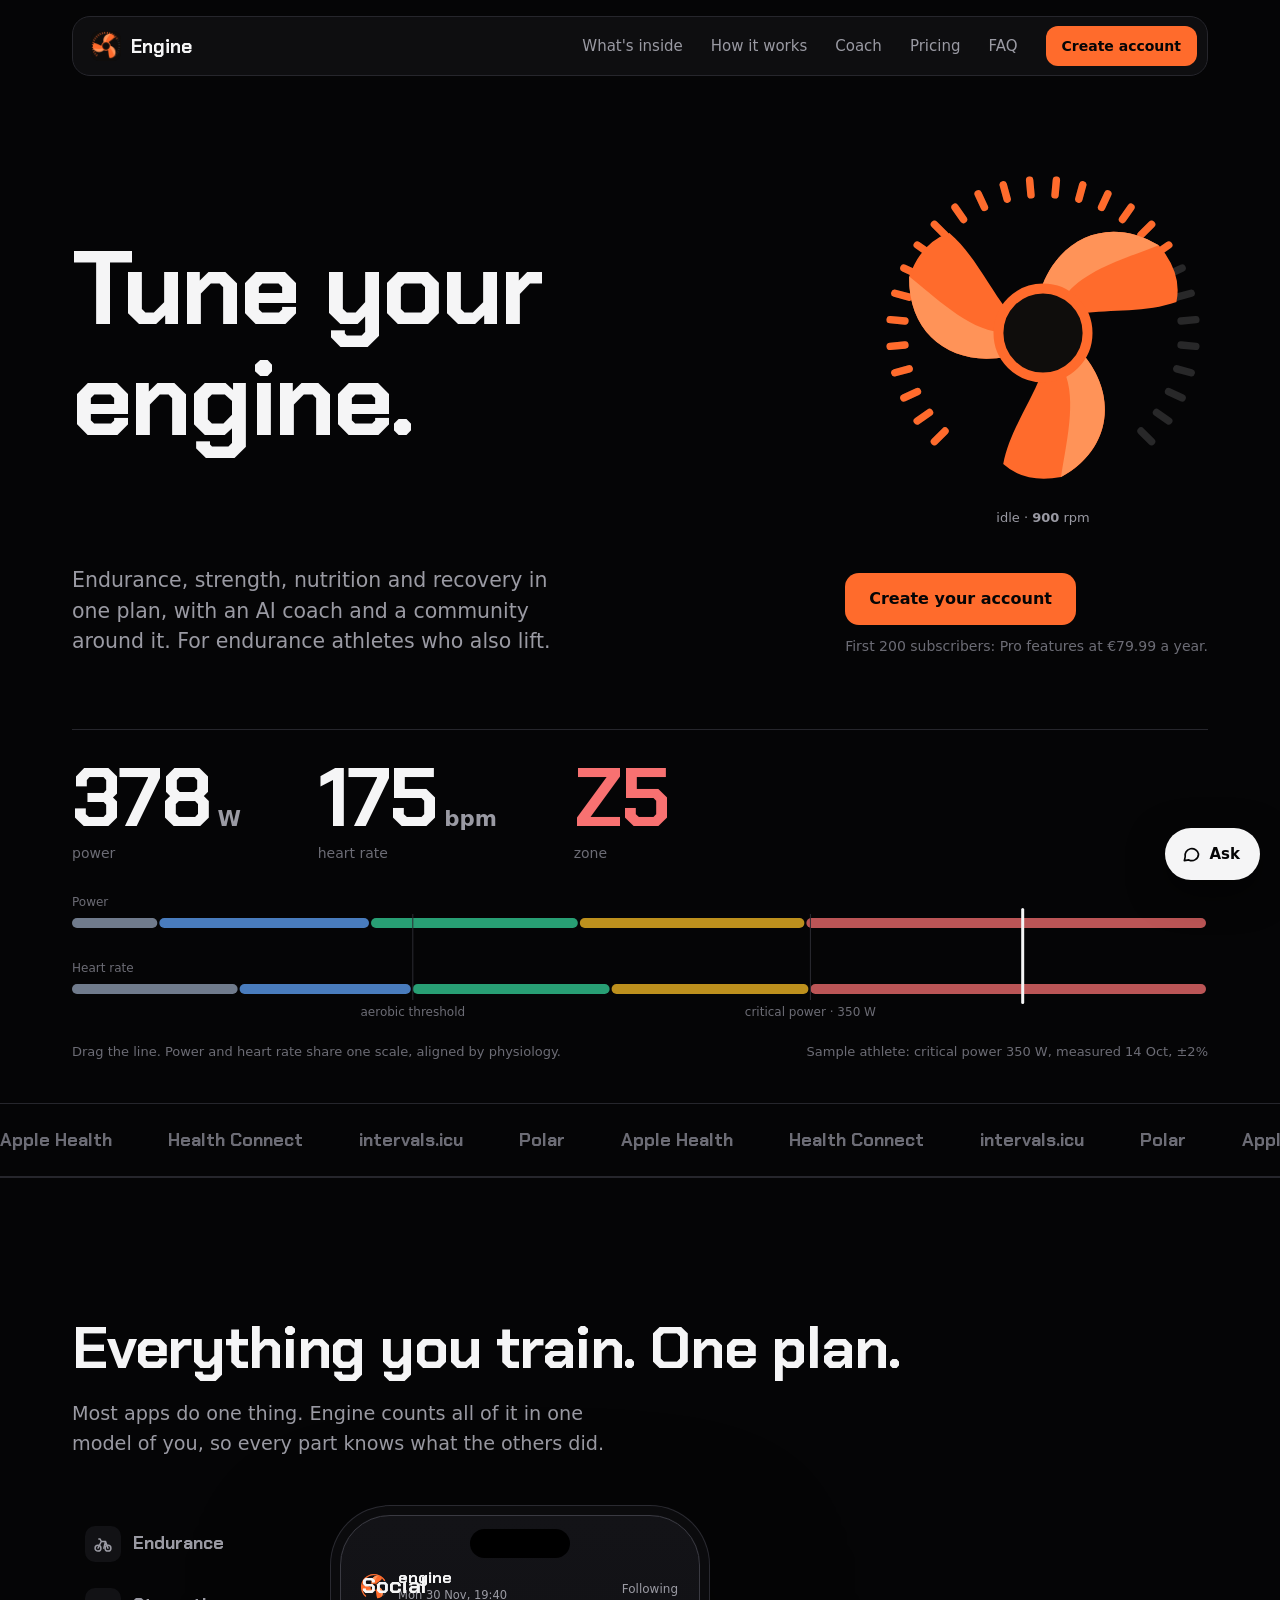
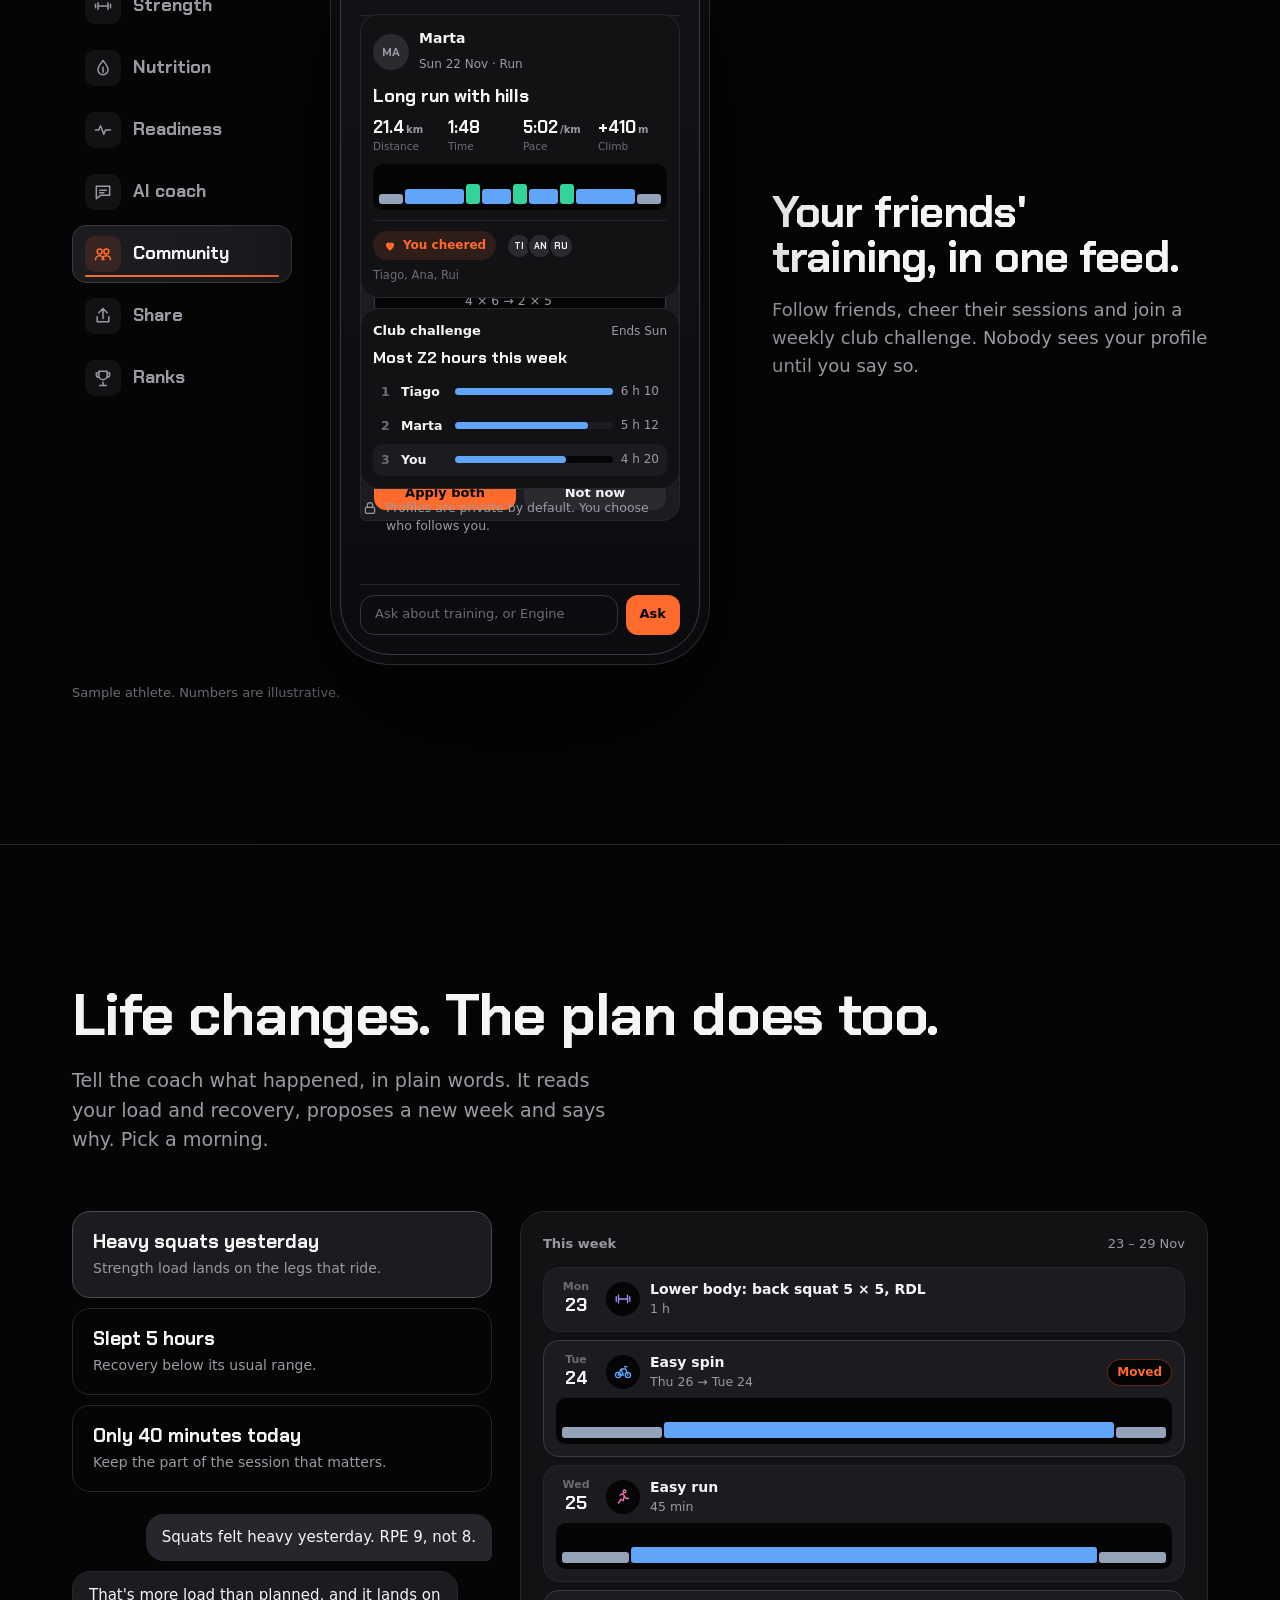
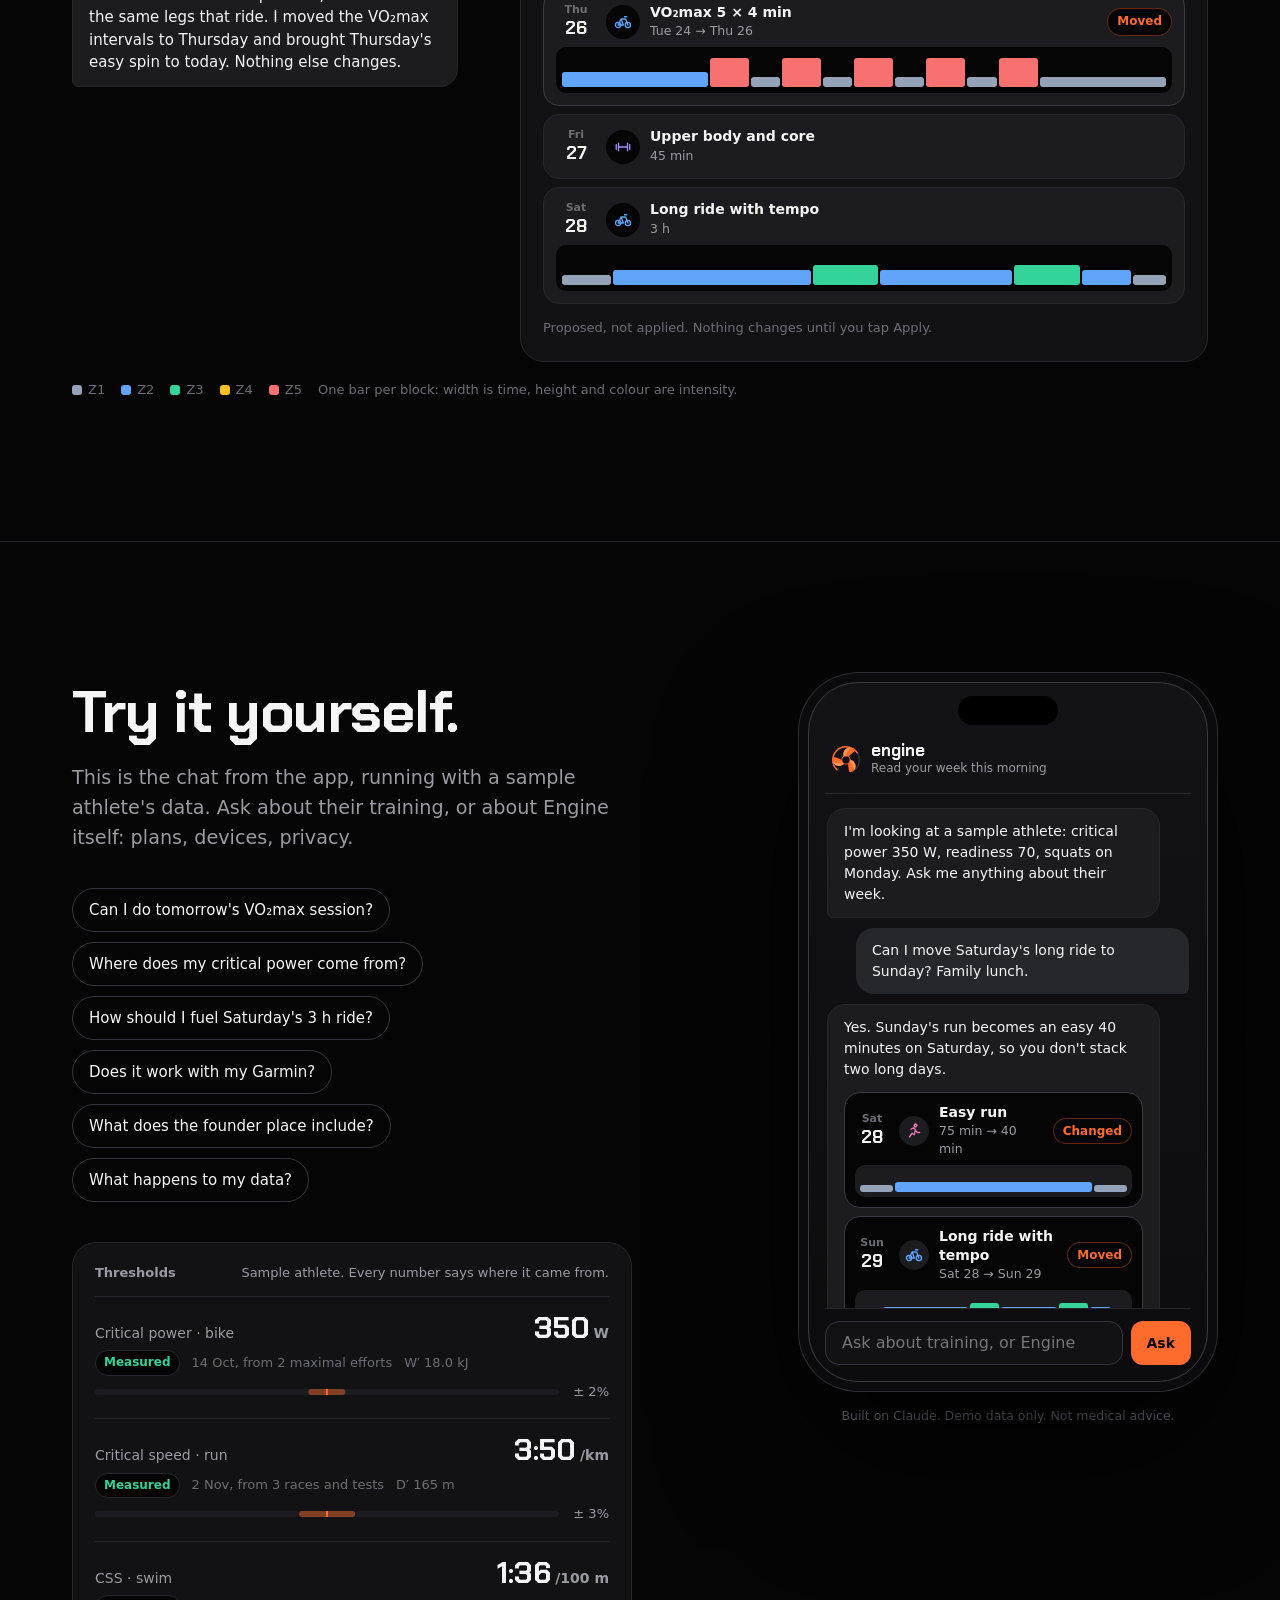
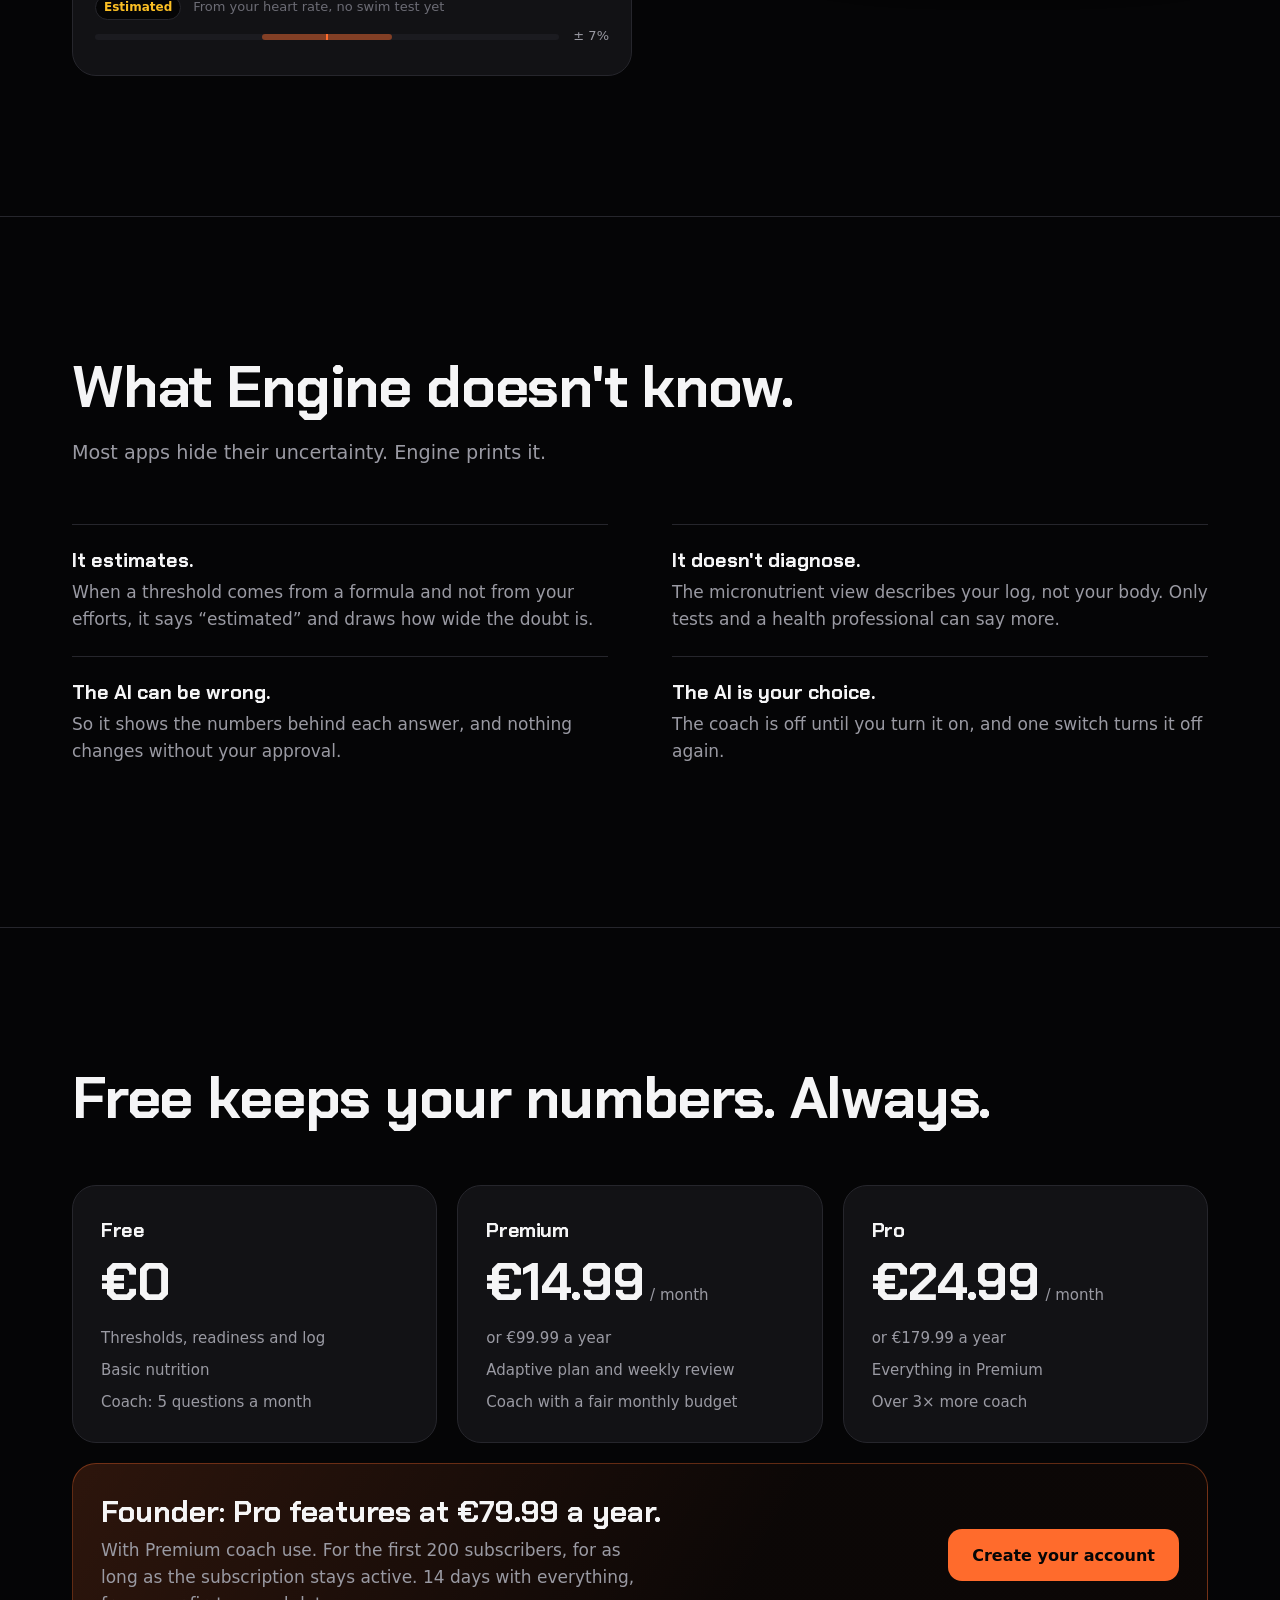
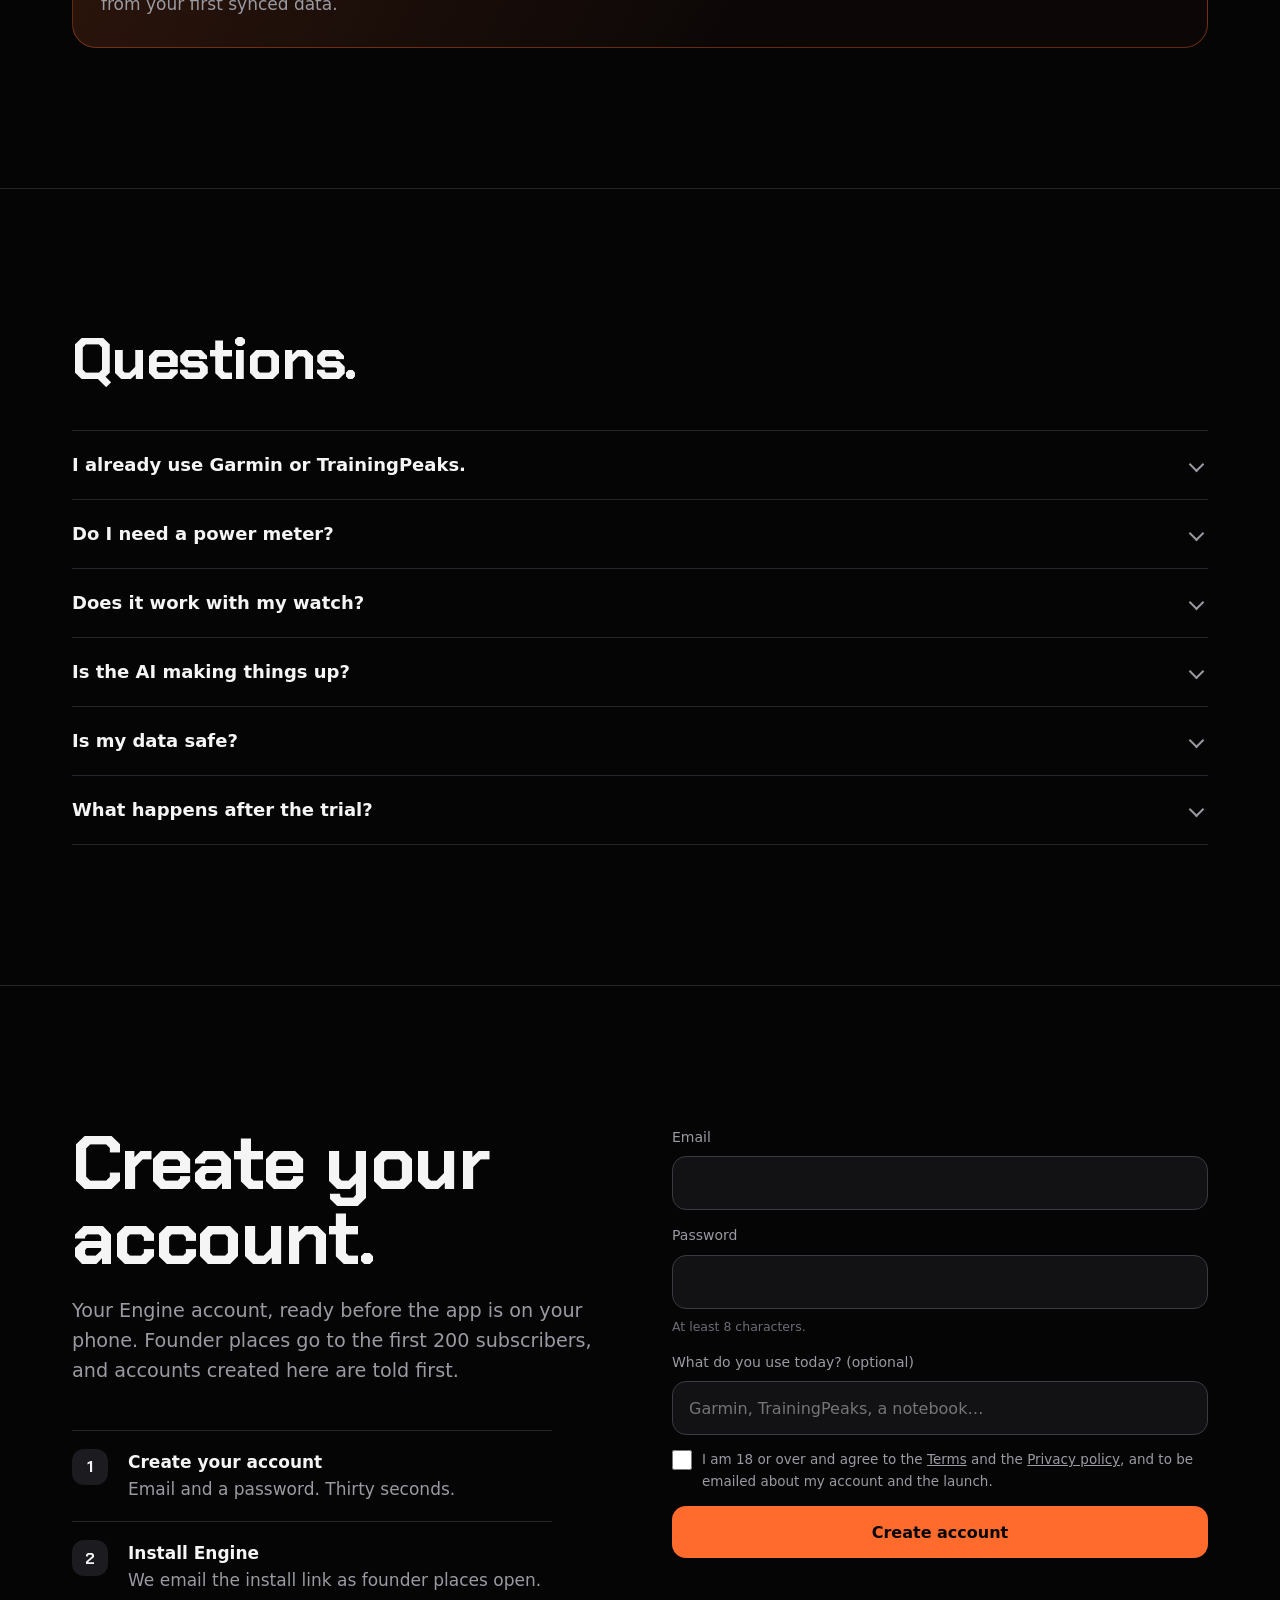
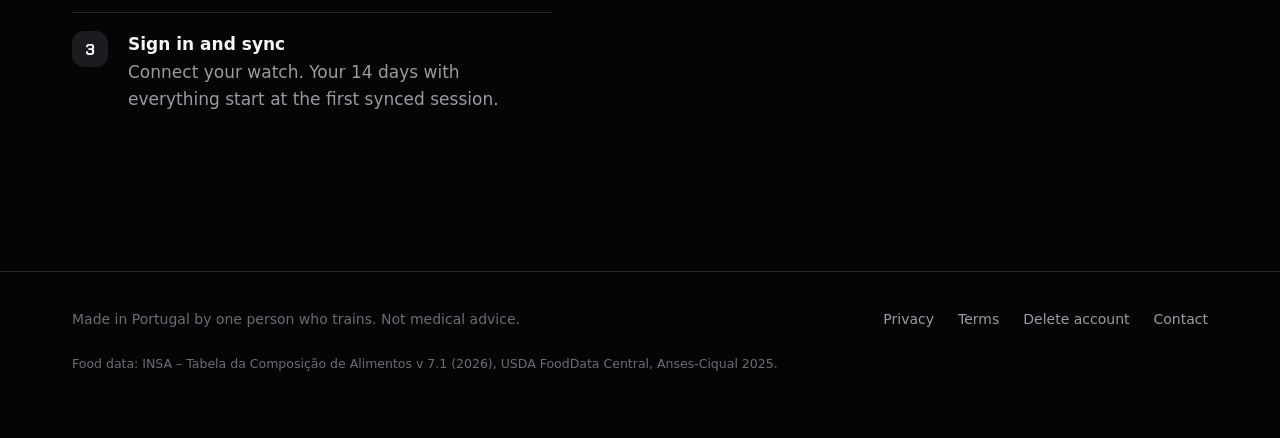
<file: index.html>
<!doctype html>
<html lang="en">
<head>
<meta charset="utf-8" />
<meta name="viewport" content="width=device-width, initial-scale=1" />
<title>Engine — tune your engine: endurance, strength and nutrition in one plan</title>
<meta name="description" content="Tune your engine. Endurance, strength, nutrition and recovery in one plan, with an AI coach that explains every change. For endurance athletes who also lift. EU-hosted." />
<link rel="canonical" href="https://miguelsilva06.github.io/engine-site/" />
<meta property="og:title" content="Engine — tune your engine." />
<meta property="og:description" content="Endurance, strength, nutrition and recovery in one plan. For endurance athletes who also lift." />
<meta property="og:type" content="website" />
<meta name="theme-color" content="#050506" />
<link rel="icon" href="logo.png" />
<link rel="preload" href="fonts/ChakraPetch-Bold.ttf" as="font" type="font/ttf" crossorigin />
<link rel="stylesheet" href="app.css" />
</head>
<body>

<header class="nav"><div class="nav-in">
  <a class="brand" href="./"><img src="logo.png" alt="" width="30" height="30" />Engine</a>
  <nav class="links" aria-label="Sections"><a href="#all">What's inside</a><a href="#adapt">How it works</a><a href="#coach">Coach</a><a href="#pricing">Pricing</a><a href="#faq">FAQ</a></nav>
  <a class="btn small" href="#founder">Create account</a>
</div></header>

<main>
<section class="hero"><div class="wrap">
  <div class="hero-top">
    <h1><span class="ln"><span>Tune your</span></span><span class="ln"><span>engine.</span></span></h1>
    <!-- A turbina de assets/brand/engine-mark-dark.svg. Só o grupo das pás roda, com uma única origem (CSS). -->
    <div class="turbine" id="turbine">
      <svg class="tb-svg" viewBox="0 0 200 200" aria-hidden="true" focusable="false">
        <defs><mask id="tb-ticks" maskUnits="userSpaceOnUse" x="0" y="0" width="200" height="200"><path d="M40.6 159.4 L34.2 165.8 M31.2 148.2 L23.8 153.3 M23.9 135.5 L15.7 139.3 M18.9 121.7 L10.2 124.1 M16.3 107.3 L7.4 108.1 M16.3 92.7 L7.4 91.9 M18.9 78.3 L10.2 75.9 M23.9 64.5 L15.7 60.7 M31.2 51.8 L23.8 46.7 M40.6 40.6 L34.2 34.2 M51.8 31.2 L46.7 23.8 M64.5 23.9 L60.7 15.7 M78.3 18.9 L75.9 10.2 M92.7 16.3 L91.9 7.4 M107.3 16.3 L108.1 7.4 M121.7 18.9 L124.1 10.2 M135.5 23.9 L139.3 15.7 M148.2 31.2 L153.3 23.8 M159.4 40.6 L165.8 34.2 M168.8 51.8 L176.2 46.7 M176.1 64.5 L184.3 60.7 M181.1 78.3 L189.8 75.9 M183.7 92.7 L192.6 91.9 M183.7 107.3 L192.6 108.1 M181.1 121.7 L189.8 124.1 M176.1 135.5 L184.3 139.3 M168.8 148.2 L176.2 153.3 M159.4 159.4 L165.8 165.8" stroke="#fff" stroke-width="4.5" stroke-linecap="round" /></mask></defs>
        <path d="M40.6 159.4 L34.2 165.8 M31.2 148.2 L23.8 153.3 M23.9 135.5 L15.7 139.3 M18.9 121.7 L10.2 124.1 M16.3 107.3 L7.4 108.1 M16.3 92.7 L7.4 91.9 M18.9 78.3 L10.2 75.9 M23.9 64.5 L15.7 60.7 M31.2 51.8 L23.8 46.7 M40.6 40.6 L34.2 34.2 M51.8 31.2 L46.7 23.8 M64.5 23.9 L60.7 15.7 M78.3 18.9 L75.9 10.2 M92.7 16.3 L91.9 7.4 M107.3 16.3 L108.1 7.4 M121.7 18.9 L124.1 10.2 M135.5 23.9 L139.3 15.7 M148.2 31.2 L153.3 23.8 M159.4 40.6 L165.8 34.2 M168.8 51.8 L176.2 46.7 M176.1 64.5 L184.3 60.7 M181.1 78.3 L189.8 75.9 M183.7 92.7 L192.6 91.9 M183.7 107.3 L192.6 108.1 M181.1 121.7 L189.8 124.1 M176.1 135.5 L184.3 139.3 M168.8 148.2 L176.2 153.3 M159.4 159.4 L165.8 165.8" stroke="#ffffff" stroke-opacity="0.14" stroke-width="4.5" stroke-linecap="round" />
        <g mask="url(#tb-ticks)"><circle class="tb-arc" id="tb-arc" cx="100" cy="100" r="88.5" fill="none" stroke="#ff6b2c" stroke-width="16" pathLength="360" stroke-dasharray="195 400" transform="rotate(133 100 100)" /></g>
        <g class="tb-rotor" id="tb-rotor"><use href="#rotor-shape" /></g>
        <circle cx="100" cy="100" r="27" fill="#0f0d0c" stroke="#ff6b2c" stroke-width="6" />
      </svg>
      <p class="tb-read" aria-hidden="true"><span id="tb-state">idle</span> · <b id="tb-rpm">900</b> rpm</p>
    </div>
  </div>
  <div class="hero-row fade">
    <p class="sub">Endurance, strength, nutrition and recovery in one plan, with an AI coach and a community around it. For endurance athletes who also lift.</p>
    <div class="cta"><a class="btn" href="#founder">Create your account</a><small>First 200 subscribers: Pro features at €79.99 a year.</small></div>
  </div>

  <div class="instr">
    <div class="readout" aria-hidden="true">
      <div><b id="r-w">350<small>W</small></b><span>power</span></div>
      <div><b id="r-b">168<small>bpm</small></b><span>heart rate</span></div>
      <div class="zone"><b id="r-z">Z4</b><span>zone</span></div>
    </div>
    <div class="ladder" id="ladder" role="slider" tabindex="0" aria-label="Power and heart rate on one line. Drag to read any point." aria-valuemin="155" aria-valuemax="403"></div>
    <div class="instr-note"><span>Drag the line. Power and heart rate share one scale, aligned by physiology.</span><span>Sample athlete: critical power 350 W, measured 14 Oct, ±2%</span></div>
  </div>
</div></section>

<div class="strip" aria-label="Works with"><div class="marquee">
  <span>Apple Health</span><span>Health Connect</span><span>intervals.icu</span><span>Polar</span><span aria-hidden="true">Apple Health</span><span aria-hidden="true">Health Connect</span><span aria-hidden="true">intervals.icu</span><span aria-hidden="true">Polar</span>
  <span aria-hidden="true">Apple Health</span><span aria-hidden="true">Health Connect</span><span aria-hidden="true">intervals.icu</span><span aria-hidden="true">Polar</span><span aria-hidden="true">Apple Health</span><span aria-hidden="true">Health Connect</span><span aria-hidden="true">intervals.icu</span><span aria-hidden="true">Polar</span>
</div></div>

<section class="block show-block" id="all"><div class="wrap">
  <h2>Everything you train. One plan.</h2>
  <p class="lede">Most apps do one thing. Engine counts all of it in one model of you, so every part knows what the others did.</p>
  <div class="show" id="show">
    <div class="show-tabs" role="tablist" aria-label="What Engine does" aria-orientation="vertical">
      <button type="button" class="st" role="tab" id="st-endurance" aria-controls="sp-endurance" aria-selected="true"><span class="st-i"><svg viewBox="0 0 24 24" aria-hidden="true"><circle cx="6" cy="17" r="3.5"/><circle cx="18" cy="17" r="3.5"/><path d="M6 17l4-8h5l3 8M10 9l-1.5-3H7M15 9l-2 8"/></svg></span><b>Endurance</b><span class="st-bar" aria-hidden="true"><i></i></span></button>
      <button type="button" class="st" role="tab" id="st-strength" aria-controls="sp-strength" aria-selected="false" tabindex="-1"><span class="st-i"><svg viewBox="0 0 24 24" aria-hidden="true"><path d="M3 10v4M6 8v8M18 8v8M21 10v4M6 12h12"/></svg></span><b>Strength</b><span class="st-bar" aria-hidden="true"><i></i></span></button>
      <button type="button" class="st" role="tab" id="st-nutrition" aria-controls="sp-nutrition" aria-selected="false" tabindex="-1"><span class="st-i"><svg viewBox="0 0 24 24" aria-hidden="true"><path d="M12 3c3 4 6 7 6 11a6 6 0 0 1-12 0c0-4 3-7 6-11z"/><path d="M12 11v6"/></svg></span><b>Nutrition</b><span class="st-bar" aria-hidden="true"><i></i></span></button>
      <button type="button" class="st" role="tab" id="st-readiness" aria-controls="sp-readiness" aria-selected="false" tabindex="-1"><span class="st-i"><svg viewBox="0 0 24 24" aria-hidden="true"><path d="M3 12h4l2-5 4 10 2-5h6"/></svg></span><b>Readiness</b><span class="st-bar" aria-hidden="true"><i></i></span></button>
      <button type="button" class="st" role="tab" id="st-coach" aria-controls="sp-coach" aria-selected="false" tabindex="-1"><span class="st-i"><svg viewBox="0 0 24 24" aria-hidden="true"><path d="M4 5h16v11H9l-5 4z"/><path d="M8 10h8M8 13h5"/></svg></span><b>AI coach</b><span class="st-bar" aria-hidden="true"><i></i></span></button>
      <button type="button" class="st" role="tab" id="st-community" aria-controls="sp-community" aria-selected="false" tabindex="-1"><span class="st-i"><svg viewBox="0 0 24 24" aria-hidden="true"><circle cx="8" cy="9" r="3"/><circle cx="16" cy="9" r="3"/><path d="M3 19c0-3 2.5-5 5-5s5 2 5 5M11 19c0-3 2.5-5 5-5s5 2 5 5"/></svg></span><b>Community</b><span class="st-bar" aria-hidden="true"><i></i></span></button>
      <button type="button" class="st" role="tab" id="st-share" aria-controls="sp-share" aria-selected="false" tabindex="-1"><span class="st-i"><svg viewBox="0 0 24 24" aria-hidden="true"><path d="M12 3v12M7 8l5-5 5 5"/><path d="M5 13v6h14v-6"/></svg></span><b>Share</b><span class="st-bar" aria-hidden="true"><i></i></span></button>
      <button type="button" class="st" role="tab" id="st-ranks" aria-controls="sp-ranks" aria-selected="false" tabindex="-1"><span class="st-i"><svg viewBox="0 0 24 24" aria-hidden="true"><path d="M8 21h8M12 17v4M7 4h10v5a5 5 0 0 1-10 0z"/><path d="M7 6H4v2a3 3 0 0 0 3 3M17 6h3v2a3 3 0 0 1-3 3"/></svg></span><b>Ranks</b><span class="st-bar" aria-hidden="true"><i></i></span></button>
    </div>

    <div class="show-stage">
      <!-- Uma moldura só, fixa; os ecrãs passam por dentro dela como quem desliza entre ecrãs da app. -->
      <div class="ph-frame" aria-hidden="true"><span class="ph-island"></span></div>

      <div class="sp on" id="sp-endurance" role="tabpanel" aria-labelledby="st-endurance" tabindex="0">
        <div class="ph-screen"><div class="ph-in">
          <div class="ph-bar"><b>Training</b><span>Tue 24 Nov</span></div>
          <div class="ph-card en-card">
            <div class="sx-head"><span class="pl-sport bike" aria-hidden="true"><svg><use href="#i-bike" /></svg></span><div><b>Bike · VO₂max 5 × 4 min</b><span>65 min · TSS 94</span></div><span class="pl-badge">Planned</span></div>
            <div class="pl-strip en-strip" aria-hidden="true"><i style="--f:10;--z:#94A3B8;--h:.3"></i><i style="--f:5;--z:#60A5FA;--h:.45"></i><i style="--f:4;--z:#F87171;--h:1"></i><i style="--f:3;--z:#94A3B8;--h:.3"></i><i style="--f:4;--z:#F87171;--h:1"></i><i style="--f:3;--z:#94A3B8;--h:.3"></i><i style="--f:4;--z:#F87171;--h:1"></i><i style="--f:3;--z:#94A3B8;--h:.3"></i><i style="--f:4;--z:#F87171;--h:1"></i><i style="--f:3;--z:#94A3B8;--h:.3"></i><i style="--f:4;--z:#F87171;--h:1"></i><i style="--f:8;--z:#60A5FA;--h:.45"></i><i style="--f:10;--z:#94A3B8;--h:.3"></i></div>
            <div class="en-axis" aria-hidden="true"><span>0</span><span>15</span><span>30</span><span>45</span><span>65 min</span></div>
            <ol class="en-blocks">
              <li><i style="--z:#60A5FA"></i><b>Warm-up</b><span>15 min</span><em>195–260 W</em></li>
              <li><i style="--z:#F87171"></i><b>5 × 4 min</b><span>Z5</span><em>410 W</em></li>
              <li><i style="--z:#94A3B8"></i><b>Recovery</b><span>3 min</span><em>185 W</em></li>
              <li><i style="--z:#94A3B8"></i><b>Cool-down</b><span>18 min</span><em>195 W</em></li>
            </ol>
          </div>
          <p class="ph-label">Thresholds</p>
          <div class="en-ths">
            <div class="en-th"><span>Critical power</span><b>350<small>W</small></b><em><i>Measured</i>14 Oct · ±2%</em></div>
            <div class="en-th"><span>W′</span><b>18.0<small>kJ</small></b><em>Same efforts</em></div>
            <div class="en-th"><span>Critical speed</span><b>3:50<small>/km</small></b><em><i>Measured</i>2 Nov · ±3%</em></div>
          </div>
          <p class="en-sent"><svg viewBox="0 0 24 24" aria-hidden="true"><path d="M5 12.5l4.5 4.5L19 7.5" /></svg>Sent to your watch via intervals.icu</p>
        </div></div>
        <div class="sp-copy">
          <h3>Zones from your own efforts.</h3>
          <p>Critical power, critical speed and CSS are fitted from your best efforts, with the date and the error shown. Every workout goes to your watch.</p>
        </div>
      </div>

      <div class="sp" id="sp-strength" role="tabpanel" aria-labelledby="st-strength" tabindex="0">
        <div class="ph-screen"><div class="ph-in">
          <div class="ph-bar"><b>Training</b><span>Mon 23 Nov</span></div>
          <div class="ph-card sx-sess">
            <div class="sx-head"><span class="pl-sport lift" aria-hidden="true"><svg><use href="#i-lift" /></svg></span><div><b>Lower body, heavy</b><span>55 min</span></div><span class="pl-badge">Done</span></div>
            <div class="ex">
              <div class="ex-top"><b>Back squat</b><span>5 × 5 · RPE 8</span></div>
              <ol class="sets5" aria-label="Five sets of 100 kilograms for 5 reps"><li><b>100</b><span>kg × 5</span></li><li><b>100</b><span>kg × 5</span></li><li><b>100</b><span>kg × 5</span></li><li><b>100</b><span>kg × 5</span></li><li><b>100</b><span>kg × 5</span></li></ol>
            </div>
            <div class="ex">
              <div class="ex-top"><b>Romanian deadlift</b><span>3 × 8 · RPE 7</span></div>
              <ol class="sets5" aria-label="Three sets of 80 kilograms for 8 reps"><li><b>80</b><span>kg × 8</span></li><li><b>80</b><span>kg × 8</span></li><li><b>80</b><span>kg × 8</span></li></ol>
            </div>
            <div class="sx-load"><span>Session load</span><b>62</b></div>
          </div>
          <div class="ph-card sx-week">
            <div class="sx-wtop"><b>Training load this week</b><span>544 total</span></div>
            <div class="wchart" role="img" aria-label="Training load by day. Monday gym 62. Tuesday bike 94. Wednesday run 55. Thursday gym 45 and bike 42. Friday rest. Saturday bike 172. Sunday run 74.">
              <div class="wc"><div class="wbar"><i class="g" style="--v:62"></i><em>Squats</em></div><span>M</span></div>
              <div class="wc"><div class="wbar"><i class="b" style="--v:94"></i></div><span>T</span></div>
              <div class="wc"><div class="wbar"><i class="r" style="--v:55"></i></div><span>W</span></div>
              <div class="wc"><div class="wbar"><i class="b" style="--v:42"></i><i class="g" style="--v:45"></i></div><span>T</span></div>
              <div class="wc"><div class="wbar"></div><span>F</span></div>
              <div class="wc"><div class="wbar"><i class="b" style="--v:172"></i></div><span>S</span></div>
              <div class="wc"><div class="wbar"><i class="r" style="--v:74"></i></div><span>S</span></div>
            </div>
            <ul class="wkey"><li><i class="b"></i>Bike<b>308</b></li><li><i class="r"></i>Run<b>129</b></li><li><i class="g"></i>Gym<b>107</b></li></ul>
            <p class="wcap">Strength counts: full weight on fatigue, a fifth on fitness.</p>
          </div>
        </div></div>
        <div class="sp-copy">
          <h3>Your gym counts as training.</h3>
          <p>Log sets, reps and RPE. The session lands in the same weekly load as your rides and runs, so tomorrow's plan already knows about your legs.</p>
        </div>
      </div>

      <div class="sp" id="sp-nutrition" role="tabpanel" aria-labelledby="st-nutrition" tabindex="0">
        <div class="ph-screen"><div class="ph-in">
          <div class="ph-bar"><b>Fuel</b><span>Sat 28 Nov · training day</span></div>
          <div class="ph-card nu-day">
            <div class="nu-kcal"><b>4,050</b><span>kcal today<br />rest day 2,650, white ticks</span></div>
            <div class="nu-m" style="--w:100%;--r:50%;--c:#fbbf24"><div class="nu-l"><span>Carbs</span><b>660<small>g</small></b></div><u><i></i><s></s></u><em>8.9 g/kg · rest day 330 g</em></div>
            <div class="nu-m" style="--w:21%;--r:21%;--c:#f472b6"><div class="nu-l"><span>Protein</span><b>140<small>g</small></b></div><u><i></i><s></s></u><em>1.9 g/kg · same every day</em></div>
            <div class="nu-m" style="--w:14%;--r:13%;--c:#60a5fa"><div class="nu-l"><span>Fat</span><b>95<small>g</small></b></div><u><i></i><s></s></u><em>rest day 85 g</em></div>
          </div>
          <div class="wo">
            <div class="pl-day"><span>Sat</span><b>28</b></div>
            <span class="pl-sport bike" aria-hidden="true"><svg><use href="#i-bike" /></svg></span>
            <div class="pl-info"><b>Long ride with tempo</b><span>3 h · TSS 172</span></div>
            <span class="pl-badge">Planned</span>
            <div class="pl-strip"><i style="--f:15;--z:#94A3B8;--h:.3"></i><i style="--f:60;--z:#60A5FA;--h:.45"></i><i style="--f:20;--z:#34D399;--h:.6"></i><i style="--f:40;--z:#60A5FA;--h:.45"></i><i style="--f:20;--z:#34D399;--h:.6"></i><i style="--f:15;--z:#60A5FA;--h:.45"></i><i style="--f:10;--z:#94A3B8;--h:.3"></i></div>
          </div>
          <ol class="nu-when">
            <li><span>Before</span><b>110<small>g</small></b><em>3 h out</em></li>
            <li class="mid"><span>During</span><b>70<small>g/h</small></b><em>750 ml/h</em></li>
            <li><span>After</span><b>90<small>g</small></b><em>+ 30 g protein</em></li>
          </ol>
          <div class="ph-card nu-slots"><p class="ph-label">On the bike: 23 g every 20 min</p><ol aria-label="Nine feeds of 23 grams, from 20 minutes to 3 hours"><li><b>23</b><span>0:20</span></li><li><b>23</b><span>0:40</span></li><li><b>23</b><span>1:00</span></li><li><b>23</b><span>1:20</span></li><li><b>23</b><span>1:40</span></li><li><b>23</b><span>2:00</span></li><li><b>23</b><span>2:20</span></li><li><b>23</b><span>2:40</span></li><li><b>23</b><span>3:00</span></li></ol></div>
        </div></div>
        <div class="sp-copy">
          <h3>Fuel that follows the plan.</h3>
          <p>Targets rise on training days and come down on rest days. Every session gets its carbohydrate before, during and after, in grams.</p>
        </div>
      </div>

      <div class="sp" id="sp-readiness" role="tabpanel" aria-labelledby="st-readiness" tabindex="0">
        <div class="ph-screen"><div class="ph-in">
          <div class="ph-bar"><b>Today</b><span>Tue 24 Nov · 7:05</span></div>
          <div class="ph-card rd-score">
            <div class="rd-ring" role="img" aria-label="Readiness 72 out of 100">
              <svg viewBox="0 0 120 120" aria-hidden="true"><circle class="t" cx="60" cy="60" r="52" /><circle class="a" cx="60" cy="60" r="52" pathLength="100" /></svg>
              <b>72</b>
            </div>
            <div><p class="rd-verdict">Train as planned</p><p class="rd-why">Everything sits inside your usual range. Today's VO₂max session stays.</p></div>
          </div>
          <div class="ph-card rd-hrv">
            <div class="sx-wtop"><b>HRV, 7-day average</b><span><b class="rd-v">68 ms</b> · usual 62–74</span></div>
            <svg class="rd-chart" viewBox="0 0 300 110" preserveAspectRatio="none" role="img" aria-label="HRV over 14 days, inside the usual band for the last week">
              <rect class="band" x="0" y="34" width="300" height="38" />
              <polyline class="ln" points="0,60 23,64 46,58 69,70 92,66 115,74 138,62 161,56 184,52 207,58 230,50 253,54 276,48 300,50" />
            </svg>
            <div class="rd-ax" aria-hidden="true"><span>11 Nov</span><span>band: smallest change that matters</span><span>Today</span></div>
          </div>
          <ul class="ph-card rd-rows">
            <li><span>Resting heart rate</span><b>48 bpm</b><em class="up">↑ 1 vs usual 47</em></li>
            <li><span>Sleep</span><b>7 h 40</b><em class="good">↑ 30 min vs usual</em></li>
            <li><span>Load yesterday</span><b>62</b><em>Squats, as planned</em></li>
          </ul>
        </div></div>
        <div class="sp-copy">
          <h3>Readiness that shows its working.</h3>
          <p>HRV, resting heart rate and sleep are read every morning against your own baseline, not an average. You see why the number is what it is.</p>
        </div>
      </div>

      <div class="sp" id="sp-coach" role="tabpanel" aria-labelledby="st-coach" tabindex="0">
        <div class="ph-screen"><div class="ph-in co-in">
          <div class="co-top">
            <svg viewBox="0 0 200 200" width="28" height="28" aria-hidden="true"><use href="#mark-compact" /><use href="#rotor-shape" /><circle cx="100" cy="100" r="27" fill="#0c0c0f" stroke="#ff6b2c" stroke-width="6" /></svg>
            <div><b>engine</b><span>Mon 30 Nov, 19:40</span></div>
          </div>
          <div class="co-log">
            <p class="bubble me co-1">Half marathon in 3 weeks. Do I keep lifting?</p>
            <div class="bubble coach co-2">
              <p>Yes, with less volume. Your fitness is 76 CTL and still rising. Strength keeps your legs robust; the volume is what costs you. Last heavy legs on Thu 10 Dec, ten days out, at half the sets. The Sunday long run stays.</p>
              <div class="co-card" aria-label="Proposed changes">
                <div class="wo chg">
                  <div class="pl-day"><span>Thu</span><b>10</b></div>
                  <span class="pl-sport lift" aria-hidden="true"><svg><use href="#i-lift" /></svg></span>
                  <div class="pl-info"><b>Legs · back squat</b><span>4 × 6 → 2 × 5</span></div>
                  <span class="pl-badge">Changed</span>
                </div>
                <div class="wo chg">
                  <div class="pl-day"><span>Tue</span><b>8</b></div>
                  <span class="pl-sport run" aria-hidden="true"><svg><use href="#i-run" /></svg></span>
                  <div class="pl-info"><b>Run · 10 × 400 m</b><span>Wed 9 → Tue 8, off the leg day</span></div>
                  <span class="pl-badge">Moved</span>
                  <div class="pl-strip"><i style="--f:15;--z:#60A5FA;--h:.45"></i><i style="--f:2;--z:#F87171;--h:.88"></i><i style="--f:1.5;--z:#94A3B8;--h:.3"></i><i style="--f:2;--z:#F87171;--h:.88"></i><i style="--f:1.5;--z:#94A3B8;--h:.3"></i><i style="--f:2;--z:#F87171;--h:.88"></i><i style="--f:1.5;--z:#94A3B8;--h:.3"></i><i style="--f:2;--z:#F87171;--h:.88"></i><i style="--f:1.5;--z:#94A3B8;--h:.3"></i><i style="--f:2;--z:#F87171;--h:.88"></i><i style="--f:1.5;--z:#94A3B8;--h:.3"></i><i style="--f:2;--z:#F87171;--h:.88"></i><i style="--f:1.5;--z:#94A3B8;--h:.3"></i><i style="--f:2;--z:#F87171;--h:.88"></i><i style="--f:1.5;--z:#94A3B8;--h:.3"></i><i style="--f:2;--z:#F87171;--h:.88"></i><i style="--f:1.5;--z:#94A3B8;--h:.3"></i><i style="--f:2;--z:#F87171;--h:.88"></i><i style="--f:1.5;--z:#94A3B8;--h:.3"></i><i style="--f:2;--z:#F87171;--h:.88"></i><i style="--f:10;--z:#94A3B8;--h:.3"></i></div>
                </div>
                <div class="co-act" aria-hidden="true"><span class="go">Apply both</span><span>Not now</span></div>
              </div>
            </div>
          </div>
          <div class="co-ask" aria-hidden="true"><span>Ask about training, or Engine</span><i>Ask</i></div>
        </div></div>
        <div class="sp-copy">
          <h3>It explains every change. You approve.</h3>
          <p>Ask about a race, a trip or a hard week. The coach reads your load, proposes the changes with the reason, and waits for your yes.</p>
        </div>
      </div>

      <div class="sp" id="sp-community" role="tabpanel" aria-labelledby="st-community" tabindex="0">
        <div class="ph-screen"><div class="ph-in">
          <div class="ph-bar"><b>Social</b><span>Following</span></div>
          <div class="ph-card cm-post">
            <div class="cm-who"><span class="cm-av" aria-hidden="true">MA</span><div><b>Marta</b><span>Sun 22 Nov · Run</span></div></div>
            <p class="cm-title">Long run with hills</p>
            <div class="cm-nums"><div><b>21.4<small>km</small></b><span>Distance</span></div><div><b>1:48</b><span>Time</span></div><div><b>5:02<small>/km</small></b><span>Pace</span></div><div><b>+410<small>m</small></b><span>Climb</span></div></div>
            <div class="pl-strip cm-strip" aria-hidden="true"><i style="--f:10;--z:#94A3B8;--h:.3"></i><i style="--f:25;--z:#60A5FA;--h:.45"></i><i style="--f:6;--z:#34D399;--h:.6"></i><i style="--f:12;--z:#60A5FA;--h:.45"></i><i style="--f:6;--z:#34D399;--h:.6"></i><i style="--f:12;--z:#60A5FA;--h:.45"></i><i style="--f:6;--z:#34D399;--h:.6"></i><i style="--f:25;--z:#60A5FA;--h:.45"></i><i style="--f:10;--z:#94A3B8;--h:.3"></i></div>
            <div class="cm-react"><span class="cm-kudo"><svg viewBox="0 0 24 24" aria-hidden="true"><path d="M12 20s-7-4.4-7-10a4 4 0 0 1 7-2.6A4 4 0 0 1 19 10c0 5.6-7 10-7 10z" /></svg>You cheered</span><span class="cm-stack" aria-hidden="true"><i>TI</i><i>AN</i><i>RU</i></span><em>Tiago, Ana, Rui</em></div>
          </div>
          <div class="ph-card cm-ch">
            <div class="sx-wtop"><b>Club challenge</b><span>Ends Sun</span></div>
            <p class="cm-chn">Most Z2 hours this week</p>
            <ol class="cm-lb">
              <li><span>1</span><b>Tiago</b><u style="--w:100%"><i></i></u><em>6 h 10</em></li>
              <li><span>2</span><b>Marta</b><u style="--w:84%"><i></i></u><em>5 h 12</em></li>
              <li class="me"><span>3</span><b>You</b><u style="--w:70%"><i></i></u><em>4 h 20</em></li>
            </ol>
          </div>
          <p class="cm-priv"><svg viewBox="0 0 24 24" aria-hidden="true"><rect x="5" y="11" width="14" height="9" rx="2" /><path d="M8 11V8a4 4 0 0 1 8 0v3" /></svg>Profiles are private by default. You choose who follows you.</p>
        </div></div>
        <div class="sp-copy">
          <h3>Your friends' training, in one feed.</h3>
          <p>Follow friends, cheer their sessions and join a weekly club challenge. Nobody sees your profile until you say so.</p>
        </div>
      </div>

      <div class="sp" id="sp-share" role="tabpanel" aria-labelledby="st-share" tabindex="0">
        <div class="ph-screen"><div class="ph-in sh-in">
          <div class="ph-bar"><b>Share</b><span>Tue 24 Nov</span></div>
          <div class="story-card" role="img" aria-label="Story card: Bike, VO2max 5 by 4 minutes, Tuesday 24 November. Average power 288 watts, TSS 94, 1 hour 5 minutes.">
            <svg class="story-bg" viewBox="0 0 200 200" aria-hidden="true"><use href="#mark-compact" /></svg>
            <div class="story-top">
              <svg viewBox="0 0 200 200" width="26" height="26" aria-hidden="true"><use href="#mark-compact" /><use href="#rotor-shape" /><circle cx="100" cy="100" r="27" fill="#0c0c0f" stroke="#ff6b2c" stroke-width="6" /></svg>
              <b>engine</b>
            </div>
            <div class="story-title"><span>Tue 24 Nov 2026</span><b>Bike · VO₂max 5 × 4 min</b></div>
            <div class="story-hero"><b>288<small>W</small></b><span>Average power</span></div>
            <div class="story-row"><div><b>94</b><span>TSS</span></div><div><b>1:05</b><span>Duration</span></div><div><b>410<small>W</small></b><span>Intervals</span></div></div>
            <div class="pl-strip story-strip" aria-hidden="true"><i style="--f:10;--z:#94A3B8;--h:.3"></i><i style="--f:5;--z:#60A5FA;--h:.45"></i><i style="--f:4;--z:#F87171;--h:1"></i><i style="--f:3;--z:#94A3B8;--h:.3"></i><i style="--f:4;--z:#F87171;--h:1"></i><i style="--f:3;--z:#94A3B8;--h:.3"></i><i style="--f:4;--z:#F87171;--h:1"></i><i style="--f:3;--z:#94A3B8;--h:.3"></i><i style="--f:4;--z:#F87171;--h:1"></i><i style="--f:3;--z:#94A3B8;--h:.3"></i><i style="--f:4;--z:#F87171;--h:1"></i><i style="--f:8;--z:#60A5FA;--h:.45"></i><i style="--f:10;--z:#94A3B8;--h:.3"></i></div>
          </div>
          <div class="share-to" aria-hidden="true"><span>Instagram</span><span>WhatsApp</span><span>Save</span></div>
          <p class="share-note">Sized 9:16 for stories. Your fitness curve gets a card too.</p>
        </div></div>
        <div class="sp-copy">
          <h3>Every session, ready for your story.</h3>
          <p>Finish a session and Engine makes a clean card with the numbers that matter. One tap to Instagram, WhatsApp or your camera roll.</p>
        </div>
      </div>

      <div class="sp" id="sp-ranks" role="tabpanel" aria-labelledby="st-ranks" tabindex="0">
        <div class="ph-screen"><div class="ph-in">
          <div class="ph-bar"><b>Ranks</b><span>Engine tiers</span></div>
          <div class="ph-card rk-me">
            <div class="rk-badge">
              <span class="rk-shield" aria-hidden="true"><svg viewBox="0 0 24 24"><path d="M12 3l7 3v5.5c0 4.6-3 8-7 9.5-4-1.5-7-4.9-7-9.5V6z" /></svg></span>
              <div><b>Strong</b><span>2,269 points</span></div>
            </div>
            <div class="rk-prog">
              <div class="rk-pl"><span>Strong</span><span>331 to High-Output</span></div>
              <u><i></i></u>
              <ol class="rk-ladder" aria-label="Tiers: Idle, Warming, Tuned, Strong, High-Output, Race-Ready, Full Engine"><li></li><li></li><li></li><li class="on"></li><li></li><li></li><li></li></ol>
            </div>
            <ul class="rk-src">
              <li><span>Fitness</span><em>power curve, run marks</em><b>1,900</b></li>
              <li><span>Consistency</span><em>52 training days in a row</em><b>260</b></li>
              <li><span>Volume, 7 days</span><em>437 TSS of endurance</em><b>109</b></li>
              <li class="off"><span>Strength</span><em>logged, never ranked</em><b>0</b></li>
            </ul>
          </div>
          <div class="ph-card rk-board">
            <div class="sx-wtop"><b>Athletes like you</b><span>Cycling · 70–80 kg</span></div>
            <ol class="rk-list">
              <li><span>2</span><b>Sofia</b><em>High-Output</em><i>4.99 W/kg</i></li>
              <li><span>3</span><b>Nuno</b><em>High-Output</em><i>4.84 W/kg</i></li>
              <li class="me"><span>4</span><b>You</b><em>Strong</em><i>4.73 W/kg</i></li>
              <li><span>5</span><b>Joana</b><em>Strong</em><i>4.65 W/kg</i></li>
            </ol>
          </div>
        </div></div>
        <div class="sp-copy">
          <h3>Earned, not bought.</h3>
          <p>Your tier comes from fitness and consistency. Strength is logged but never counts, and nothing can be bought. Compare with athletes like you.</p>
        </div>
      </div>
    </div>
  </div>
  <p class="show-note">Sample athlete. Numbers are illustrative.</p>
</div></section>

<!-- Formas partilhadas: a turbina (lib/components/brand/) e os ícones de desporto das linhas de treino. -->
<svg width="0" height="0" style="position:absolute" aria-hidden="true" focusable="false">
  <defs>
    <path id="blade" d="M84.7 79.0 C76.4 47.0 94.3 18.2 130.1 17.3 Q151.4 23.7 157.7 40.3 C146.0 55.5 127.1 65.3 113.0 77.5 Z" />
    <path id="edge" d="M84.7 79.0 C76.4 47.0 94.3 18.2 130.1 17.3 C119.3 32.7 100.0 54.0 99.1 74.0 Z" />
    <g id="rotor-shape">
      <g><use href="#blade" fill="#ff6b2c" /><use href="#edge" fill="#ff9358" /></g>
      <g transform="rotate(120 100 100)"><use href="#blade" fill="#ff6b2c" /><use href="#edge" fill="#ff9358" /></g>
      <g transform="rotate(240 100 100)"><use href="#blade" fill="#ff6b2c" /><use href="#edge" fill="#ff9358" /></g>
    </g>
    <g id="mark-compact">
      <circle cx="100" cy="100" r="88.5" fill="none" stroke="#ffffff" stroke-opacity="0.14" stroke-width="9" pathLength="360" stroke-dasharray="270 400" transform="rotate(133 100 100)" stroke-linecap="round" />
      <circle cx="100" cy="100" r="88.5" fill="none" stroke="#ff6b2c" stroke-width="9" pathLength="360" stroke-dasharray="194.4 400" transform="rotate(133 100 100)" stroke-linecap="round" />
    </g>
    <symbol id="i-bike" viewBox="0 0 24 24"><circle cx="5.5" cy="16" r="3.5" /><circle cx="18.5" cy="16" r="3.5" /><path d="M5.5 16l4-8h6l3 8M9.5 8l3 8h-7M14 5h3" /></symbol>
    <symbol id="i-run" viewBox="0 0 24 24"><circle cx="14" cy="4.5" r="1.8" /><path d="M6 20l3.5-5 3 2 1-6 3 3h3M8 9.5l4-2 2 3.5" /></symbol>
    <symbol id="i-lift" viewBox="0 0 24 24"><path d="M3 9v6M6 7v10M18 7v10M21 9v6M6 12h12" /></symbol>
  </defs>
</svg>

<section class="block" id="adapt"><div class="wrap">
  <h2>Life changes. The plan does too.</h2>
  <p class="lede">Tell the coach what happened, in plain words. It reads your load and recovery, proposes a new week and says why. Pick a morning.</p>
  <div class="adapt">
    <div class="adapt-left">
      <div class="scenarios" role="tablist" aria-label="Example mornings">
        <button type="button" role="tab" id="tab-legs" aria-controls="week-panel" aria-selected="true" data-s="legs"><b>Heavy squats yesterday</b><span>Strength load lands on the legs that ride.</span></button>
        <button type="button" role="tab" id="tab-sleep" aria-controls="week-panel" aria-selected="false" tabindex="-1" data-s="sleep"><b>Slept 5 hours</b><span>Recovery below its usual range.</span></button>
        <button type="button" role="tab" id="tab-time" aria-controls="week-panel" aria-selected="false" tabindex="-1" data-s="time"><b>Only 40 minutes today</b><span>Keep the part of the session that matters.</span></button>
      </div>
      <div class="convo" aria-live="polite">
        <p class="bubble me" id="sc-msg">Squats felt heavy yesterday. RPE 9, not 8.</p>
        <p class="bubble coach" id="sc-reply">That's more load than planned, and it lands on the same legs that ride. I moved the VO₂max intervals to Thursday and brought Thursday's easy spin to today. Nothing else changes.</p>
      </div>
    </div>
    <div class="week-panel" id="week-panel" role="tabpanel" aria-labelledby="tab-legs">
      <div class="week-head"><b>This week</b><span>23 – 29 Nov</span></div>
      <ol class="aweek" id="aweek"></ol>
      <p class="week-foot">Proposed, not applied. Nothing changes until you tap Apply.</p>
    </div>
  </div>
  <div class="zone-key" aria-label="Zone colours"><span><i style="--c:#94A3B8"></i>Z1</span><span><i style="--c:#60A5FA"></i>Z2</span><span><i style="--c:#34D399"></i>Z3</span><span><i style="--c:#FBBF24"></i>Z4</span><span><i style="--c:#F87171"></i>Z5</span><em>One bar per block: width is time, height and colour are intensity.</em></div>
</div></section>

<section class="block" id="coach"><div class="wrap app-grid">
  <div class="app-side">
    <h2>Try it yourself.</h2>
    <p class="lede">This is the chat from the app, running with a sample athlete's data. Ask about their training, or about Engine itself: plans, devices, privacy.</p>
    <div class="chips" id="chips">
      <button type="button">Can I do tomorrow's VO₂max session?</button>
      <button type="button">Where does my critical power come from?</button>
      <button type="button">How should I fuel Saturday's 3 h ride?</button>
      <button type="button">Does it work with my Garmin?</button>
      <button type="button">What does the founder place include?</button>
      <button type="button">What happens to my data?</button>
    </div>

    <div class="thresholds">
      <div class="th-head"><b>Thresholds</b><span>Sample athlete. Every number says where it came from.</span></div>
      <div class="th">
        <div class="th-main"><span class="th-label">Critical power · bike</span><span class="th-val">350<small>W</small></span></div>
        <div class="th-meta"><span class="tag ok">Measured</span><span>14 Oct, from 2 maximal efforts</span><span>W′ 18.0 kJ</span></div>
        <div class="band" aria-label="Error band plus or minus 2 percent"><i style="--w:8%"></i></div><span class="pm">± 2%</span>
      </div>
      <div class="th">
        <div class="th-main"><span class="th-label">Critical speed · run</span><span class="th-val">3:50<small>/km</small></span></div>
        <div class="th-meta"><span class="tag ok">Measured</span><span>2 Nov, from 3 races and tests</span><span>D′ 165 m</span></div>
        <div class="band" aria-label="Error band plus or minus 3 percent"><i style="--w:12%"></i></div><span class="pm">± 3%</span>
      </div>
      <div class="th">
        <div class="th-main"><span class="th-label">CSS · swim</span><span class="th-val">1:36<small>/100 m</small></span></div>
        <div class="th-meta"><span class="tag est">Estimated</span><span>From your heart rate, no swim test yet</span></div>
        <div class="band" aria-label="Error band plus or minus 7 percent"><i style="--w:28%"></i></div><span class="pm">± 7%</span>
      </div>
    </div>
  </div>

  <div class="cphone">
    <div class="cphone-in">
      <div class="cphone-island" aria-hidden="true"></div>
      <div class="chat-top">
        <svg class="mini" id="chat-mark" viewBox="0 0 200 200" width="30" height="30" aria-hidden="true"><use href="#mark-compact" /><g class="rotor"><use href="#rotor-shape" /></g><circle cx="100" cy="100" r="27" fill="#0c0c0f" stroke="#ff6b2c" stroke-width="6" /></svg>
        <div><b>engine</b><span id="chat-status">Read your week this morning</span></div>
      </div>
      <div class="log" id="chat-log" aria-live="polite">
        <div class="m coach">I'm looking at a sample athlete: critical power 350 W, readiness 70, squats on Monday. Ask me anything about their week.</div>
        <div class="m me">Can I move Saturday's long ride to Sunday? Family lunch.</div>
        <div class="m coach">Yes. Sunday's run becomes an easy 40 minutes on Saturday, so you don't stack two long days.
          <div class="plan-card" aria-label="Proposed changes">
            <div class="pc-row">
              <div class="pl-day"><span>Sat</span><b>28</b></div>
              <span class="pl-sport run" aria-hidden="true"><svg><use href="#i-run" /></svg></span>
              <div class="pl-info"><b>Easy run</b><span>75 min → 40 min</span></div>
              <span class="pl-badge">Changed</span>
              <div class="pl-strip"><i style="--f:5;--z:#94A3B8;--h:.3"></i><i style="--f:30;--z:#60A5FA;--h:.45"></i><i style="--f:5;--z:#94A3B8;--h:.3"></i></div>
            </div>
            <div class="pc-row">
              <div class="pl-day"><span>Sun</span><b>29</b></div>
              <span class="pl-sport bike" aria-hidden="true"><svg><use href="#i-bike" /></svg></span>
              <div class="pl-info"><b>Long ride with tempo</b><span>Sat 28 → Sun 29</span></div>
              <span class="pl-badge">Moved</span>
              <div class="pl-strip"><i style="--f:15;--z:#94A3B8;--h:.3"></i><i style="--f:60;--z:#60A5FA;--h:.45"></i><i style="--f:20;--z:#34D399;--h:.6"></i><i style="--f:40;--z:#60A5FA;--h:.45"></i><i style="--f:20;--z:#34D399;--h:.6"></i><i style="--f:15;--z:#60A5FA;--h:.45"></i><i style="--f:10;--z:#94A3B8;--h:.3"></i></div>
            </div>
            <div class="pc-actions" aria-hidden="true"><span class="fake-btn primary">Apply</span><span class="fake-btn">Keep</span></div>
          </div>
        </div>
      </div>
      <form class="ask-row" id="chat-form">
        <input type="text" name="q" maxlength="400" placeholder="Ask about training, or Engine" aria-label="Your question" autocomplete="off" />
        <button class="btn small" type="submit">Ask</button>
      </form>
    </div>
    <p class="chat-note">Built on Claude. Demo data only. Not medical advice.</p>
  </div>
</div></section>

<section class="block"><div class="wrap">
  <h2>What Engine doesn't know.</h2>
  <p class="lede">Most apps hide their uncertainty. Engine prints it.</p>
  <ul class="limits">
    <li><b>It estimates.</b>When a threshold comes from a formula and not from your efforts, it says “estimated” and draws how wide the doubt is.</li>
    <li><b>It doesn't diagnose.</b>The micronutrient view describes your log, not your body. Only tests and a health professional can say more.</li>
    <li><b>The AI can be wrong.</b>So it shows the numbers behind each answer, and nothing changes without your approval.</li>
    <li><b>The AI is your choice.</b>The coach is off until you turn it on, and one switch turns it off again.</li>
  </ul>
</div></section>

<section class="block" id="pricing"><div class="wrap">
  <h2>Free keeps your numbers. Always.</h2>
  <div class="plans">
    <div class="plan"><h3>Free</h3><div class="p">€0</div><ul><li>Thresholds, readiness and log</li><li>Basic nutrition</li><li>Coach: 5 questions a month</li></ul></div>
    <div class="plan"><h3>Premium</h3><div class="p">€14.99<small>/ month</small></div><ul><li>or €99.99 a year</li><li>Adaptive plan and weekly review</li><li>Coach with a fair monthly budget</li></ul></div>
    <div class="plan"><h3>Pro</h3><div class="p">€24.99<small>/ month</small></div><ul><li>or €179.99 a year</li><li>Everything in Premium</li><li>Over 3× more coach</li></ul></div>
  </div>
  <div class="founder"><div><b>Founder: Pro features at €79.99 a year.</b><p>With Premium coach use. For the first 200 subscribers, for as long as the subscription stays active. 14 days with everything, from your first synced data.</p></div><a class="btn" href="#founder">Create your account</a></div>
</div></section>

<section class="block" id="faq"><div class="wrap">
  <h2>Questions.</h2>
  <div class="faq">
    <details><summary>I already use Garmin or TrainingPeaks.</summary><p>Keep them. Engine reads your data and adds what they leave out: the gym, the food, and the source of each number.</p></details>
    <details><summary>Do I need a power meter?</summary><p>No. Running uses critical speed, swimming uses CSS, and heart rate covers the rest.</p></details>
    <details><summary>Does it work with my watch?</summary><p>Apple Health, Health Connect, Polar and intervals.icu (Garmin, COROS and Zwift through it) today. Wahoo and Suunto are in review.</p></details>
    <details><summary>Is the AI making things up?</summary><p>It can be wrong, so it shows the numbers behind each answer and changes nothing without your approval. It is built on Claude, and it only receives your data if you turn it on.</p></details>
    <details><summary>Is my data safe?</summary><p>Hosted in the EU (Ireland). Profiles are private by default. You can export or delete everything in the app, and the AI has an off switch.</p></details>
    <details><summary>What happens after the trial?</summary><p>You move to Free. Your data stays visible and yours.</p></details>
  </div>
</div></section>

<section class="block" id="founder"><div class="wrap join">
  <div>
    <h2>Create your account.</h2>
    <p class="lede">Your Engine account, ready before the app is on your phone. Founder places go to the first 200 subscribers, and accounts created here are told first.</p>
    <ol class="how">
      <li><b>Create your account</b>Email and a password. Thirty seconds.</li>
      <li><b>Install Engine</b>We email the install link as founder places open.</li>
      <li><b>Sign in and sync</b>Connect your watch. Your 14 days with everything start at the first synced session.</li>
    </ol>
  </div>
  <form class="form" id="join-form" novalidate>
    <label>Email<input type="email" name="email" autocomplete="email" required /></label>
    <label>Password<input type="password" name="password" autocomplete="new-password" minlength="8" required /><span class="hint">At least 8 characters.</span></label>
    <label>What do you use today? (optional)<input type="text" name="uses" maxlength="200" placeholder="Garmin, TrainingPeaks, a notebook…" /></label>
    <label class="check"><input type="checkbox" name="consent" /><span>I am 18 or over and agree to the <a href="terms.html">Terms</a> and the <a href="privacy.html">Privacy policy</a>, and to be emailed about my account and the launch.</span></label>
    <button class="btn" type="submit">Create account</button>
    <p class="status" id="join-status" role="status"></p>
  </form>
</div></section>

</main>

<a class="fab" href="#coach" aria-label="Ask the coach"><svg viewBox="0 0 24 24" aria-hidden="true"><path d="M21 12a8 8 0 0 1-11.6 7.1L4 20l1-4.6A8 8 0 1 1 21 12z" /></svg>Ask</a>

<footer><div class="wrap">
  <span class="grow">Made in Portugal by one person who trains. Not medical advice.</span>
  <a href="privacy.html">Privacy</a><a href="terms.html">Terms</a><a href="delete-account.html">Delete account</a><a href="mailto:getengine.app@gmail.com">Contact</a>
  <p class="credits">Food data: INSA – Tabela da Composição de Alimentos v 7.1 (2026), USDA FoodData Central, Anses-Ciqual 2025.</p>
</div></footer>

<script>window.ENGINE_CFG = {"url":"https://mkfxwsvscxqfayuckhcf.supabase.co","key":"eyJhbGciOiJIUzI1NiIsInR5cCI6IkpXVCJ9.eyJpc3MiOiJzdXBhYmFzZSIsInJlZiI6Im1rZnh3c3ZzY3hxZmF5dWNraGNmIiwicm9sZSI6ImFub24iLCJpYXQiOjE3NzYxNzMyMjksImV4cCI6MjA5MTc0OTIyOX0.uEuR2JCPjdx9p32mbUE7RaeSygPgj0aao0q-HZKsbiw"};</script>
<script src="app.js" defer></script>
</body>
</html>
</file>
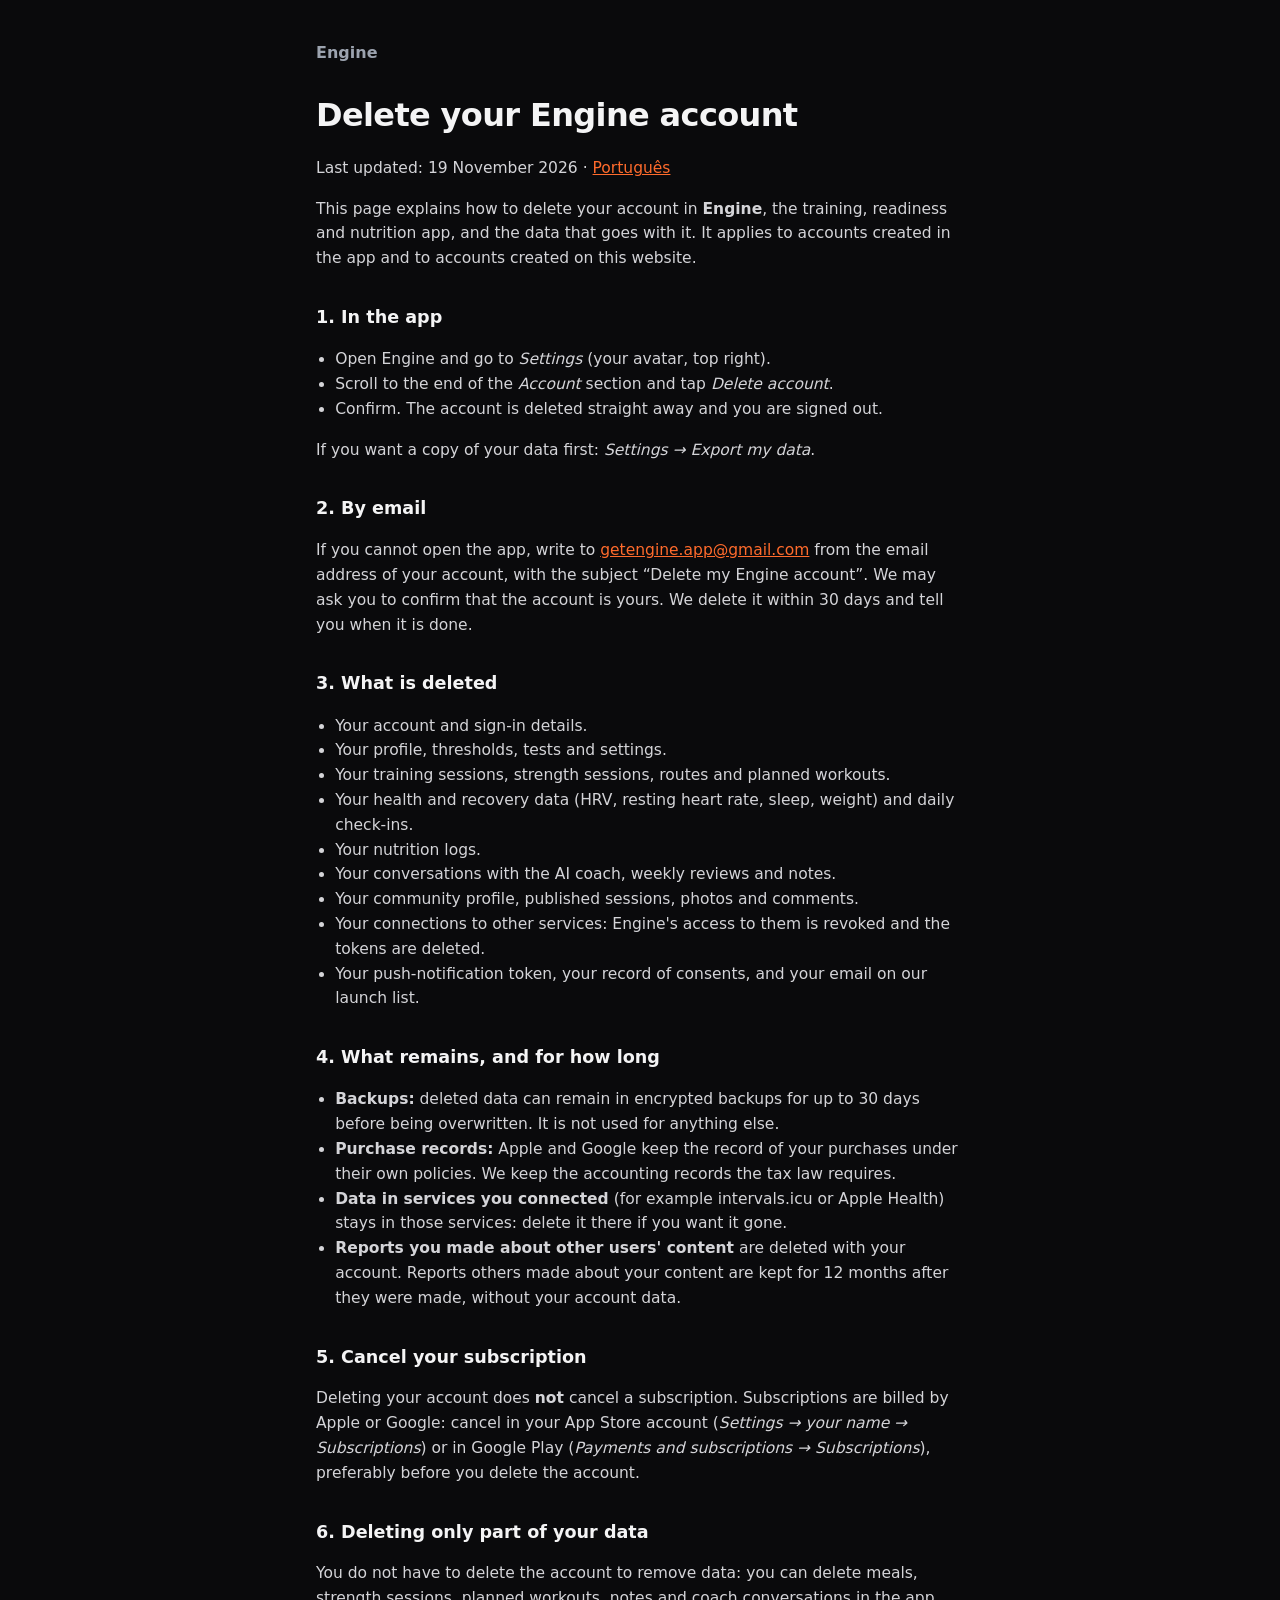
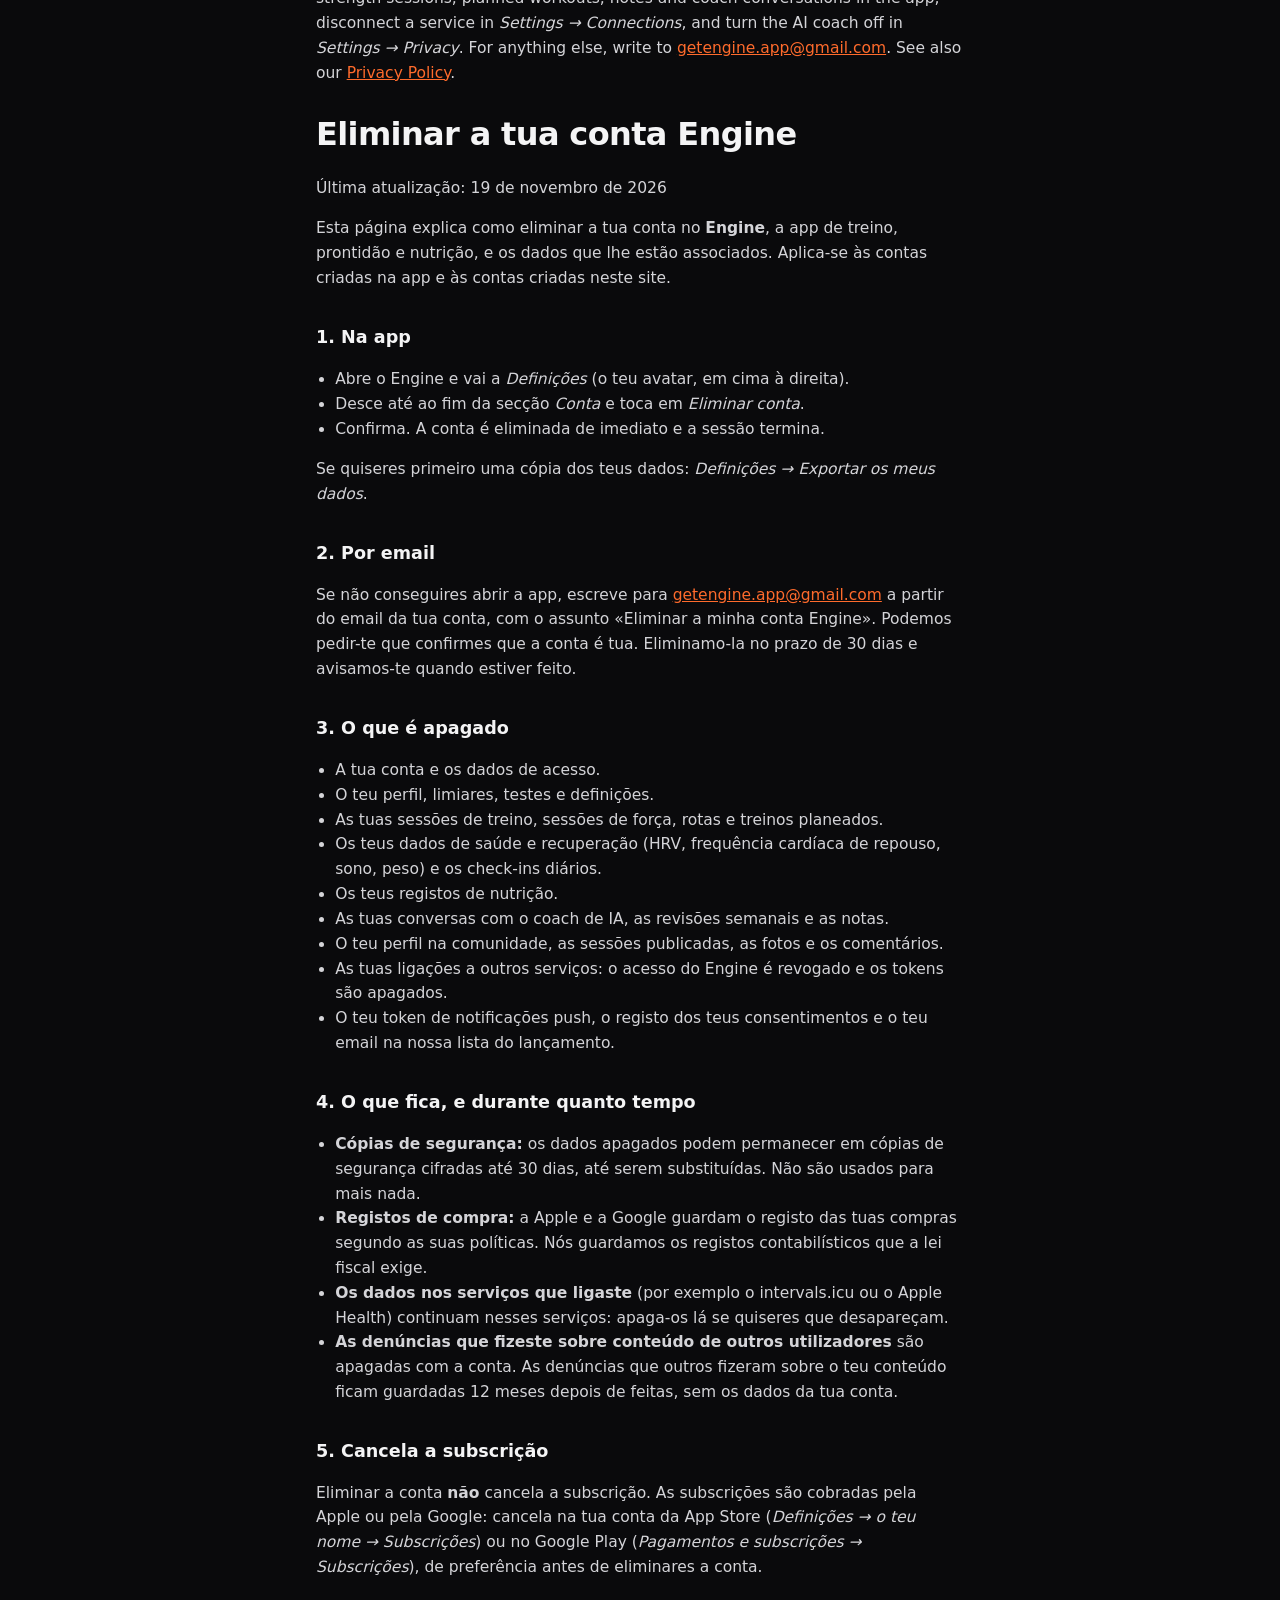
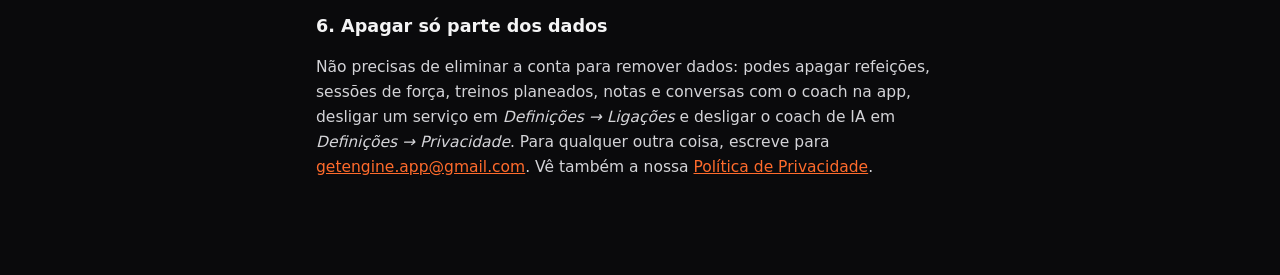
<file: delete-account.html>
<!doctype html>
<html lang="en">
<head>
  <!--
    Account-deletion page required by Google Play (Data safety → account deletion URL).
    Draft written 2026-11-19; periods filled 2026-11-21 (founder-approved). They must
    match site/privacy.html section 8 and supabase/functions/_shared/retentionPolicy.ts.
  -->
  <meta charset="utf-8" />
  <meta name="viewport" content="width=device-width, initial-scale=1" />
  <title>Delete your Engine account</title>
  <meta name="description" content="How to delete your Engine account and data, in the app or by email, and what is deleted." />
  <link rel="icon" href="logo.png" />
  <link rel="stylesheet" href="style.css" />
</head>
<body>
  <main class="doc">
    <a class="back" href="./">Engine</a>
    <h1>Delete your Engine account</h1>
    <p class="meta">Last updated: 19 November 2026 · <a href="#pt">Português</a></p>

    <p>This page explains how to delete your account in <strong>Engine</strong>, the training, readiness and nutrition app, and the data that goes with it. It applies to accounts created in the app and to accounts created on this website.</p>

    <h2>1. In the app</h2>
    <ul>
      <li>Open Engine and go to <em>Settings</em> (your avatar, top right).</li>
      <li>Scroll to the end of the <em>Account</em> section and tap <em>Delete account</em>.</li>
      <li>Confirm. The account is deleted straight away and you are signed out.</li>
    </ul>
    <p>If you want a copy of your data first: <em>Settings → Export my data</em>.</p>

    <h2>2. By email</h2>
    <p>If you cannot open the app, write to <a href="mailto:getengine.app@gmail.com?subject=Delete%20my%20Engine%20account">getengine.app@gmail.com</a> from the email address of your account, with the subject “Delete my Engine account”. We may ask you to confirm that the account is yours. We delete it within 30 days and tell you when it is done.</p>

    <h2>3. What is deleted</h2>
    <ul>
      <li>Your account and sign-in details.</li>
      <li>Your profile, thresholds, tests and settings.</li>
      <li>Your training sessions, strength sessions, routes and planned workouts.</li>
      <li>Your health and recovery data (HRV, resting heart rate, sleep, weight) and daily check-ins.</li>
      <li>Your nutrition logs.</li>
      <li>Your conversations with the AI coach, weekly reviews and notes.</li>
      <li>Your community profile, published sessions, photos and comments.</li>
      <li>Your connections to other services: Engine's access to them is revoked and the tokens are deleted.</li>
      <li>Your push-notification token, your record of consents, and your email on our launch list.</li>
    </ul>

    <h2>4. What remains, and for how long</h2>
    <ul>
      <li><strong>Backups:</strong> deleted data can remain in encrypted backups for up to 30 days before being overwritten. It is not used for anything else.</li>
      <li><strong>Purchase records:</strong> Apple and Google keep the record of your purchases under their own policies. We keep the accounting records the tax law requires.</li>
      <li><strong>Data in services you connected</strong> (for example intervals.icu or Apple Health) stays in those services: delete it there if you want it gone.</li>
      <li><strong>Reports you made about other users' content</strong> are deleted with your account. Reports others made about your content are kept for 12 months after they were made, without your account data.</li>
    </ul>

    <h2>5. Cancel your subscription</h2>
    <p>Deleting your account does <strong>not</strong> cancel a subscription. Subscriptions are billed by Apple or Google: cancel in your App Store account (<em>Settings → your name → Subscriptions</em>) or in Google Play (<em>Payments and subscriptions → Subscriptions</em>), preferably before you delete the account.</p>

    <h2>6. Deleting only part of your data</h2>
    <p>You do not have to delete the account to remove data: you can delete meals, strength sessions, planned workouts, notes and coach conversations in the app, disconnect a service in <em>Settings → Connections</em>, and turn the AI coach off in <em>Settings → Privacy</em>. For anything else, write to <a href="mailto:getengine.app@gmail.com">getengine.app@gmail.com</a>. See also our <a href="privacy.html">Privacy Policy</a>.</p>

    <h1 id="pt" lang="pt-PT">Eliminar a tua conta Engine</h1>
    <div lang="pt-PT">
    <p class="meta">Última atualização: 19 de novembro de 2026</p>

    <p>Esta página explica como eliminar a tua conta no <strong>Engine</strong>, a app de treino, prontidão e nutrição, e os dados que lhe estão associados. Aplica-se às contas criadas na app e às contas criadas neste site.</p>

    <h2>1. Na app</h2>
    <ul>
      <li>Abre o Engine e vai a <em>Definições</em> (o teu avatar, em cima à direita).</li>
      <li>Desce até ao fim da secção <em>Conta</em> e toca em <em>Eliminar conta</em>.</li>
      <li>Confirma. A conta é eliminada de imediato e a sessão termina.</li>
    </ul>
    <p>Se quiseres primeiro uma cópia dos teus dados: <em>Definições → Exportar os meus dados</em>.</p>

    <h2>2. Por email</h2>
    <p>Se não conseguires abrir a app, escreve para <a href="mailto:getengine.app@gmail.com?subject=Eliminar%20a%20minha%20conta%20Engine">getengine.app@gmail.com</a> a partir do email da tua conta, com o assunto «Eliminar a minha conta Engine». Podemos pedir-te que confirmes que a conta é tua. Eliminamo-la no prazo de 30 dias e avisamos-te quando estiver feito.</p>

    <h2>3. O que é apagado</h2>
    <ul>
      <li>A tua conta e os dados de acesso.</li>
      <li>O teu perfil, limiares, testes e definições.</li>
      <li>As tuas sessões de treino, sessões de força, rotas e treinos planeados.</li>
      <li>Os teus dados de saúde e recuperação (HRV, frequência cardíaca de repouso, sono, peso) e os check-ins diários.</li>
      <li>Os teus registos de nutrição.</li>
      <li>As tuas conversas com o coach de IA, as revisões semanais e as notas.</li>
      <li>O teu perfil na comunidade, as sessões publicadas, as fotos e os comentários.</li>
      <li>As tuas ligações a outros serviços: o acesso do Engine é revogado e os tokens são apagados.</li>
      <li>O teu token de notificações push, o registo dos teus consentimentos e o teu email na nossa lista do lançamento.</li>
    </ul>

    <h2>4. O que fica, e durante quanto tempo</h2>
    <ul>
      <li><strong>Cópias de segurança:</strong> os dados apagados podem permanecer em cópias de segurança cifradas até 30 dias, até serem substituídas. Não são usados para mais nada.</li>
      <li><strong>Registos de compra:</strong> a Apple e a Google guardam o registo das tuas compras segundo as suas políticas. Nós guardamos os registos contabilísticos que a lei fiscal exige.</li>
      <li><strong>Os dados nos serviços que ligaste</strong> (por exemplo o intervals.icu ou o Apple Health) continuam nesses serviços: apaga-os lá se quiseres que desapareçam.</li>
      <li><strong>As denúncias que fizeste sobre conteúdo de outros utilizadores</strong> são apagadas com a conta. As denúncias que outros fizeram sobre o teu conteúdo ficam guardadas 12 meses depois de feitas, sem os dados da tua conta.</li>
    </ul>

    <h2>5. Cancela a subscrição</h2>
    <p>Eliminar a conta <strong>não</strong> cancela a subscrição. As subscrições são cobradas pela Apple ou pela Google: cancela na tua conta da App Store (<em>Definições → o teu nome → Subscrições</em>) ou no Google Play (<em>Pagamentos e subscrições → Subscrições</em>), de preferência antes de eliminares a conta.</p>

    <h2>6. Apagar só parte dos dados</h2>
    <p>Não precisas de eliminar a conta para remover dados: podes apagar refeições, sessões de força, treinos planeados, notas e conversas com o coach na app, desligar um serviço em <em>Definições → Ligações</em> e desligar o coach de IA em <em>Definições → Privacidade</em>. Para qualquer outra coisa, escreve para <a href="mailto:getengine.app@gmail.com">getengine.app@gmail.com</a>. Vê também a nossa <a href="privacy.html#pt">Política de Privacidade</a>.</p>
    </div>
  </main>
</body>
</html>
</file>
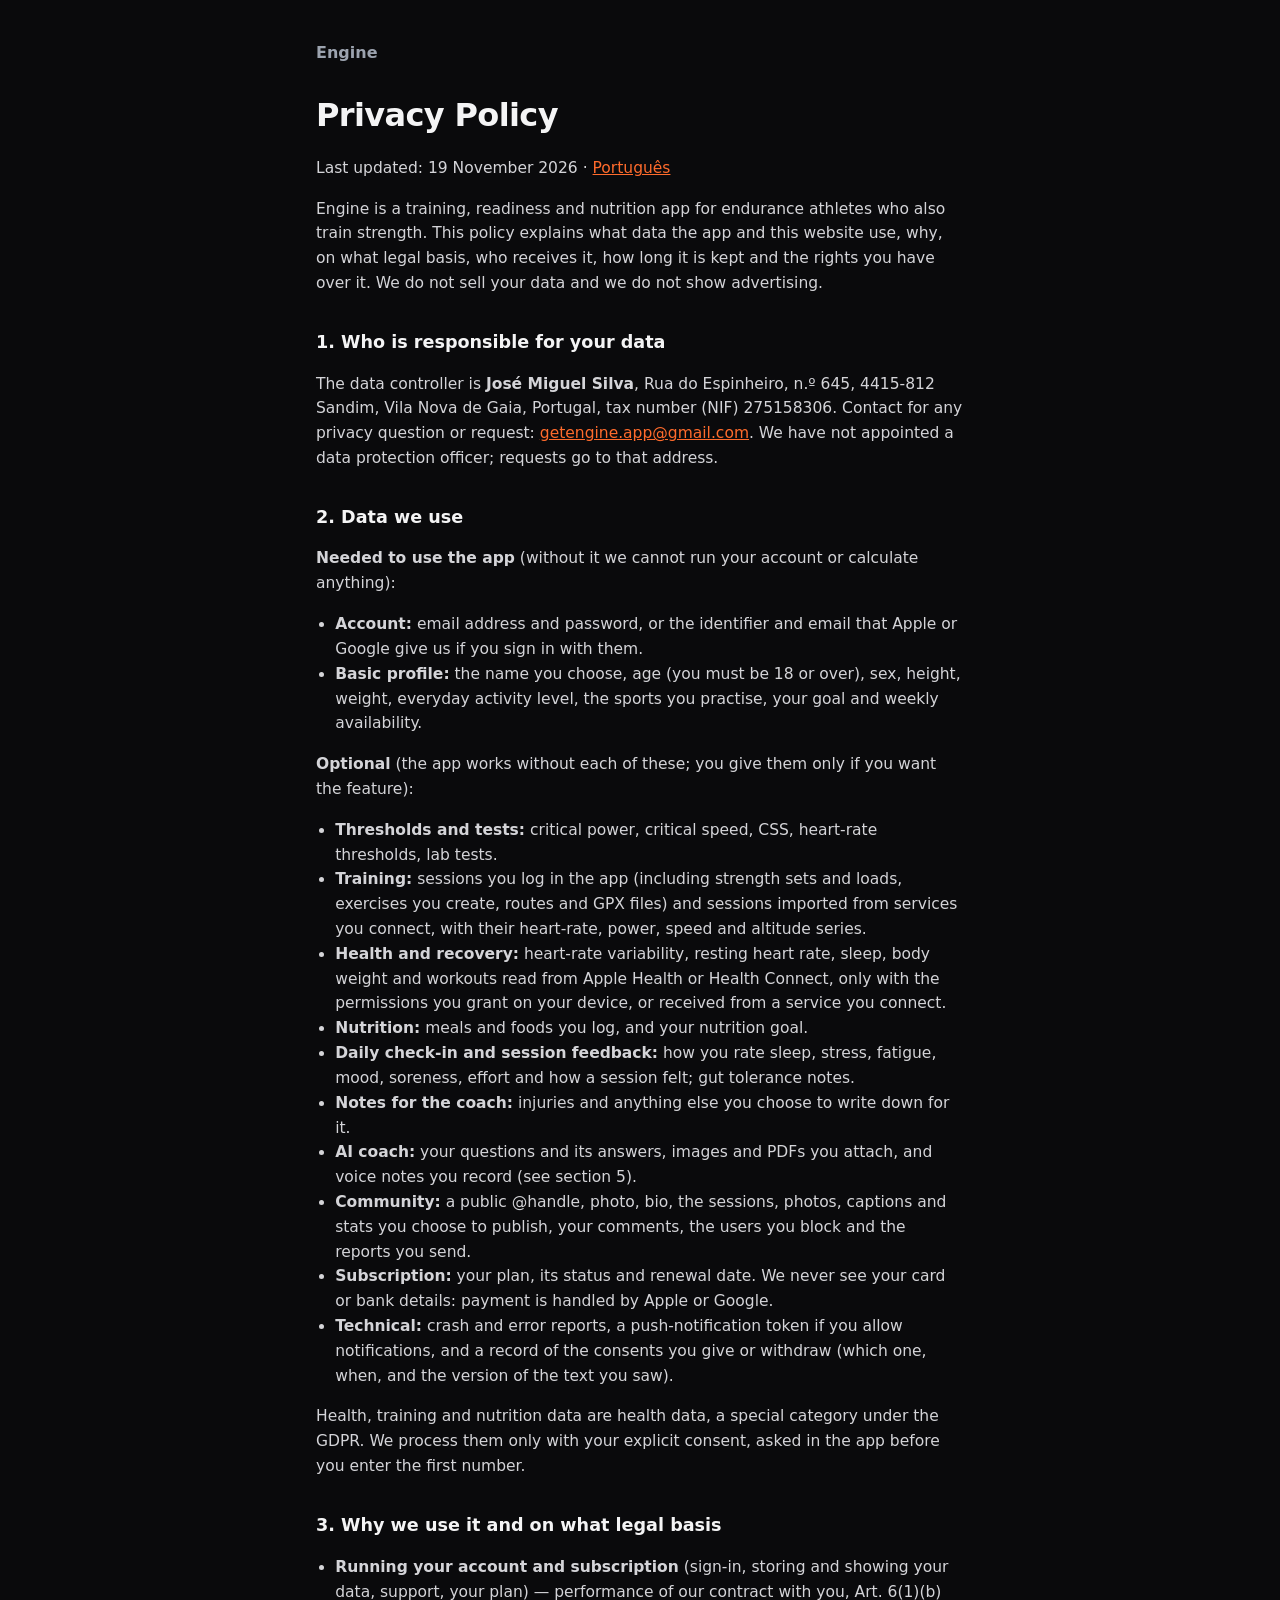
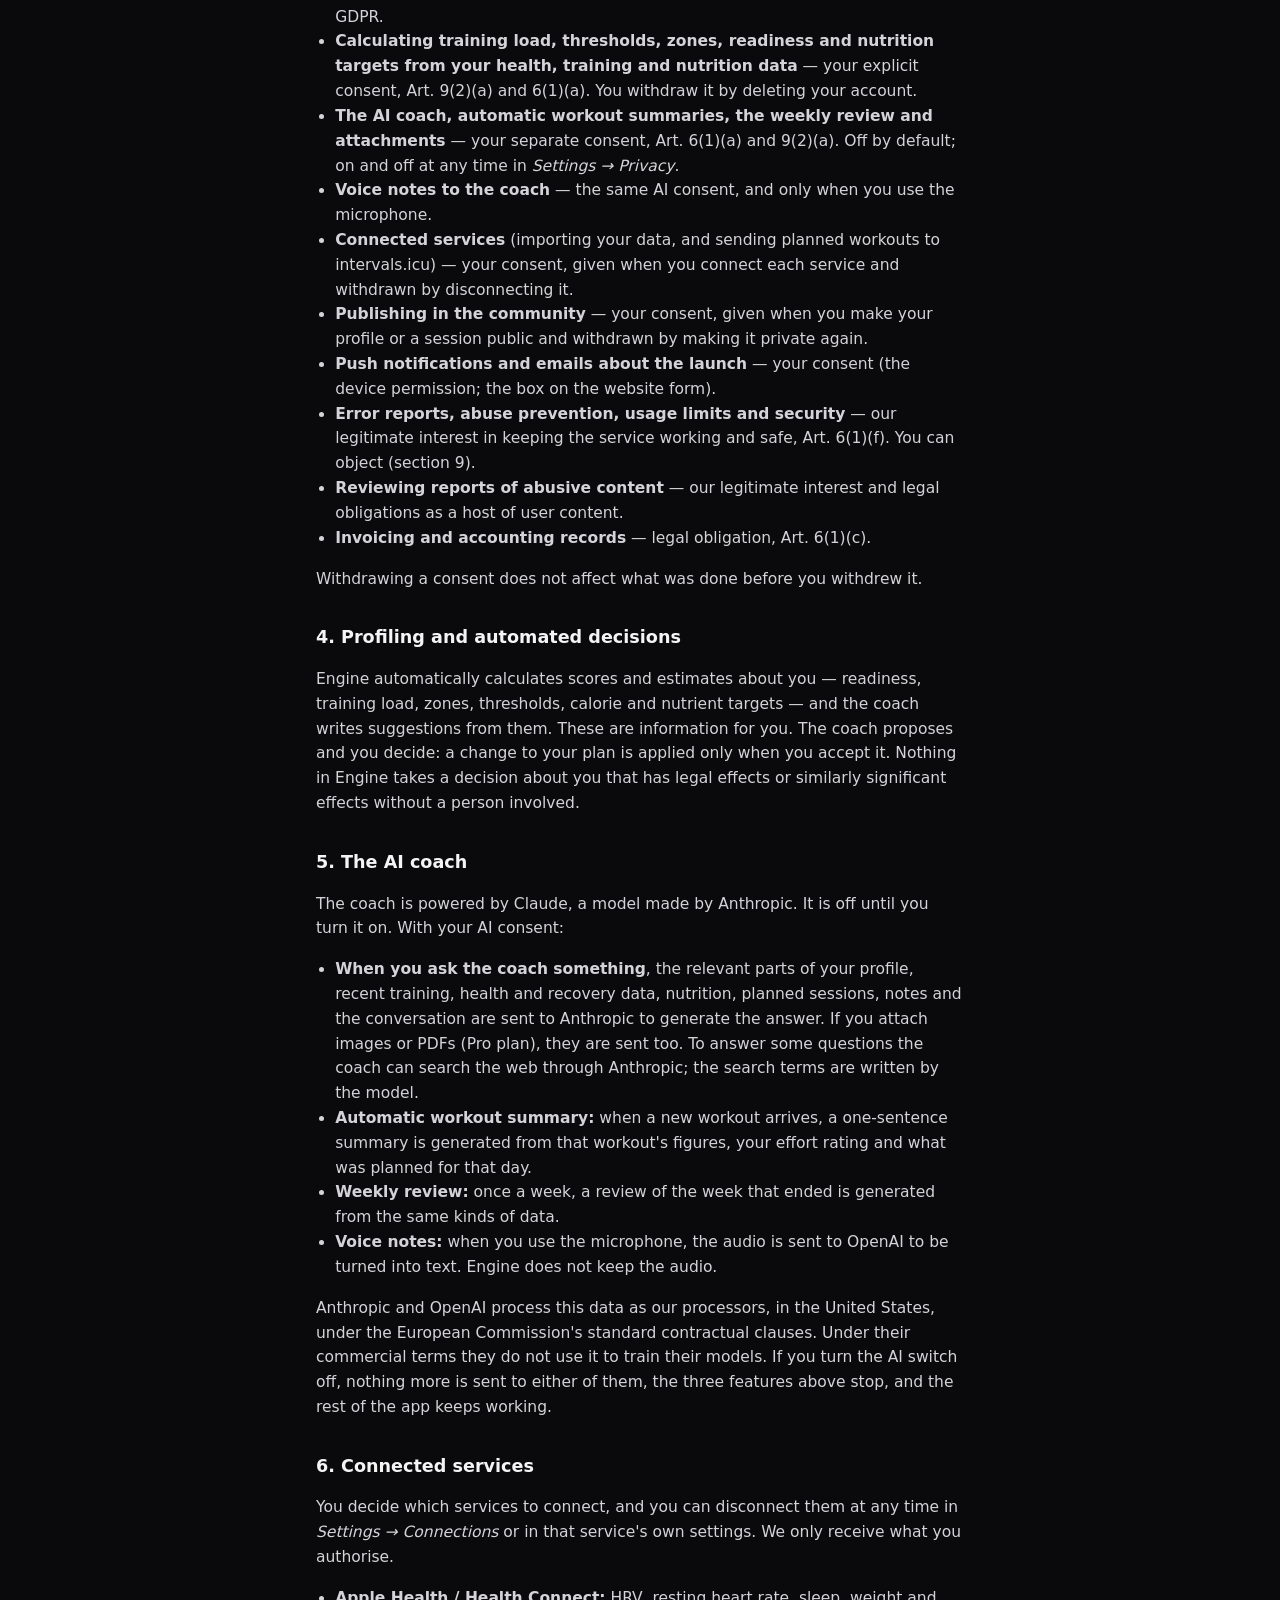
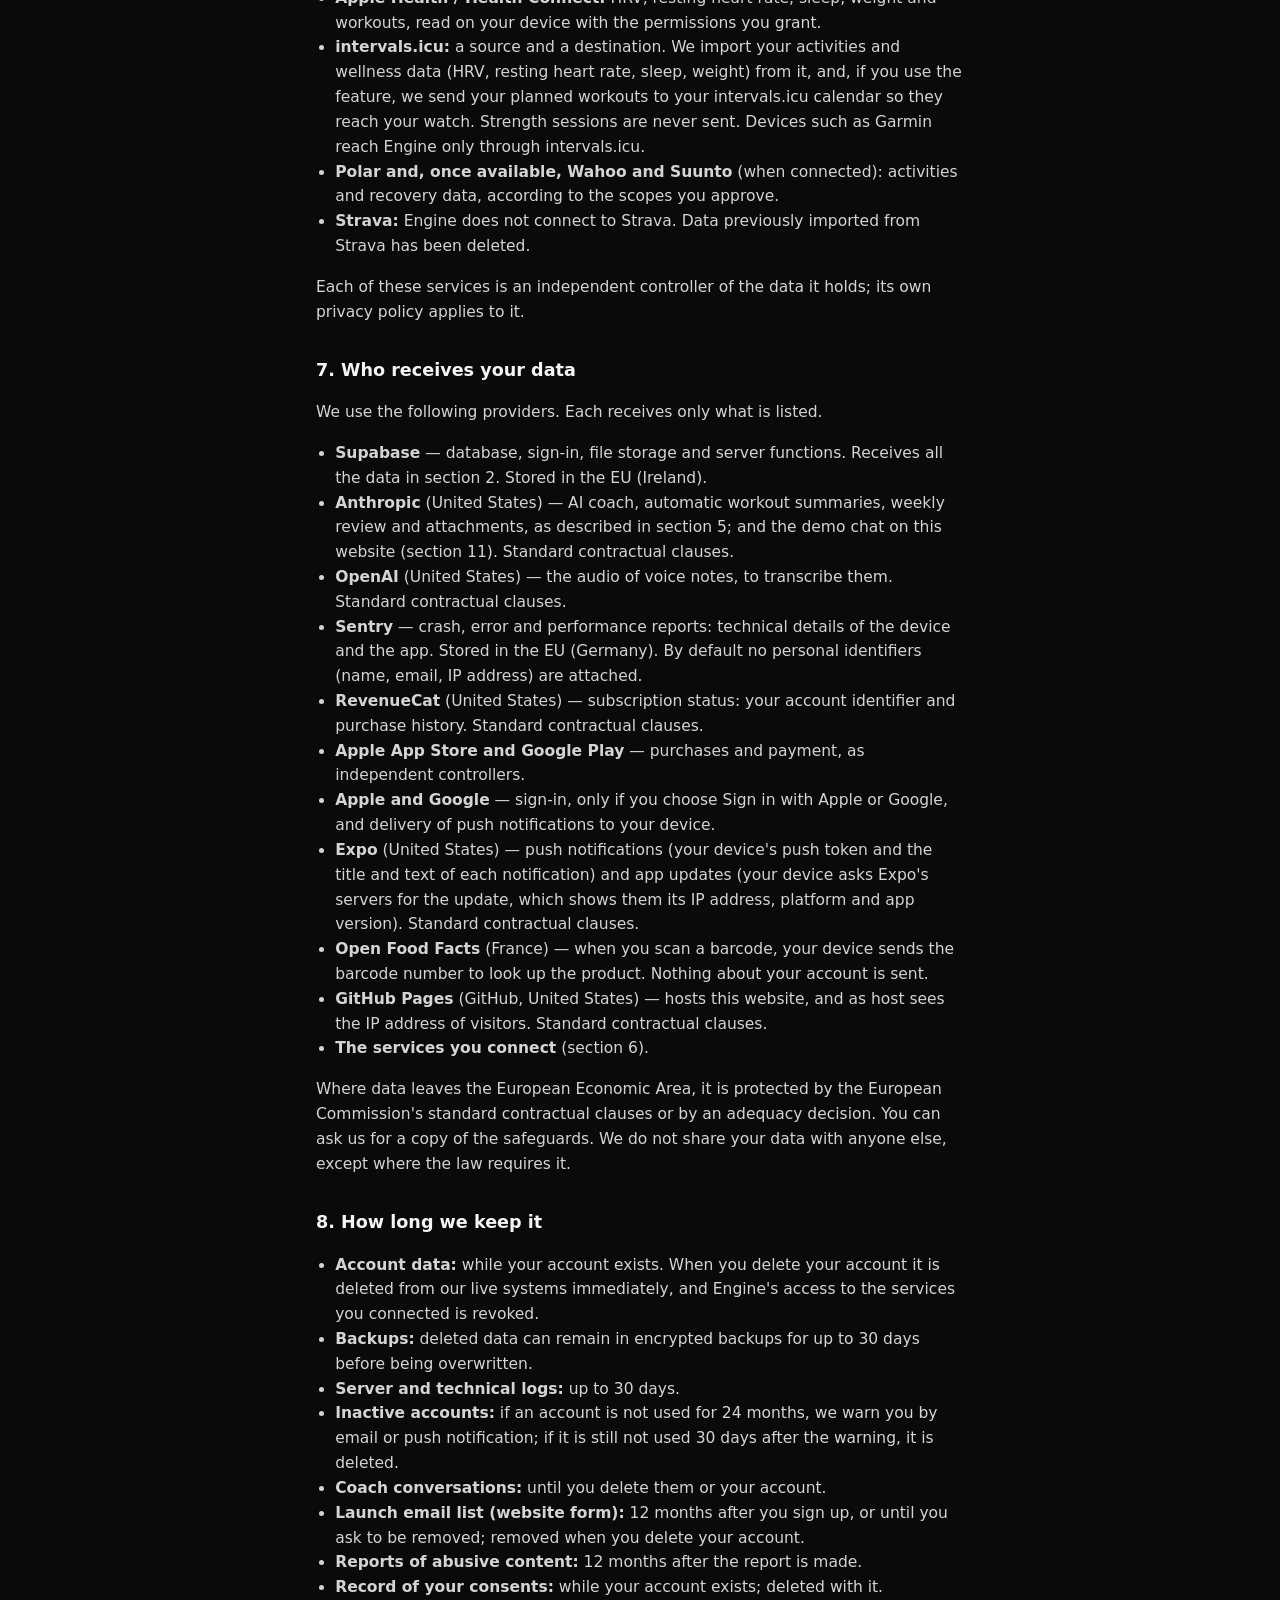
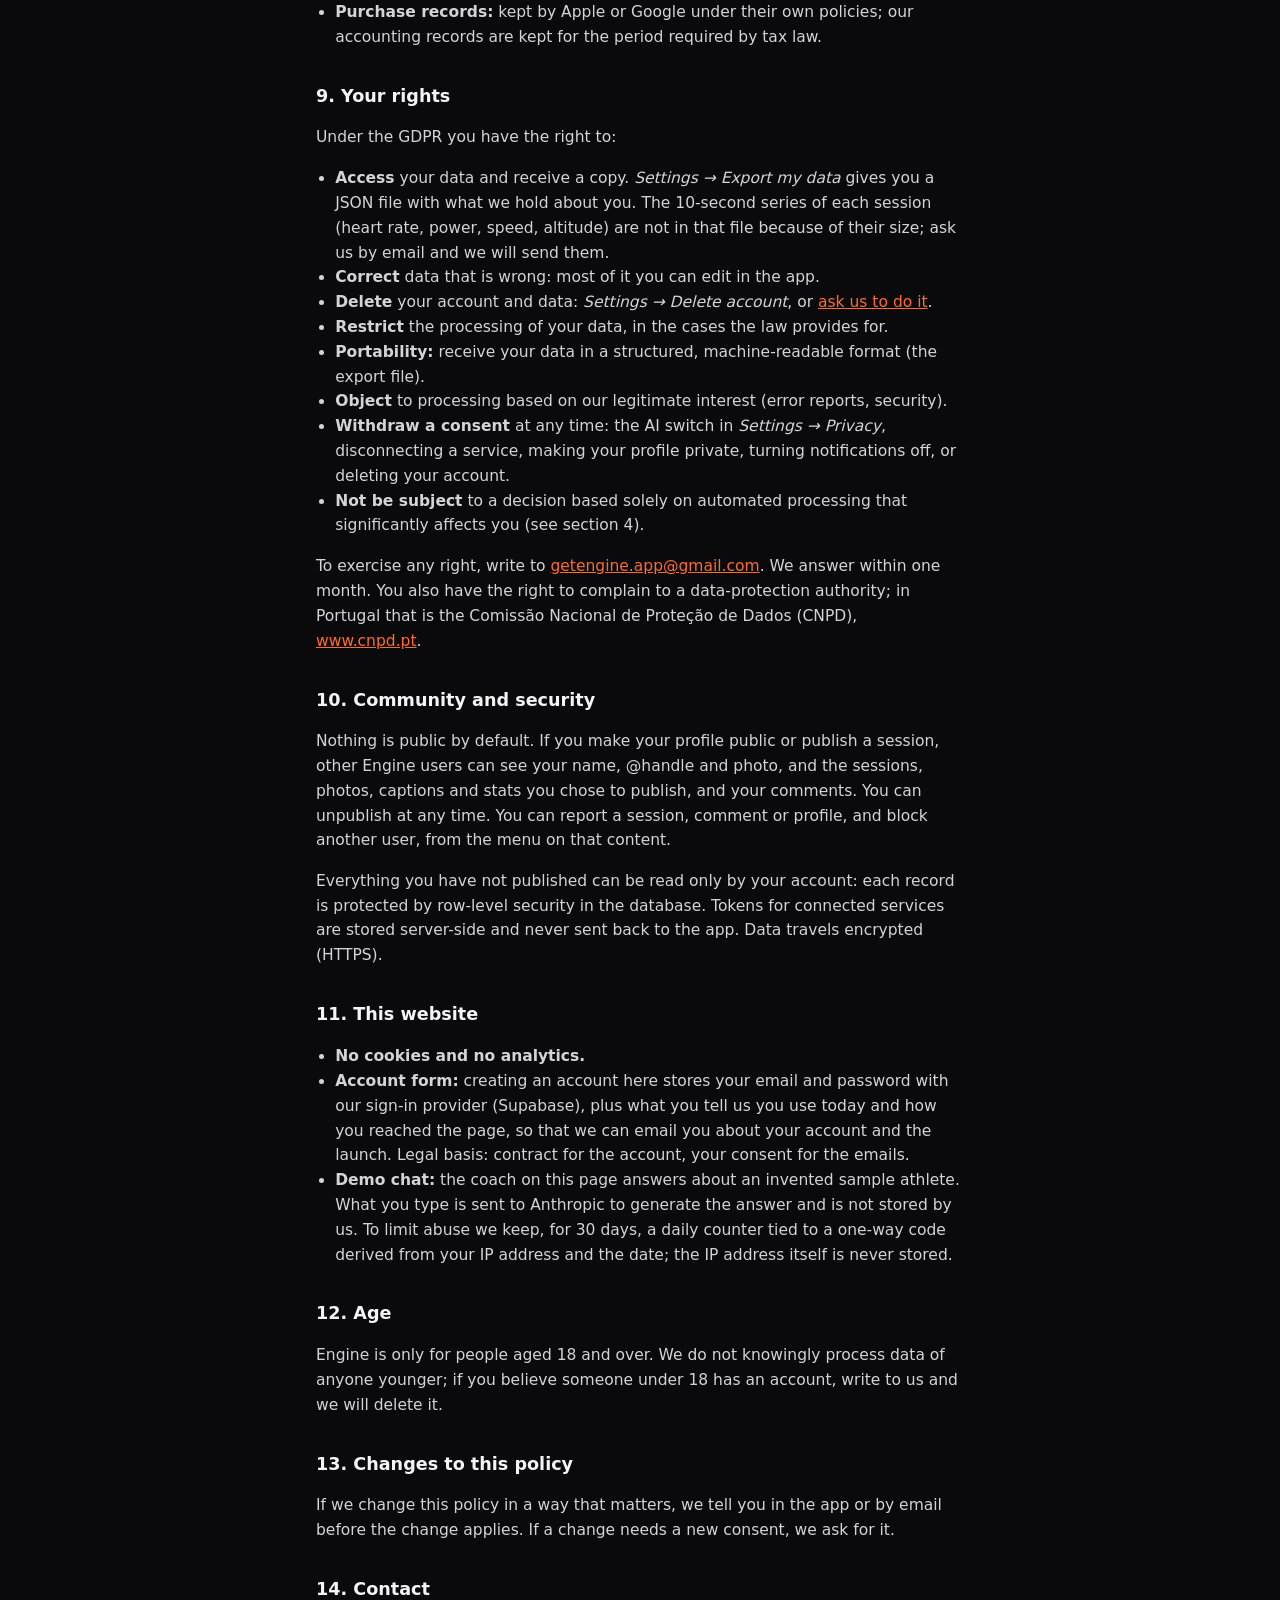
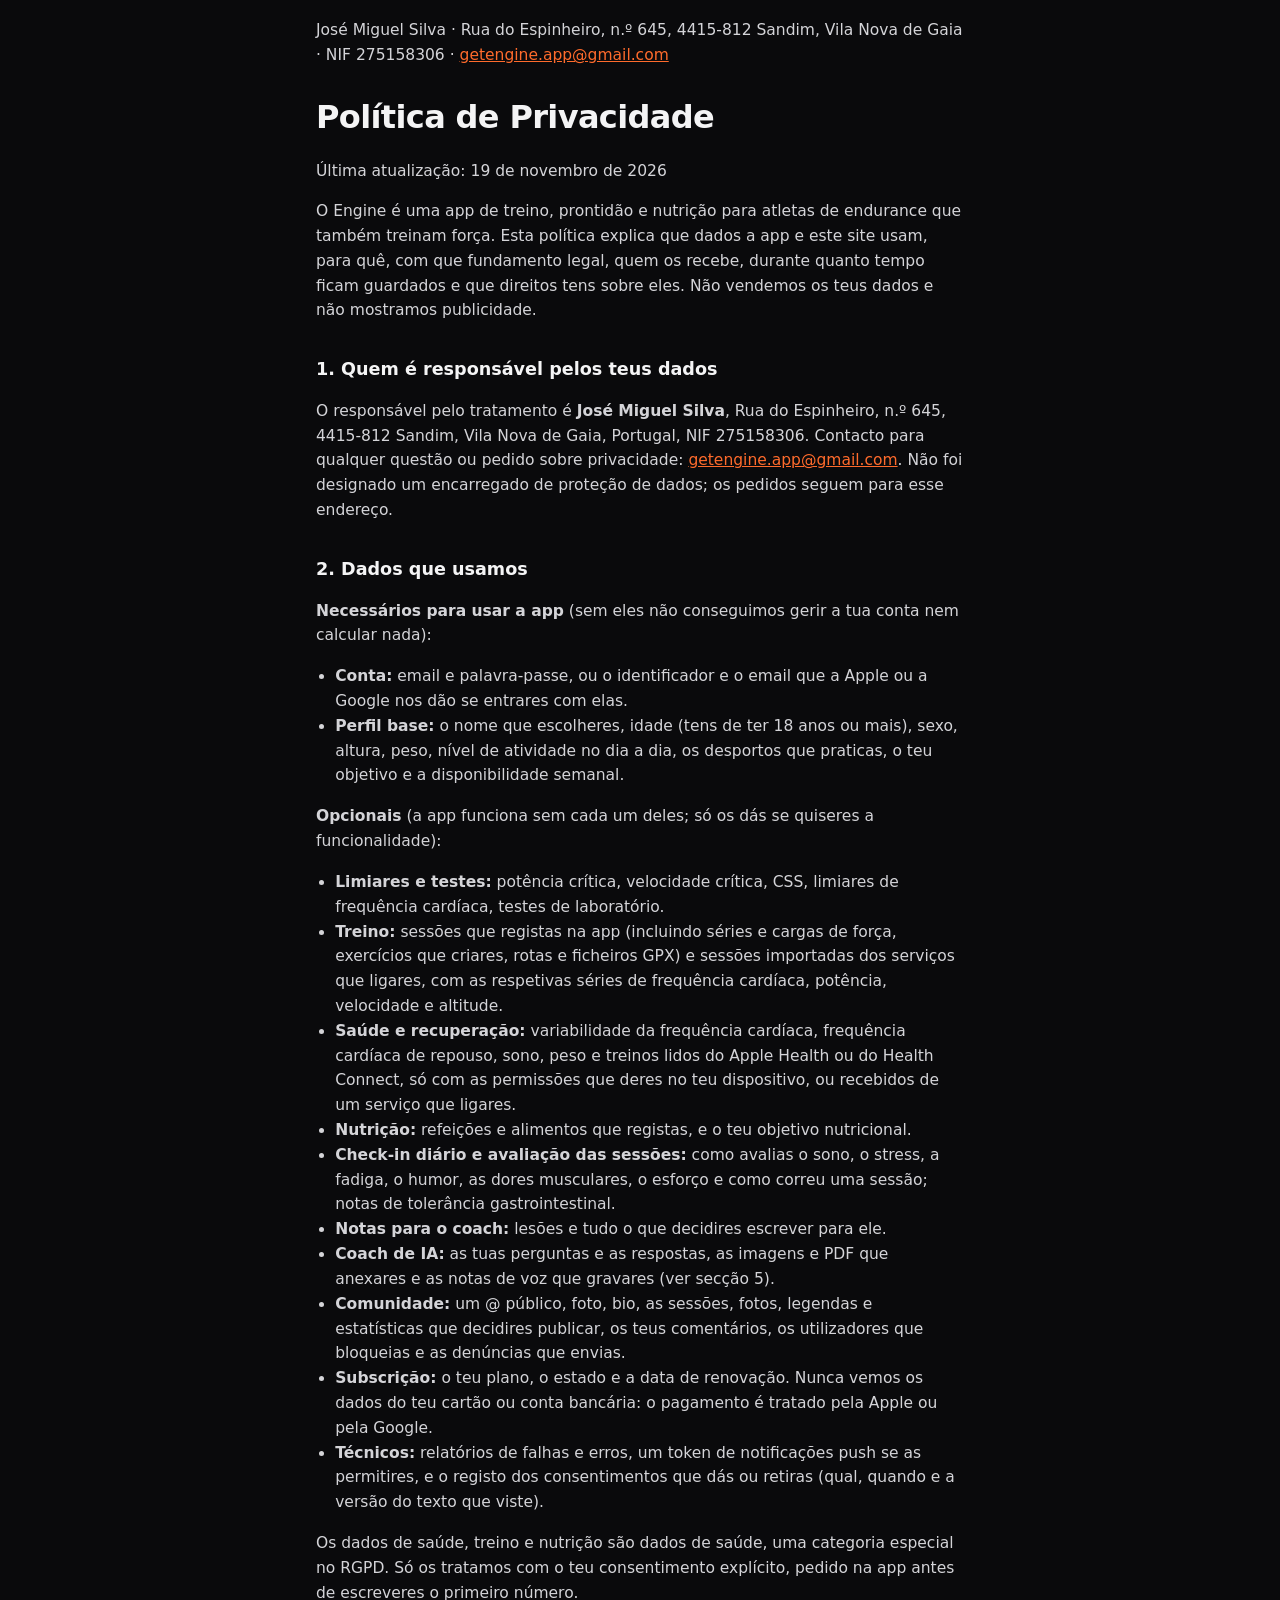
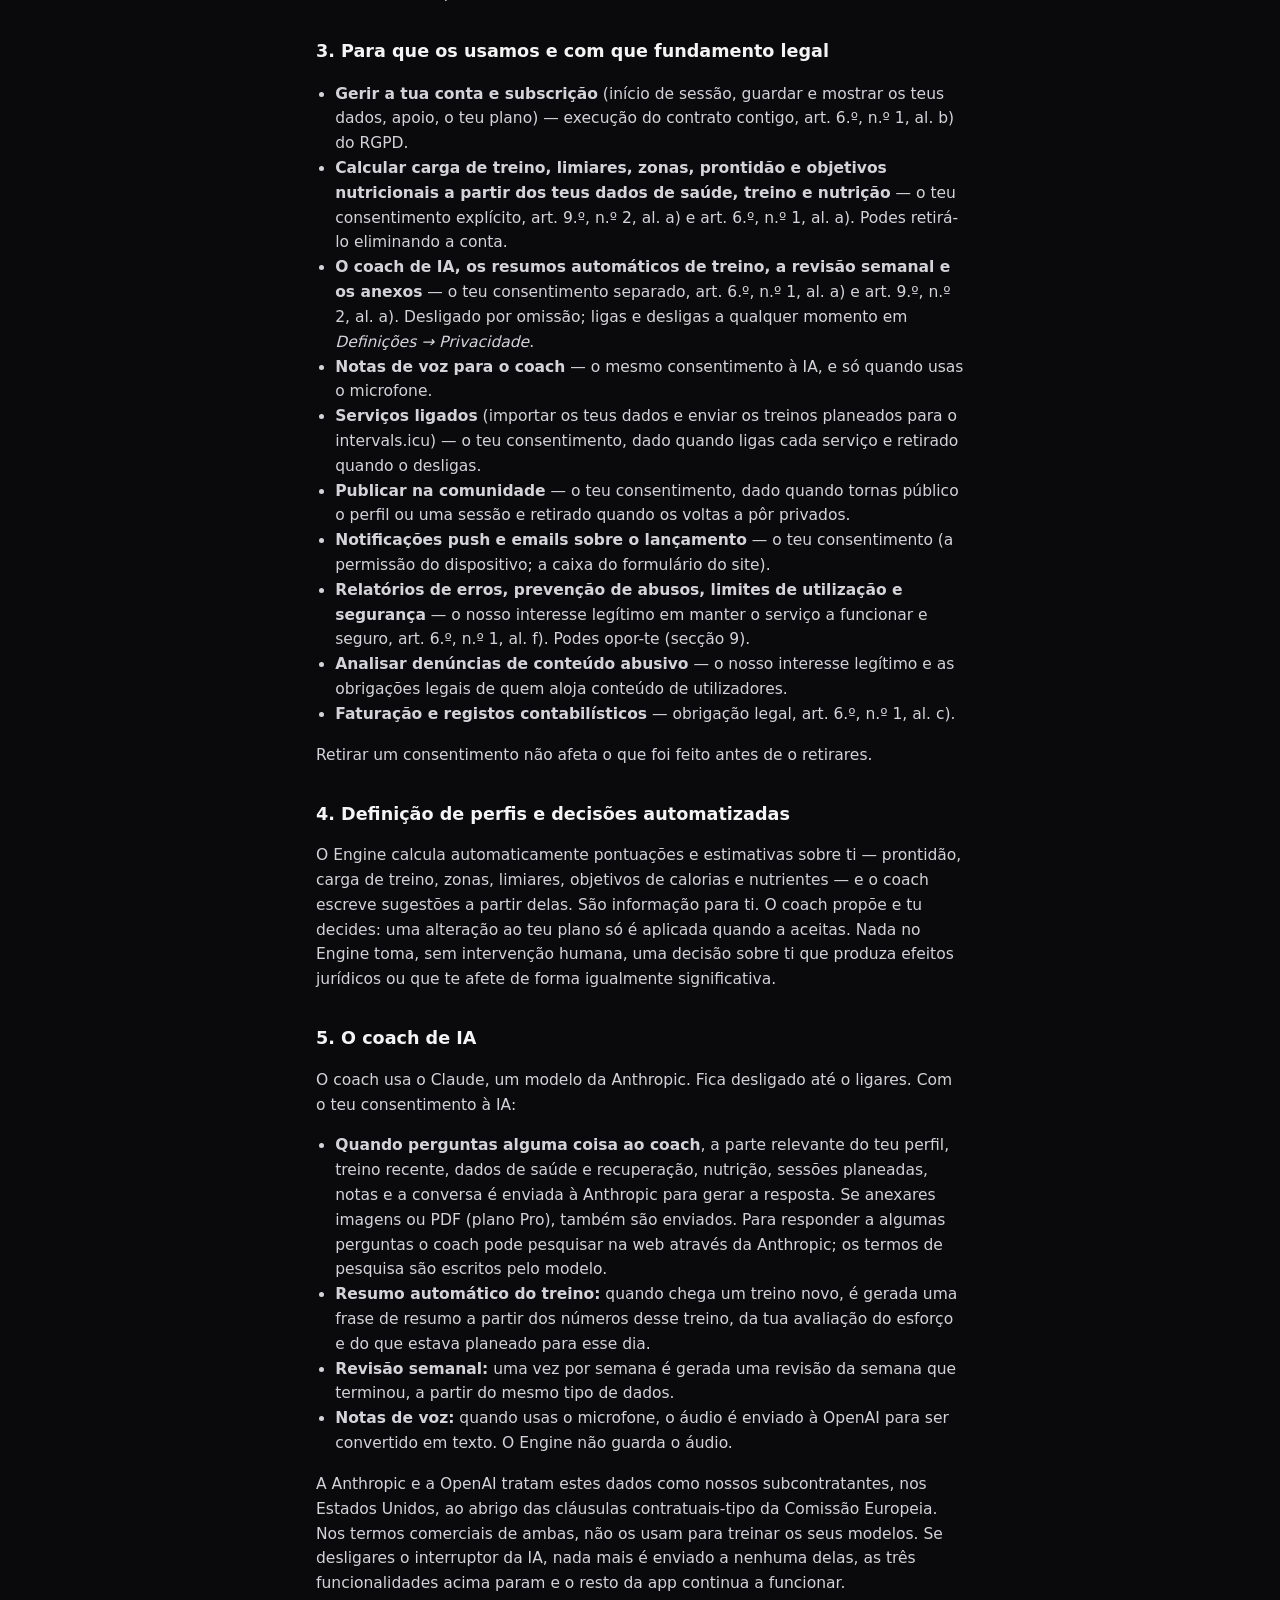
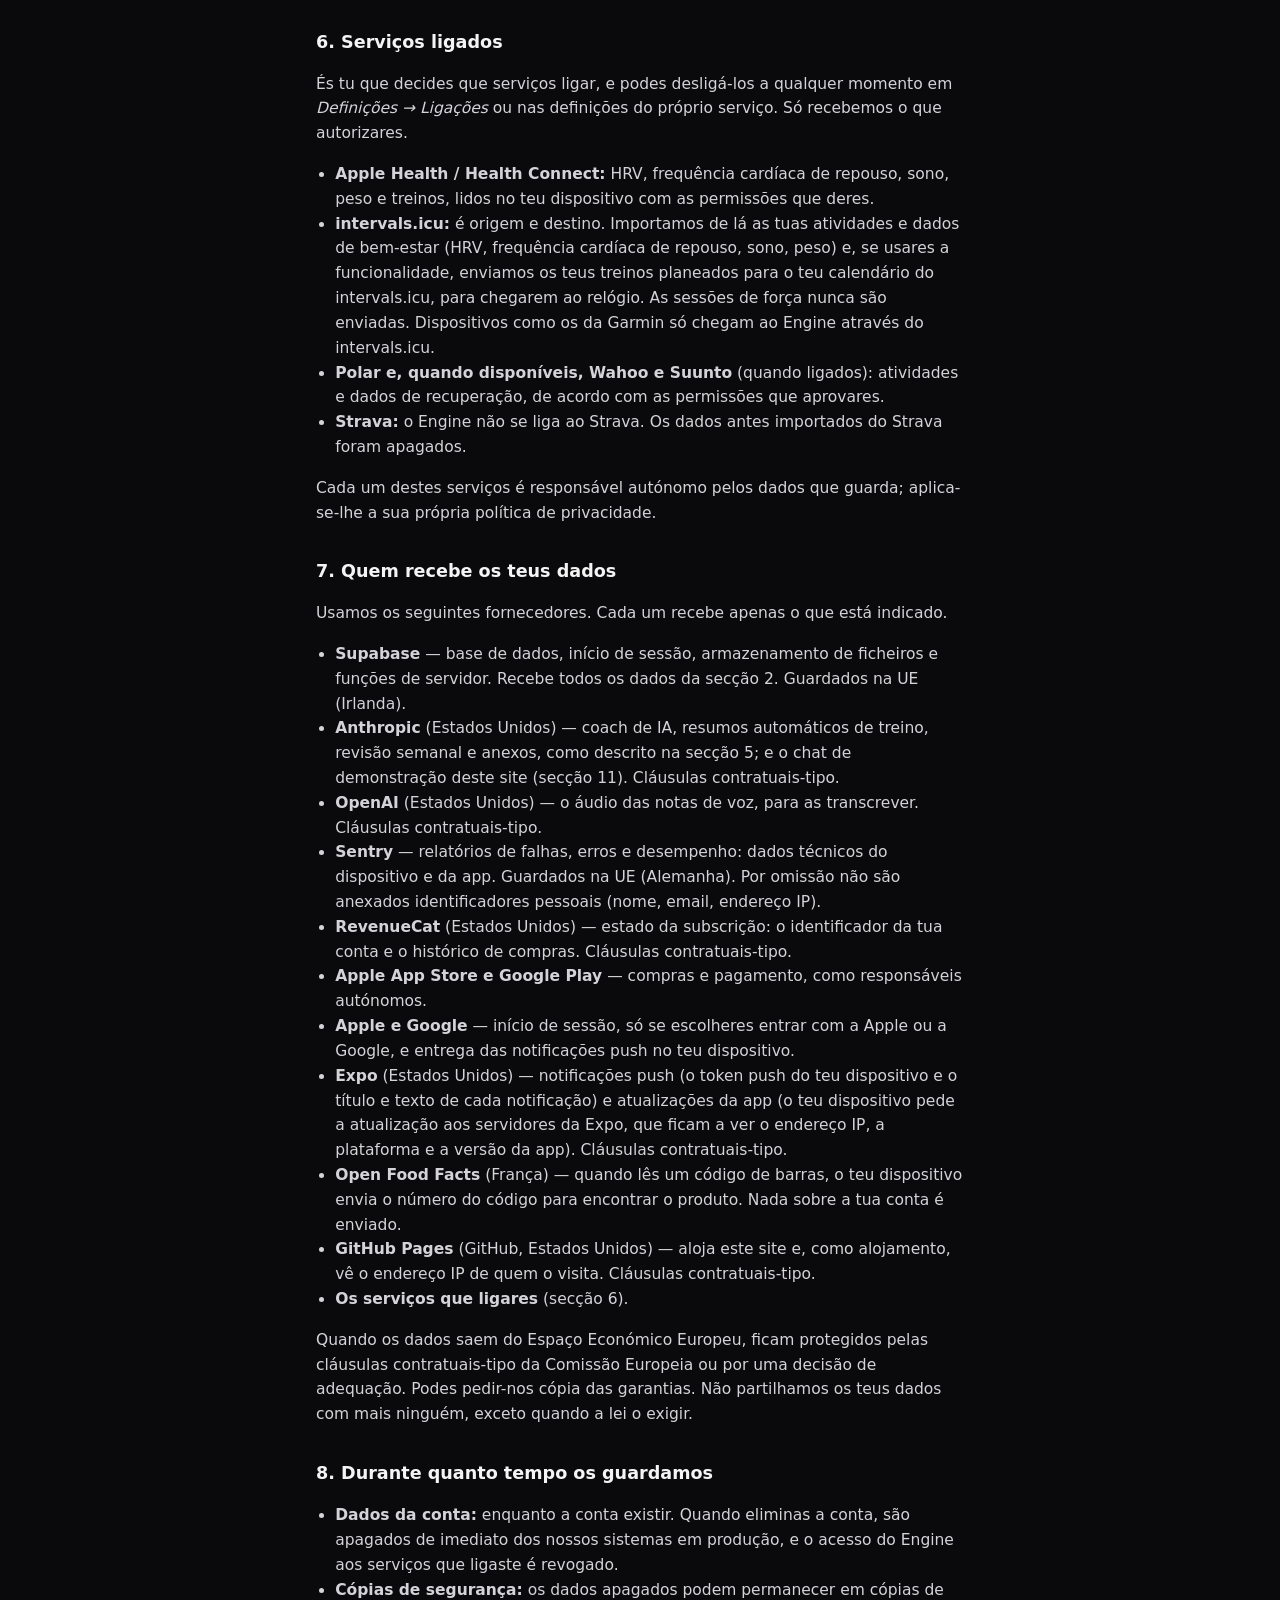
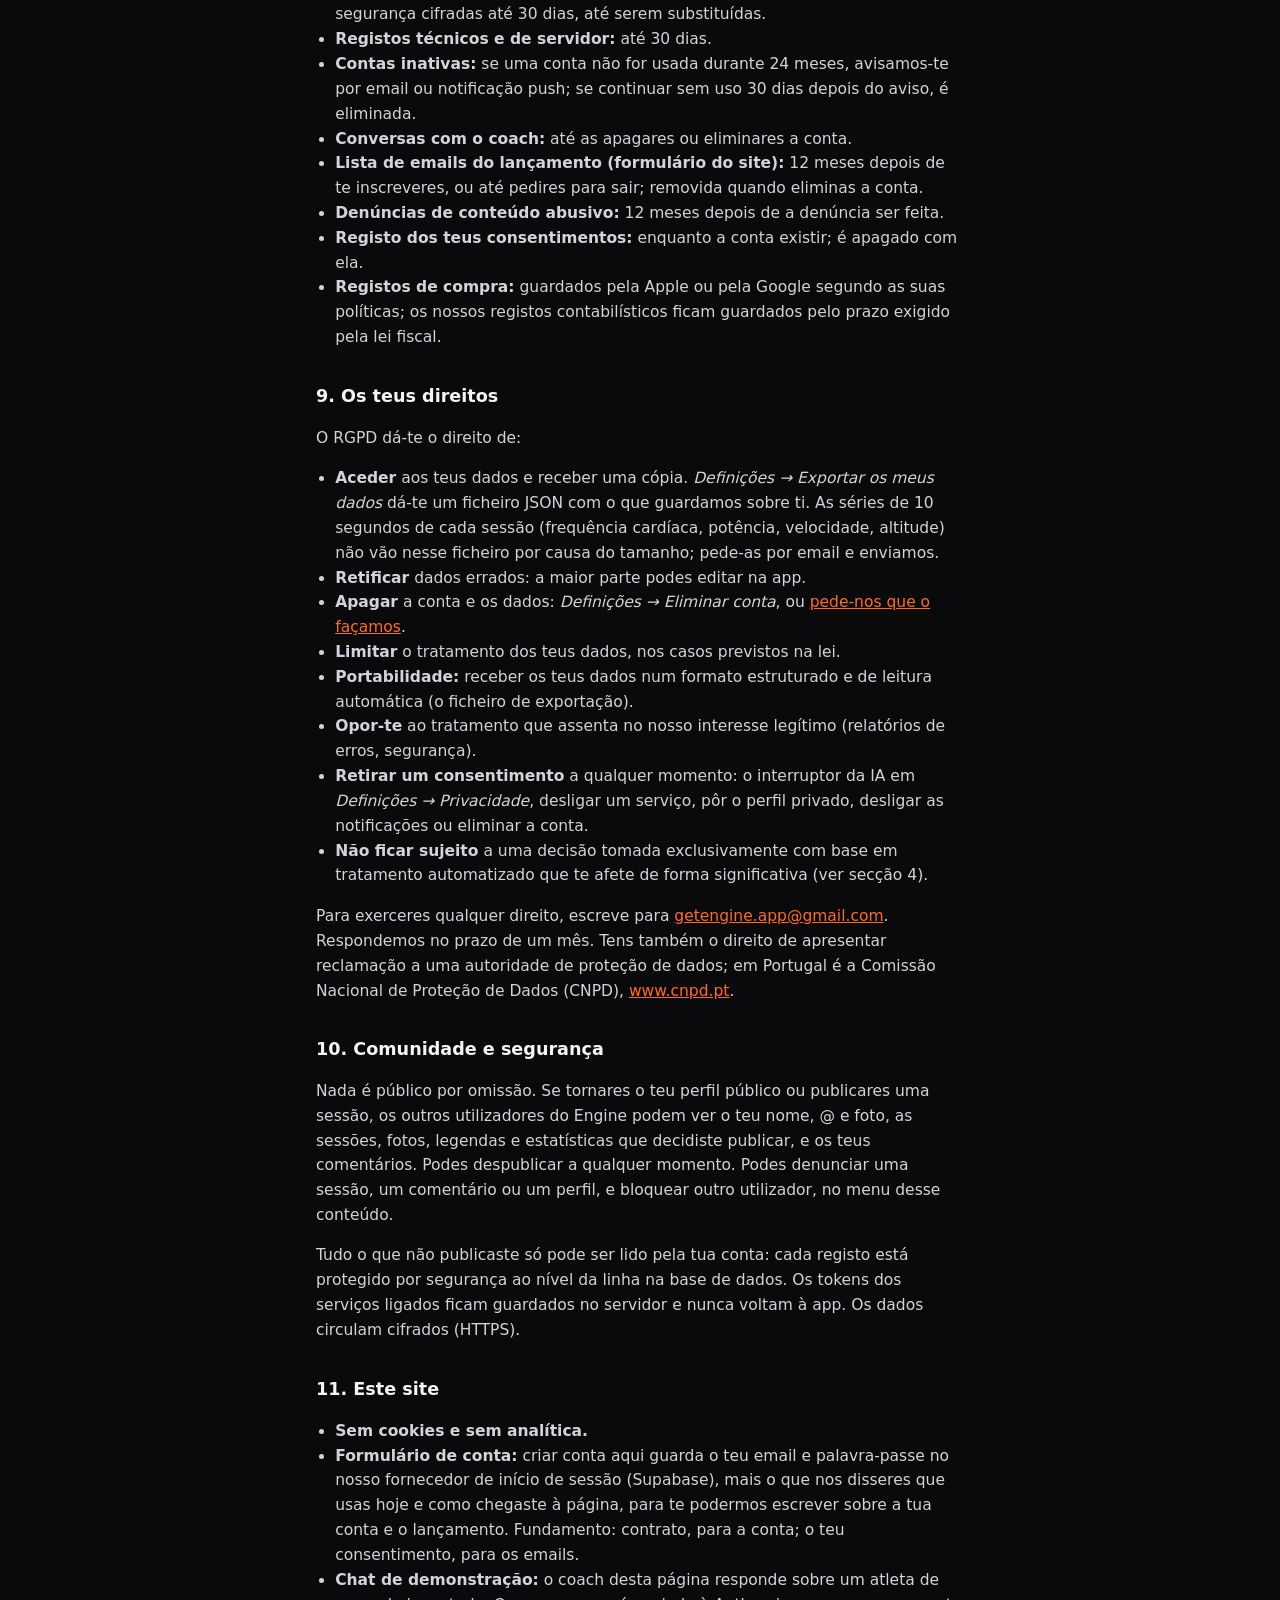
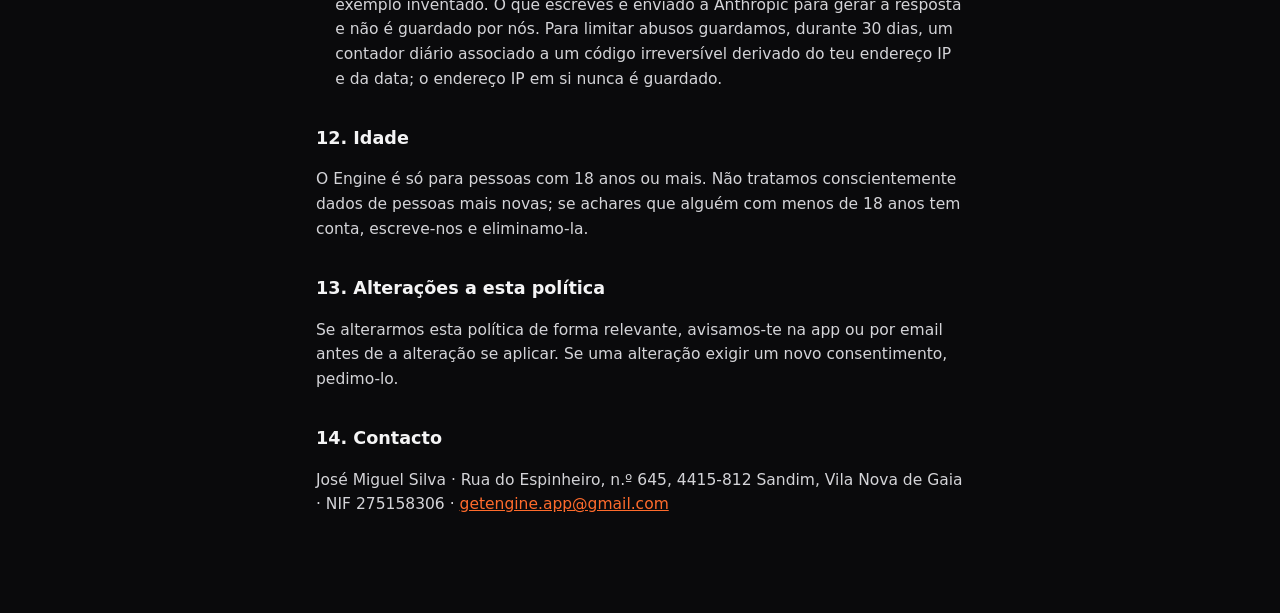
<file: privacy.html>
<!doctype html>
<html lang="en">
<head>
  <!--
    DRAFT rewritten 2026-11-19 from what the app's code does. NOT verified legal text:
    to be reviewed by a lawyer before launch.
    Retention periods (section 8) approved by the founder on 2026-11-21 and enforced by
    supabase/functions/retention-cron (numbers in supabase/functions/_shared/retentionPolicy.ts).
    Unverified statements are marked with "TO CONFIRM" comments next to them.
    Portuguese version: same page, from <h1 id="pt"> (same pattern as terms.html).
  -->
  <meta charset="utf-8" />
  <meta name="viewport" content="width=device-width, initial-scale=1" />
  <title>Engine Privacy Policy</title>
  <meta name="description" content="How Engine collects, uses and protects your training, health and nutrition data." />
  <link rel="icon" href="logo.png" />
  <link rel="stylesheet" href="style.css" />
</head>
<body>
  <main class="doc">
    <a class="back" href="./">Engine</a>
    <h1>Privacy Policy</h1>
    <p class="meta">Last updated: 19 November 2026 · <a href="#pt">Português</a></p>

    <p>Engine is a training, readiness and nutrition app for endurance athletes who also train strength. This policy explains what data the app and this website use, why, on what legal basis, who receives it, how long it is kept and the rights you have over it. We do not sell your data and we do not show advertising.</p>

    <h2>1. Who is responsible for your data</h2>
    <p>The data controller is <strong>José Miguel Silva</strong>, Rua do Espinheiro, n.º 645, 4415-812 Sandim, Vila Nova de Gaia, Portugal, tax number (NIF) 275158306. Contact for any privacy question or request: <a href="mailto:getengine.app@gmail.com">getengine.app@gmail.com</a>. We have not appointed a data protection officer; requests go to that address.</p>

    <h2>2. Data we use</h2>
    <p><strong>Needed to use the app</strong> (without it we cannot run your account or calculate anything):</p>
    <ul>
      <li><strong>Account:</strong> email address and password, or the identifier and email that Apple or Google give us if you sign in with them.</li>
      <li><strong>Basic profile:</strong> the name you choose, age (you must be 18 or over), sex, height, weight, everyday activity level, the sports you practise, your goal and weekly availability.</li>
    </ul>
    <p><strong>Optional</strong> (the app works without each of these; you give them only if you want the feature):</p>
    <ul>
      <li><strong>Thresholds and tests:</strong> critical power, critical speed, CSS, heart-rate thresholds, lab tests.</li>
      <li><strong>Training:</strong> sessions you log in the app (including strength sets and loads, exercises you create, routes and GPX files) and sessions imported from services you connect, with their heart-rate, power, speed and altitude series.</li>
      <li><strong>Health and recovery:</strong> heart-rate variability, resting heart rate, sleep, body weight and workouts read from Apple Health or Health Connect, only with the permissions you grant on your device, or received from a service you connect.</li>
      <li><strong>Nutrition:</strong> meals and foods you log, and your nutrition goal.</li>
      <li><strong>Daily check-in and session feedback:</strong> how you rate sleep, stress, fatigue, mood, soreness, effort and how a session felt; gut tolerance notes.</li>
      <li><strong>Notes for the coach:</strong> injuries and anything else you choose to write down for it.</li>
      <li><strong>AI coach:</strong> your questions and its answers, images and PDFs you attach, and voice notes you record (see section 5).</li>
      <li><strong>Community:</strong> a public @handle, photo, bio, the sessions, photos, captions and stats you choose to publish, your comments, the users you block and the reports you send.</li>
      <li><strong>Subscription:</strong> your plan, its status and renewal date. We never see your card or bank details: payment is handled by Apple or Google.</li>
      <li><strong>Technical:</strong> crash and error reports, a push-notification token if you allow notifications, and a record of the consents you give or withdraw (which one, when, and the version of the text you saw).</li>
    </ul>
    <p>Health, training and nutrition data are health data, a special category under the GDPR. We process them only with your explicit consent, asked in the app before you enter the first number.</p>

    <h2>3. Why we use it and on what legal basis</h2>
    <ul>
      <li><strong>Running your account and subscription</strong> (sign-in, storing and showing your data, support, your plan) — performance of our contract with you, Art. 6(1)(b) GDPR.</li>
      <li><strong>Calculating training load, thresholds, zones, readiness and nutrition targets from your health, training and nutrition data</strong> — your explicit consent, Art. 9(2)(a) and 6(1)(a). You withdraw it by deleting your account.</li>
      <li><strong>The AI coach, automatic workout summaries, the weekly review and attachments</strong> — your separate consent, Art. 6(1)(a) and 9(2)(a). Off by default; on and off at any time in <em>Settings → Privacy</em>.</li>
      <li><strong>Voice notes to the coach</strong> — the same AI consent, and only when you use the microphone.</li>
      <li><strong>Connected services</strong> (importing your data, and sending planned workouts to intervals.icu) — your consent, given when you connect each service and withdrawn by disconnecting it.</li>
      <li><strong>Publishing in the community</strong> — your consent, given when you make your profile or a session public and withdrawn by making it private again.</li>
      <li><strong>Push notifications and emails about the launch</strong> — your consent (the device permission; the box on the website form).</li>
      <li><strong>Error reports, abuse prevention, usage limits and security</strong> — our legitimate interest in keeping the service working and safe, Art. 6(1)(f). You can object (section 9).</li>
      <li><strong>Reviewing reports of abusive content</strong> — our legitimate interest and legal obligations as a host of user content.</li>
      <li><strong>Invoicing and accounting records</strong> — legal obligation, Art. 6(1)(c).</li>
    </ul>
    <p>Withdrawing a consent does not affect what was done before you withdrew it.</p>

    <h2>4. Profiling and automated decisions</h2>
    <p>Engine automatically calculates scores and estimates about you — readiness, training load, zones, thresholds, calorie and nutrient targets — and the coach writes suggestions from them. These are information for you. The coach proposes and you decide: a change to your plan is applied only when you accept it. Nothing in Engine takes a decision about you that has legal effects or similarly significant effects without a person involved.</p>

    <h2>5. The AI coach</h2>
    <p>The coach is powered by Claude, a model made by Anthropic. It is off until you turn it on. With your AI consent:</p>
    <ul>
      <li><strong>When you ask the coach something</strong>, the relevant parts of your profile, recent training, health and recovery data, nutrition, planned sessions, notes and the conversation are sent to Anthropic to generate the answer. If you attach images or PDFs (Pro plan), they are sent too. To answer some questions the coach can search the web through Anthropic; the search terms are written by the model.</li>
      <li><strong>Automatic workout summary:</strong> when a new workout arrives, a one-sentence summary is generated from that workout's figures, your effort rating and what was planned for that day.</li>
      <li><strong>Weekly review:</strong> once a week, a review of the week that ended is generated from the same kinds of data.</li>
      <li><strong>Voice notes:</strong> when you use the microphone, the audio is sent to OpenAI to be turned into text. Engine does not keep the audio.</li>
    </ul>
    <!-- TO CONFIRM against the signed Anthropic and OpenAI terms/DPAs: no training on API data; their retention periods. -->
    <p>Anthropic and OpenAI process this data as our processors, in the United States, under the European Commission's standard contractual clauses. Under their commercial terms they do not use it to train their models. If you turn the AI switch off, nothing more is sent to either of them, the three features above stop, and the rest of the app keeps working.</p>

    <h2>6. Connected services</h2>
    <p>You decide which services to connect, and you can disconnect them at any time in <em>Settings → Connections</em> or in that service's own settings. We only receive what you authorise.</p>
    <ul>
      <li><strong>Apple Health / Health Connect:</strong> HRV, resting heart rate, sleep, weight and workouts, read on your device with the permissions you grant.</li>
      <li><strong>intervals.icu:</strong> a source and a destination. We import your activities and wellness data (HRV, resting heart rate, sleep, weight) from it, and, if you use the feature, we send your planned workouts to your intervals.icu calendar so they reach your watch. Strength sessions are never sent. Devices such as Garmin reach Engine only through intervals.icu.</li>
      <li><strong>Polar and, once available, Wahoo and Suunto</strong> (when connected): activities and recovery data, according to the scopes you approve.</li>
      <li><strong>Strava:</strong> Engine does not connect to Strava. Data previously imported from Strava has been deleted.</li>
    </ul>
    <p>Each of these services is an independent controller of the data it holds; its own privacy policy applies to it.</p>

    <h2>7. Who receives your data</h2>
    <p>We use the following providers. Each receives only what is listed.</p>
    <ul>
      <li><strong>Supabase</strong> — database, sign-in, file storage and server functions. Receives all the data in section 2. Stored in the EU (Ireland).</li>
      <li><strong>Anthropic</strong> (United States) — AI coach, automatic workout summaries, weekly review and attachments, as described in section 5; and the demo chat on this website (section 11). Standard contractual clauses.</li>
      <li><strong>OpenAI</strong> (United States) — the audio of voice notes, to transcribe them. Standard contractual clauses.</li>
      <!-- TO CONFIRM: that the Sentry project is in the EU (Germany) region. The DSN is not in the repository. -->
      <li><strong>Sentry</strong> — crash, error and performance reports: technical details of the device and the app. Stored in the EU (Germany). By default no personal identifiers (name, email, IP address) are attached.</li>
      <li><strong>RevenueCat</strong> (United States) — subscription status: your account identifier and purchase history. Standard contractual clauses.</li>
      <li><strong>Apple App Store and Google Play</strong> — purchases and payment, as independent controllers.</li>
      <li><strong>Apple and Google</strong> — sign-in, only if you choose Sign in with Apple or Google, and delivery of push notifications to your device.</li>
      <li><strong>Expo</strong> (United States) — push notifications (your device's push token and the title and text of each notification) and app updates (your device asks Expo's servers for the update, which shows them its IP address, platform and app version). Standard contractual clauses.</li>
      <li><strong>Open Food Facts</strong> (France) — when you scan a barcode, your device sends the barcode number to look up the product. Nothing about your account is sent.</li>
      <li><strong>GitHub Pages</strong> (GitHub, United States) — hosts this website, and as host sees the IP address of visitors. Standard contractual clauses.</li>
      <li><strong>The services you connect</strong> (section 6).</li>
    </ul>
    <!-- TO CONFIRM: a signed DPA with each processor above, and the transfer mechanism each one actually relies on (SCCs and/or EU–US Data Privacy Framework). -->
    <p>Where data leaves the European Economic Area, it is protected by the European Commission's standard contractual clauses or by an adequacy decision. You can ask us for a copy of the safeguards. We do not share your data with anyone else, except where the law requires it.</p>

    <h2>8. How long we keep it</h2>
    <!-- Enforced by supabase/functions/retention-cron; change _shared/retentionPolicy.ts and delete-account.html together with this list. -->
    <ul>
      <li><strong>Account data:</strong> while your account exists. When you delete your account it is deleted from our live systems immediately, and Engine's access to the services you connected is revoked.</li>
      <li><strong>Backups:</strong> deleted data can remain in encrypted backups for up to 30 days before being overwritten.</li>
      <li><strong>Server and technical logs:</strong> up to 30 days.</li>
      <li><strong>Inactive accounts:</strong> if an account is not used for 24 months, we warn you by email or push notification; if it is still not used 30 days after the warning, it is deleted.</li>
      <li><strong>Coach conversations:</strong> until you delete them or your account.</li>
      <li><strong>Launch email list (website form):</strong> 12 months after you sign up, or until you ask to be removed; removed when you delete your account.</li>
      <li><strong>Reports of abusive content:</strong> 12 months after the report is made.</li>
      <li><strong>Record of your consents:</strong> while your account exists; deleted with it.</li>
      <li><strong>Purchase records:</strong> kept by Apple or Google under their own policies; our accounting records are kept for the period required by tax law.</li>
    </ul>

    <h2>9. Your rights</h2>
    <p>Under the GDPR you have the right to:</p>
    <ul>
      <li><strong>Access</strong> your data and receive a copy. <em>Settings → Export my data</em> gives you a JSON file with what we hold about you. The 10-second series of each session (heart rate, power, speed, altitude) are not in that file because of their size; ask us by email and we will send them.</li>
      <li><strong>Correct</strong> data that is wrong: most of it you can edit in the app.</li>
      <li><strong>Delete</strong> your account and data: <em>Settings → Delete account</em>, or <a href="delete-account.html">ask us to do it</a>.</li>
      <li><strong>Restrict</strong> the processing of your data, in the cases the law provides for.</li>
      <li><strong>Portability:</strong> receive your data in a structured, machine-readable format (the export file).</li>
      <li><strong>Object</strong> to processing based on our legitimate interest (error reports, security).</li>
      <li><strong>Withdraw a consent</strong> at any time: the AI switch in <em>Settings → Privacy</em>, disconnecting a service, making your profile private, turning notifications off, or deleting your account.</li>
      <li><strong>Not be subject</strong> to a decision based solely on automated processing that significantly affects you (see section 4).</li>
    </ul>
    <p>To exercise any right, write to <a href="mailto:getengine.app@gmail.com">getengine.app@gmail.com</a>. We answer within one month. You also have the right to complain to a data-protection authority; in Portugal that is the Comissão Nacional de Proteção de Dados (CNPD), <a href="https://www.cnpd.pt">www.cnpd.pt</a>.</p>

    <h2>10. Community and security</h2>
    <p>Nothing is public by default. If you make your profile public or publish a session, other Engine users can see your name, @handle and photo, and the sessions, photos, captions and stats you chose to publish, and your comments. You can unpublish at any time. You can report a session, comment or profile, and block another user, from the menu on that content.</p>
    <p>Everything you have not published can be read only by your account: each record is protected by row-level security in the database. Tokens for connected services are stored server-side and never sent back to the app. Data travels encrypted (HTTPS).</p>

    <h2>11. This website</h2>
    <ul>
      <li><strong>No cookies and no analytics.</strong></li>
      <li><strong>Account form:</strong> creating an account here stores your email and password with our sign-in provider (Supabase), plus what you tell us you use today and how you reached the page, so that we can email you about your account and the launch. Legal basis: contract for the account, your consent for the emails.</li>
      <li><strong>Demo chat:</strong> the coach on this page answers about an invented sample athlete. What you type is sent to Anthropic to generate the answer and is not stored by us. To limit abuse we keep, for 30 days, a daily counter tied to a one-way code derived from your IP address and the date; the IP address itself is never stored.</li>
    </ul>

    <h2>12. Age</h2>
    <p>Engine is only for people aged 18 and over. We do not knowingly process data of anyone younger; if you believe someone under 18 has an account, write to us and we will delete it.</p>

    <h2>13. Changes to this policy</h2>
    <p>If we change this policy in a way that matters, we tell you in the app or by email before the change applies. If a change needs a new consent, we ask for it.</p>

    <h2>14. Contact</h2>
    <p>José Miguel Silva · Rua do Espinheiro, n.º 645, 4415-812 Sandim, Vila Nova de Gaia · NIF 275158306 · <a href="mailto:getengine.app@gmail.com">getengine.app@gmail.com</a></p>

    <h1 id="pt" lang="pt-PT">Política de Privacidade</h1>
    <div lang="pt-PT">
    <p class="meta">Última atualização: 19 de novembro de 2026</p>

    <p>O Engine é uma app de treino, prontidão e nutrição para atletas de endurance que também treinam força. Esta política explica que dados a app e este site usam, para quê, com que fundamento legal, quem os recebe, durante quanto tempo ficam guardados e que direitos tens sobre eles. Não vendemos os teus dados e não mostramos publicidade.</p>

    <h2>1. Quem é responsável pelos teus dados</h2>
    <p>O responsável pelo tratamento é <strong>José Miguel Silva</strong>, Rua do Espinheiro, n.º 645, 4415-812 Sandim, Vila Nova de Gaia, Portugal, NIF 275158306. Contacto para qualquer questão ou pedido sobre privacidade: <a href="mailto:getengine.app@gmail.com">getengine.app@gmail.com</a>. Não foi designado um encarregado de proteção de dados; os pedidos seguem para esse endereço.</p>

    <h2>2. Dados que usamos</h2>
    <p><strong>Necessários para usar a app</strong> (sem eles não conseguimos gerir a tua conta nem calcular nada):</p>
    <ul>
      <li><strong>Conta:</strong> email e palavra-passe, ou o identificador e o email que a Apple ou a Google nos dão se entrares com elas.</li>
      <li><strong>Perfil base:</strong> o nome que escolheres, idade (tens de ter 18 anos ou mais), sexo, altura, peso, nível de atividade no dia a dia, os desportos que praticas, o teu objetivo e a disponibilidade semanal.</li>
    </ul>
    <p><strong>Opcionais</strong> (a app funciona sem cada um deles; só os dás se quiseres a funcionalidade):</p>
    <ul>
      <li><strong>Limiares e testes:</strong> potência crítica, velocidade crítica, CSS, limiares de frequência cardíaca, testes de laboratório.</li>
      <li><strong>Treino:</strong> sessões que registas na app (incluindo séries e cargas de força, exercícios que criares, rotas e ficheiros GPX) e sessões importadas dos serviços que ligares, com as respetivas séries de frequência cardíaca, potência, velocidade e altitude.</li>
      <li><strong>Saúde e recuperação:</strong> variabilidade da frequência cardíaca, frequência cardíaca de repouso, sono, peso e treinos lidos do Apple Health ou do Health Connect, só com as permissões que deres no teu dispositivo, ou recebidos de um serviço que ligares.</li>
      <li><strong>Nutrição:</strong> refeições e alimentos que registas, e o teu objetivo nutricional.</li>
      <li><strong>Check-in diário e avaliação das sessões:</strong> como avalias o sono, o stress, a fadiga, o humor, as dores musculares, o esforço e como correu uma sessão; notas de tolerância gastrointestinal.</li>
      <li><strong>Notas para o coach:</strong> lesões e tudo o que decidires escrever para ele.</li>
      <li><strong>Coach de IA:</strong> as tuas perguntas e as respostas, as imagens e PDF que anexares e as notas de voz que gravares (ver secção 5).</li>
      <li><strong>Comunidade:</strong> um @ público, foto, bio, as sessões, fotos, legendas e estatísticas que decidires publicar, os teus comentários, os utilizadores que bloqueias e as denúncias que envias.</li>
      <li><strong>Subscrição:</strong> o teu plano, o estado e a data de renovação. Nunca vemos os dados do teu cartão ou conta bancária: o pagamento é tratado pela Apple ou pela Google.</li>
      <li><strong>Técnicos:</strong> relatórios de falhas e erros, um token de notificações push se as permitires, e o registo dos consentimentos que dás ou retiras (qual, quando e a versão do texto que viste).</li>
    </ul>
    <p>Os dados de saúde, treino e nutrição são dados de saúde, uma categoria especial no RGPD. Só os tratamos com o teu consentimento explícito, pedido na app antes de escreveres o primeiro número.</p>

    <h2>3. Para que os usamos e com que fundamento legal</h2>
    <ul>
      <li><strong>Gerir a tua conta e subscrição</strong> (início de sessão, guardar e mostrar os teus dados, apoio, o teu plano) — execução do contrato contigo, art. 6.º, n.º 1, al. b) do RGPD.</li>
      <li><strong>Calcular carga de treino, limiares, zonas, prontidão e objetivos nutricionais a partir dos teus dados de saúde, treino e nutrição</strong> — o teu consentimento explícito, art. 9.º, n.º 2, al. a) e art. 6.º, n.º 1, al. a). Podes retirá-lo eliminando a conta.</li>
      <li><strong>O coach de IA, os resumos automáticos de treino, a revisão semanal e os anexos</strong> — o teu consentimento separado, art. 6.º, n.º 1, al. a) e art. 9.º, n.º 2, al. a). Desligado por omissão; ligas e desligas a qualquer momento em <em>Definições → Privacidade</em>.</li>
      <li><strong>Notas de voz para o coach</strong> — o mesmo consentimento à IA, e só quando usas o microfone.</li>
      <li><strong>Serviços ligados</strong> (importar os teus dados e enviar os treinos planeados para o intervals.icu) — o teu consentimento, dado quando ligas cada serviço e retirado quando o desligas.</li>
      <li><strong>Publicar na comunidade</strong> — o teu consentimento, dado quando tornas público o perfil ou uma sessão e retirado quando os voltas a pôr privados.</li>
      <li><strong>Notificações push e emails sobre o lançamento</strong> — o teu consentimento (a permissão do dispositivo; a caixa do formulário do site).</li>
      <li><strong>Relatórios de erros, prevenção de abusos, limites de utilização e segurança</strong> — o nosso interesse legítimo em manter o serviço a funcionar e seguro, art. 6.º, n.º 1, al. f). Podes opor-te (secção 9).</li>
      <li><strong>Analisar denúncias de conteúdo abusivo</strong> — o nosso interesse legítimo e as obrigações legais de quem aloja conteúdo de utilizadores.</li>
      <li><strong>Faturação e registos contabilísticos</strong> — obrigação legal, art. 6.º, n.º 1, al. c).</li>
    </ul>
    <p>Retirar um consentimento não afeta o que foi feito antes de o retirares.</p>

    <h2>4. Definição de perfis e decisões automatizadas</h2>
    <p>O Engine calcula automaticamente pontuações e estimativas sobre ti — prontidão, carga de treino, zonas, limiares, objetivos de calorias e nutrientes — e o coach escreve sugestões a partir delas. São informação para ti. O coach propõe e tu decides: uma alteração ao teu plano só é aplicada quando a aceitas. Nada no Engine toma, sem intervenção humana, uma decisão sobre ti que produza efeitos jurídicos ou que te afete de forma igualmente significativa.</p>

    <h2>5. O coach de IA</h2>
    <p>O coach usa o Claude, um modelo da Anthropic. Fica desligado até o ligares. Com o teu consentimento à IA:</p>
    <ul>
      <li><strong>Quando perguntas alguma coisa ao coach</strong>, a parte relevante do teu perfil, treino recente, dados de saúde e recuperação, nutrição, sessões planeadas, notas e a conversa é enviada à Anthropic para gerar a resposta. Se anexares imagens ou PDF (plano Pro), também são enviados. Para responder a algumas perguntas o coach pode pesquisar na web através da Anthropic; os termos de pesquisa são escritos pelo modelo.</li>
      <li><strong>Resumo automático do treino:</strong> quando chega um treino novo, é gerada uma frase de resumo a partir dos números desse treino, da tua avaliação do esforço e do que estava planeado para esse dia.</li>
      <li><strong>Revisão semanal:</strong> uma vez por semana é gerada uma revisão da semana que terminou, a partir do mesmo tipo de dados.</li>
      <li><strong>Notas de voz:</strong> quando usas o microfone, o áudio é enviado à OpenAI para ser convertido em texto. O Engine não guarda o áudio.</li>
    </ul>
    <!-- A CONFIRMAR nos termos/DPA assinados com a Anthropic e a OpenAI: não treinam com dados da API; prazos de conservação delas. -->
    <p>A Anthropic e a OpenAI tratam estes dados como nossos subcontratantes, nos Estados Unidos, ao abrigo das cláusulas contratuais-tipo da Comissão Europeia. Nos termos comerciais de ambas, não os usam para treinar os seus modelos. Se desligares o interruptor da IA, nada mais é enviado a nenhuma delas, as três funcionalidades acima param e o resto da app continua a funcionar.</p>

    <h2>6. Serviços ligados</h2>
    <p>És tu que decides que serviços ligar, e podes desligá-los a qualquer momento em <em>Definições → Ligações</em> ou nas definições do próprio serviço. Só recebemos o que autorizares.</p>
    <ul>
      <li><strong>Apple Health / Health Connect:</strong> HRV, frequência cardíaca de repouso, sono, peso e treinos, lidos no teu dispositivo com as permissões que deres.</li>
      <li><strong>intervals.icu:</strong> é origem e destino. Importamos de lá as tuas atividades e dados de bem-estar (HRV, frequência cardíaca de repouso, sono, peso) e, se usares a funcionalidade, enviamos os teus treinos planeados para o teu calendário do intervals.icu, para chegarem ao relógio. As sessões de força nunca são enviadas. Dispositivos como os da Garmin só chegam ao Engine através do intervals.icu.</li>
      <li><strong>Polar e, quando disponíveis, Wahoo e Suunto</strong> (quando ligados): atividades e dados de recuperação, de acordo com as permissões que aprovares.</li>
      <li><strong>Strava:</strong> o Engine não se liga ao Strava. Os dados antes importados do Strava foram apagados.</li>
    </ul>
    <p>Cada um destes serviços é responsável autónomo pelos dados que guarda; aplica-se-lhe a sua própria política de privacidade.</p>

    <h2>7. Quem recebe os teus dados</h2>
    <p>Usamos os seguintes fornecedores. Cada um recebe apenas o que está indicado.</p>
    <ul>
      <li><strong>Supabase</strong> — base de dados, início de sessão, armazenamento de ficheiros e funções de servidor. Recebe todos os dados da secção 2. Guardados na UE (Irlanda).</li>
      <li><strong>Anthropic</strong> (Estados Unidos) — coach de IA, resumos automáticos de treino, revisão semanal e anexos, como descrito na secção 5; e o chat de demonstração deste site (secção 11). Cláusulas contratuais-tipo.</li>
      <li><strong>OpenAI</strong> (Estados Unidos) — o áudio das notas de voz, para as transcrever. Cláusulas contratuais-tipo.</li>
      <!-- A CONFIRMAR: que o projeto Sentry está na região UE (Alemanha). O DSN não está no repositório. -->
      <li><strong>Sentry</strong> — relatórios de falhas, erros e desempenho: dados técnicos do dispositivo e da app. Guardados na UE (Alemanha). Por omissão não são anexados identificadores pessoais (nome, email, endereço IP).</li>
      <li><strong>RevenueCat</strong> (Estados Unidos) — estado da subscrição: o identificador da tua conta e o histórico de compras. Cláusulas contratuais-tipo.</li>
      <li><strong>Apple App Store e Google Play</strong> — compras e pagamento, como responsáveis autónomos.</li>
      <li><strong>Apple e Google</strong> — início de sessão, só se escolheres entrar com a Apple ou a Google, e entrega das notificações push no teu dispositivo.</li>
      <li><strong>Expo</strong> (Estados Unidos) — notificações push (o token push do teu dispositivo e o título e texto de cada notificação) e atualizações da app (o teu dispositivo pede a atualização aos servidores da Expo, que ficam a ver o endereço IP, a plataforma e a versão da app). Cláusulas contratuais-tipo.</li>
      <li><strong>Open Food Facts</strong> (França) — quando lês um código de barras, o teu dispositivo envia o número do código para encontrar o produto. Nada sobre a tua conta é enviado.</li>
      <li><strong>GitHub Pages</strong> (GitHub, Estados Unidos) — aloja este site e, como alojamento, vê o endereço IP de quem o visita. Cláusulas contratuais-tipo.</li>
      <li><strong>Os serviços que ligares</strong> (secção 6).</li>
    </ul>
    <!-- A CONFIRMAR: DPA assinado com cada subcontratante acima, e o mecanismo de transferência em que cada um realmente assenta (cláusulas-tipo e/ou Data Privacy Framework UE–EUA). -->
    <p>Quando os dados saem do Espaço Económico Europeu, ficam protegidos pelas cláusulas contratuais-tipo da Comissão Europeia ou por uma decisão de adequação. Podes pedir-nos cópia das garantias. Não partilhamos os teus dados com mais ninguém, exceto quando a lei o exigir.</p>

    <h2>8. Durante quanto tempo os guardamos</h2>
    <ul>
      <li><strong>Dados da conta:</strong> enquanto a conta existir. Quando eliminas a conta, são apagados de imediato dos nossos sistemas em produção, e o acesso do Engine aos serviços que ligaste é revogado.</li>
      <li><strong>Cópias de segurança:</strong> os dados apagados podem permanecer em cópias de segurança cifradas até 30 dias, até serem substituídas.</li>
      <li><strong>Registos técnicos e de servidor:</strong> até 30 dias.</li>
      <li><strong>Contas inativas:</strong> se uma conta não for usada durante 24 meses, avisamos-te por email ou notificação push; se continuar sem uso 30 dias depois do aviso, é eliminada.</li>
      <li><strong>Conversas com o coach:</strong> até as apagares ou eliminares a conta.</li>
      <li><strong>Lista de emails do lançamento (formulário do site):</strong> 12 meses depois de te inscreveres, ou até pedires para sair; removida quando eliminas a conta.</li>
      <li><strong>Denúncias de conteúdo abusivo:</strong> 12 meses depois de a denúncia ser feita.</li>
      <li><strong>Registo dos teus consentimentos:</strong> enquanto a conta existir; é apagado com ela.</li>
      <li><strong>Registos de compra:</strong> guardados pela Apple ou pela Google segundo as suas políticas; os nossos registos contabilísticos ficam guardados pelo prazo exigido pela lei fiscal.</li>
    </ul>

    <h2>9. Os teus direitos</h2>
    <p>O RGPD dá-te o direito de:</p>
    <ul>
      <li><strong>Aceder</strong> aos teus dados e receber uma cópia. <em>Definições → Exportar os meus dados</em> dá-te um ficheiro JSON com o que guardamos sobre ti. As séries de 10 segundos de cada sessão (frequência cardíaca, potência, velocidade, altitude) não vão nesse ficheiro por causa do tamanho; pede-as por email e enviamos.</li>
      <li><strong>Retificar</strong> dados errados: a maior parte podes editar na app.</li>
      <li><strong>Apagar</strong> a conta e os dados: <em>Definições → Eliminar conta</em>, ou <a href="delete-account.html#pt">pede-nos que o façamos</a>.</li>
      <li><strong>Limitar</strong> o tratamento dos teus dados, nos casos previstos na lei.</li>
      <li><strong>Portabilidade:</strong> receber os teus dados num formato estruturado e de leitura automática (o ficheiro de exportação).</li>
      <li><strong>Opor-te</strong> ao tratamento que assenta no nosso interesse legítimo (relatórios de erros, segurança).</li>
      <li><strong>Retirar um consentimento</strong> a qualquer momento: o interruptor da IA em <em>Definições → Privacidade</em>, desligar um serviço, pôr o perfil privado, desligar as notificações ou eliminar a conta.</li>
      <li><strong>Não ficar sujeito</strong> a uma decisão tomada exclusivamente com base em tratamento automatizado que te afete de forma significativa (ver secção 4).</li>
    </ul>
    <p>Para exerceres qualquer direito, escreve para <a href="mailto:getengine.app@gmail.com">getengine.app@gmail.com</a>. Respondemos no prazo de um mês. Tens também o direito de apresentar reclamação a uma autoridade de proteção de dados; em Portugal é a Comissão Nacional de Proteção de Dados (CNPD), <a href="https://www.cnpd.pt">www.cnpd.pt</a>.</p>

    <h2>10. Comunidade e segurança</h2>
    <p>Nada é público por omissão. Se tornares o teu perfil público ou publicares uma sessão, os outros utilizadores do Engine podem ver o teu nome, @ e foto, as sessões, fotos, legendas e estatísticas que decidiste publicar, e os teus comentários. Podes despublicar a qualquer momento. Podes denunciar uma sessão, um comentário ou um perfil, e bloquear outro utilizador, no menu desse conteúdo.</p>
    <p>Tudo o que não publicaste só pode ser lido pela tua conta: cada registo está protegido por segurança ao nível da linha na base de dados. Os tokens dos serviços ligados ficam guardados no servidor e nunca voltam à app. Os dados circulam cifrados (HTTPS).</p>

    <h2>11. Este site</h2>
    <ul>
      <li><strong>Sem cookies e sem analítica.</strong></li>
      <li><strong>Formulário de conta:</strong> criar conta aqui guarda o teu email e palavra-passe no nosso fornecedor de início de sessão (Supabase), mais o que nos disseres que usas hoje e como chegaste à página, para te podermos escrever sobre a tua conta e o lançamento. Fundamento: contrato, para a conta; o teu consentimento, para os emails.</li>
      <li><strong>Chat de demonstração:</strong> o coach desta página responde sobre um atleta de exemplo inventado. O que escreves é enviado à Anthropic para gerar a resposta e não é guardado por nós. Para limitar abusos guardamos, durante 30 dias, um contador diário associado a um código irreversível derivado do teu endereço IP e da data; o endereço IP em si nunca é guardado.</li>
    </ul>

    <h2>12. Idade</h2>
    <p>O Engine é só para pessoas com 18 anos ou mais. Não tratamos conscientemente dados de pessoas mais novas; se achares que alguém com menos de 18 anos tem conta, escreve-nos e eliminamo-la.</p>

    <h2>13. Alterações a esta política</h2>
    <p>Se alterarmos esta política de forma relevante, avisamos-te na app ou por email antes de a alteração se aplicar. Se uma alteração exigir um novo consentimento, pedimo-lo.</p>

    <h2>14. Contacto</h2>
    <p>José Miguel Silva · Rua do Espinheiro, n.º 645, 4415-812 Sandim, Vila Nova de Gaia · NIF 275158306 · <a href="mailto:getengine.app@gmail.com">getengine.app@gmail.com</a></p>
    </div>
  </main>
</body>
</html>
</file>
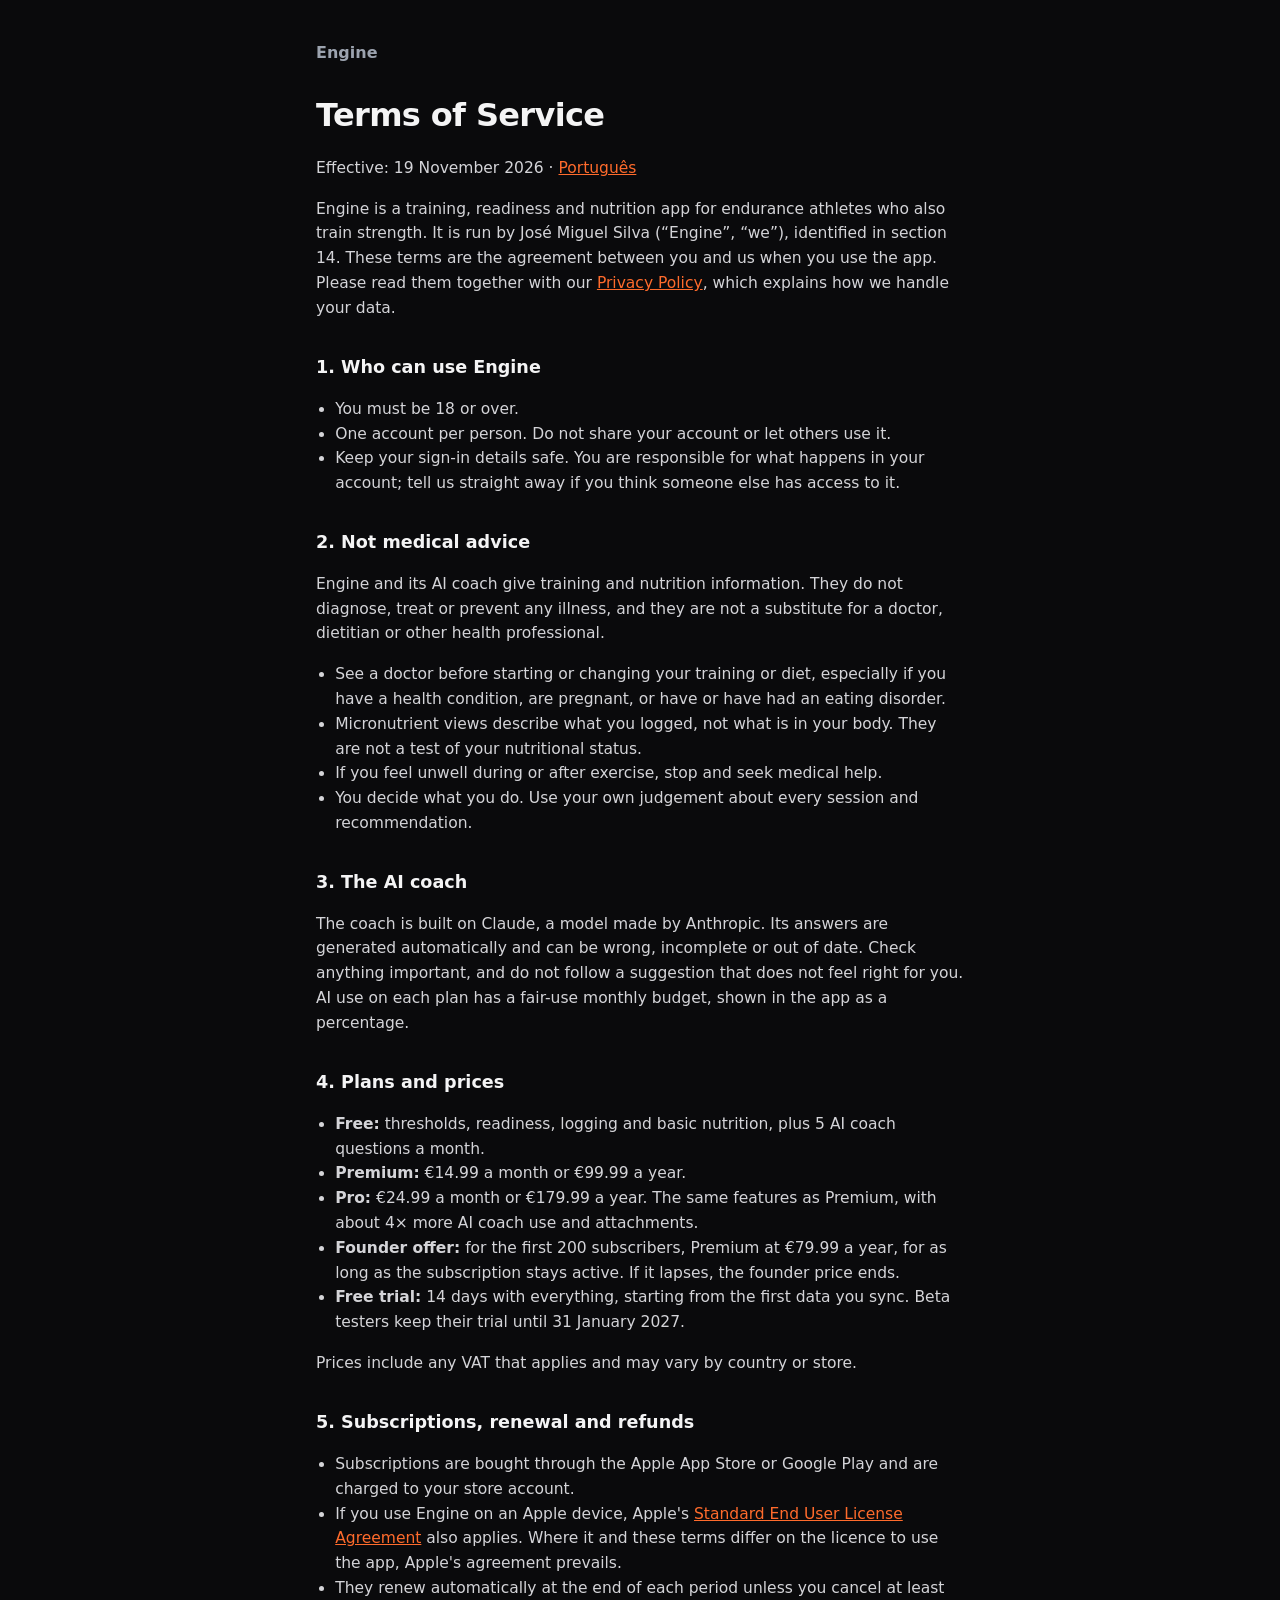
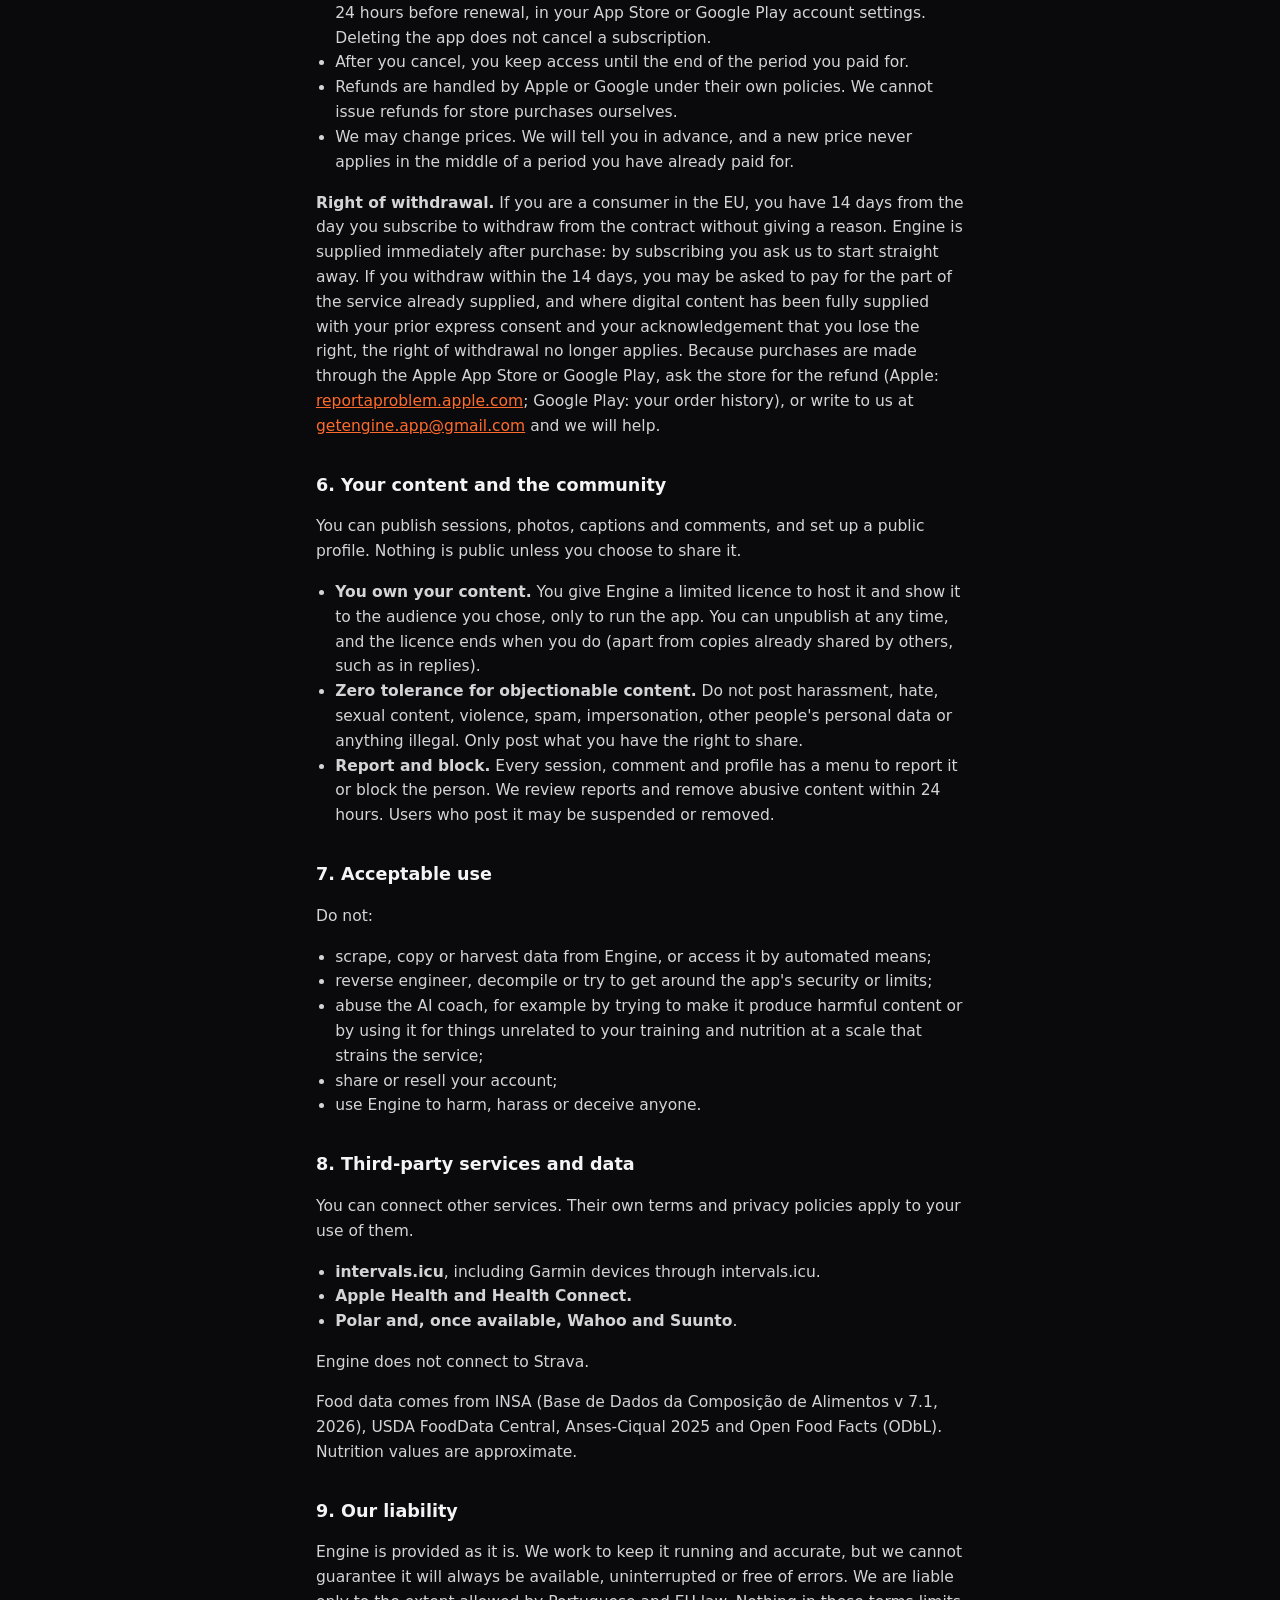
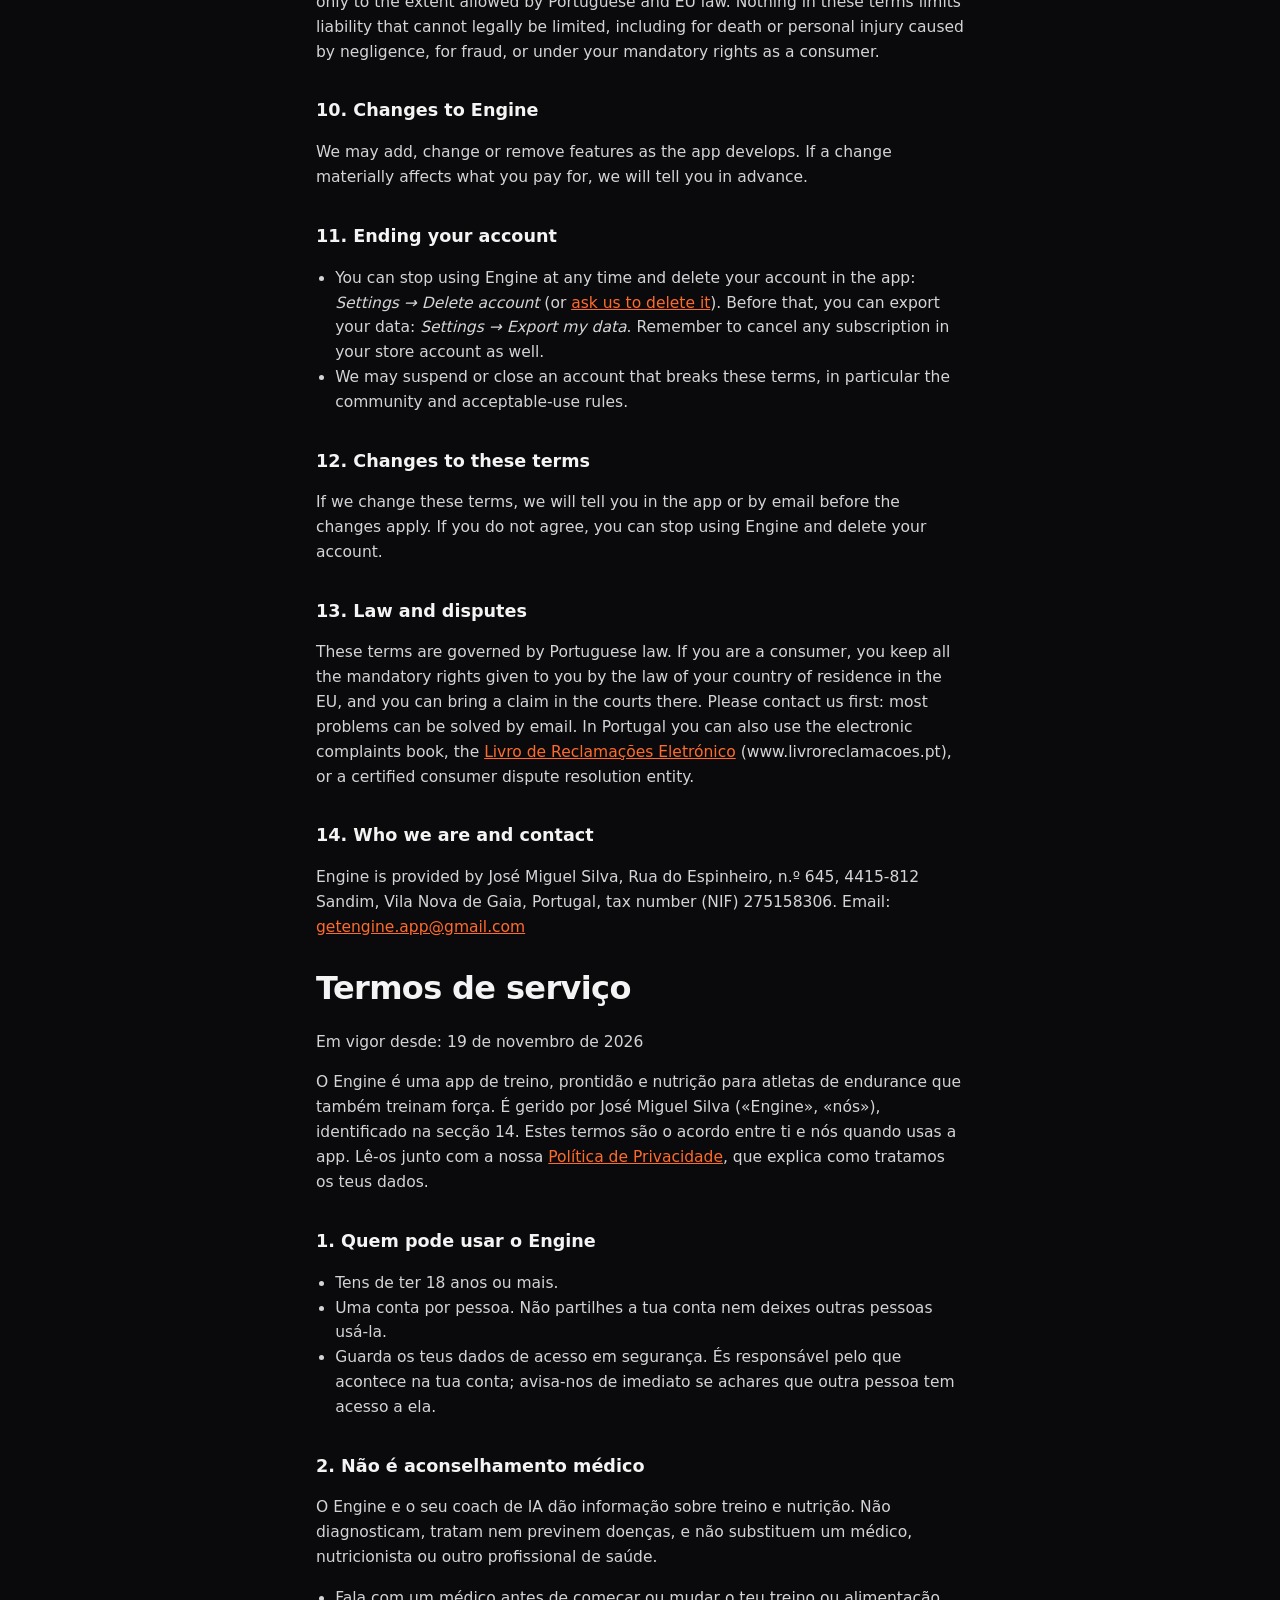
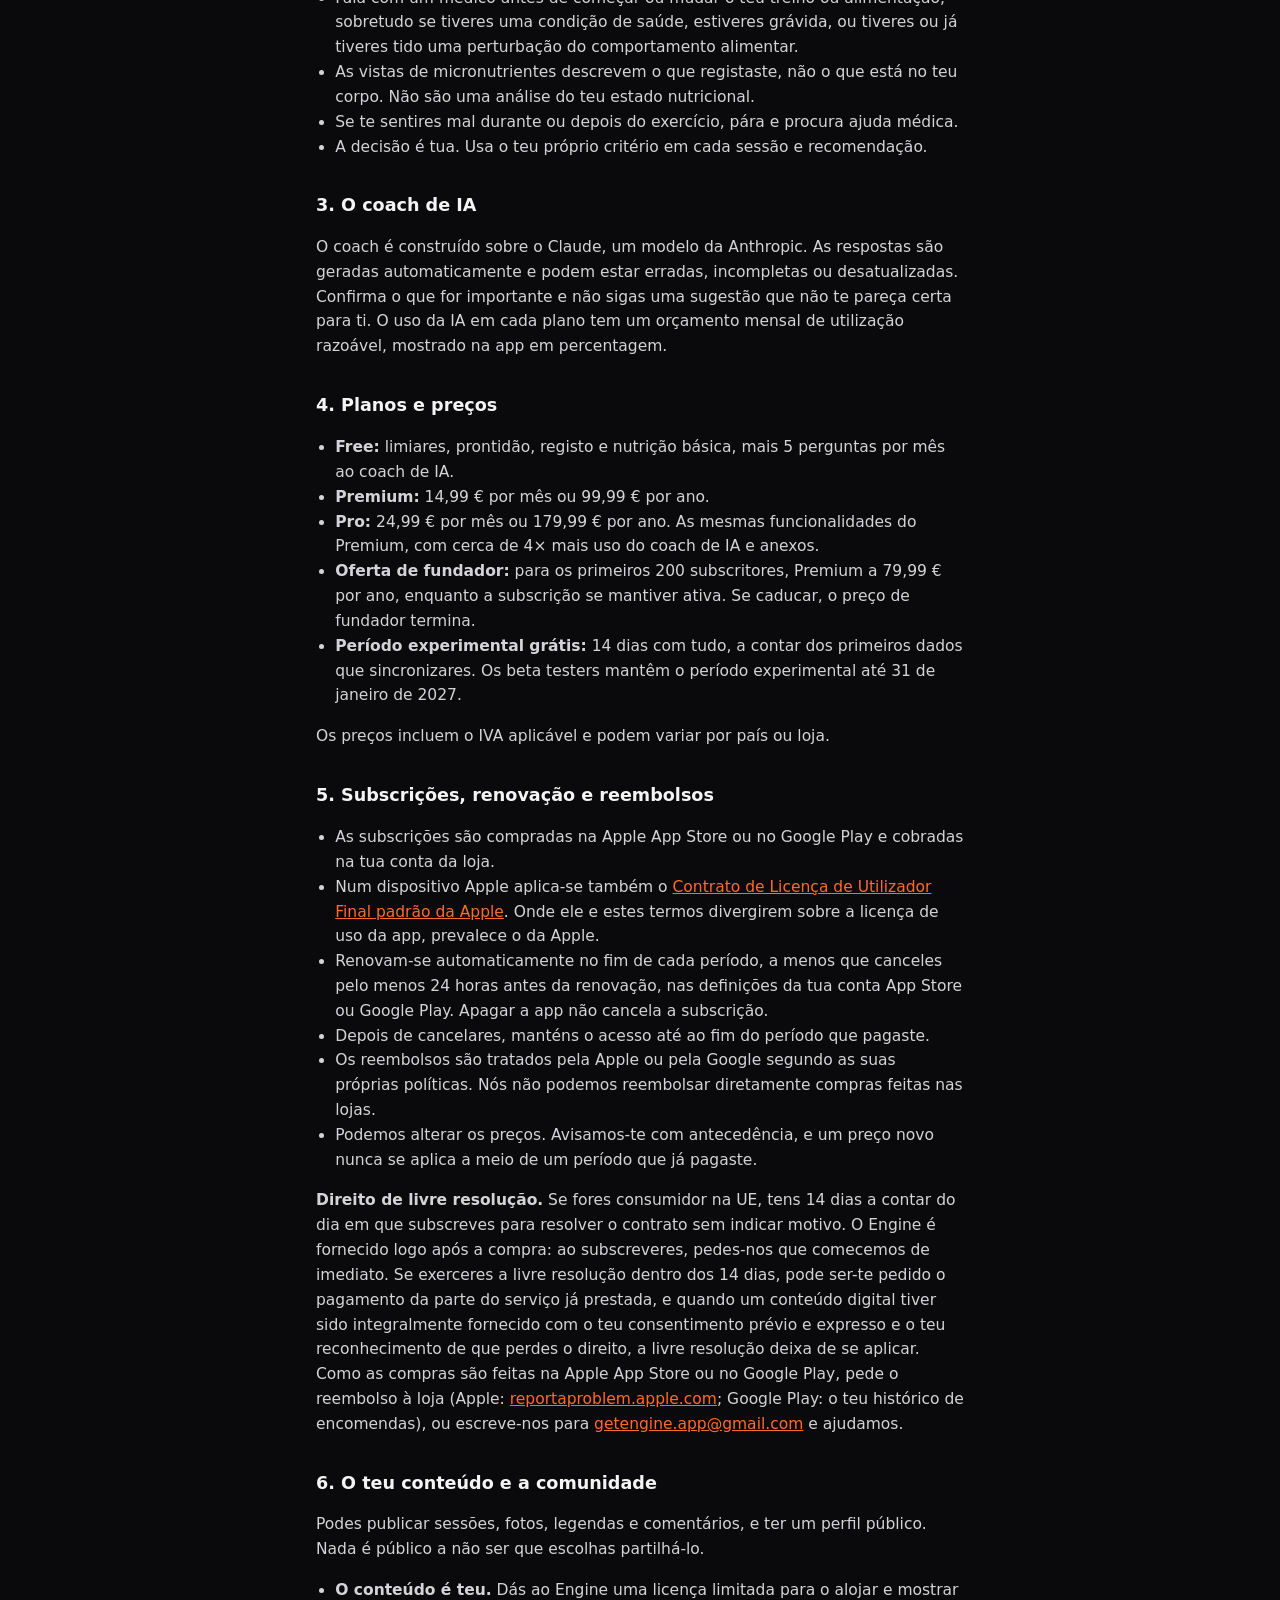
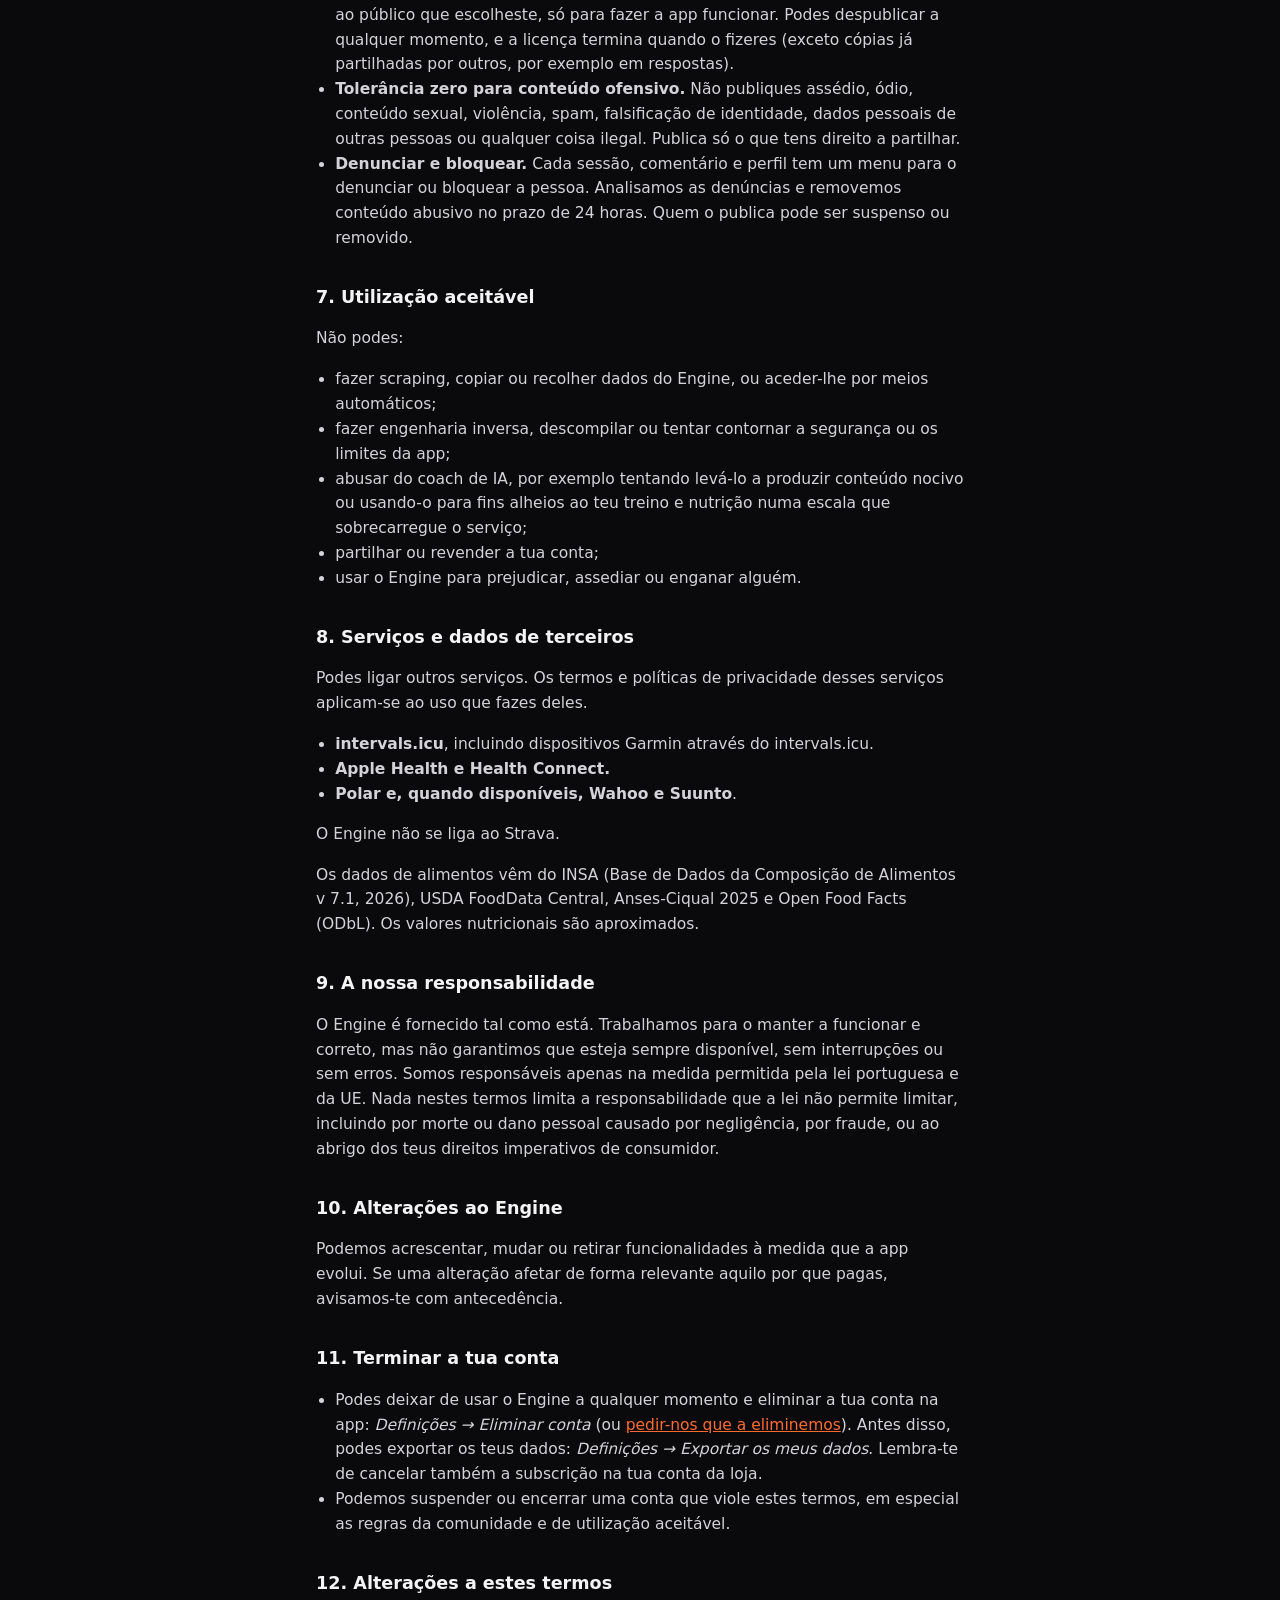
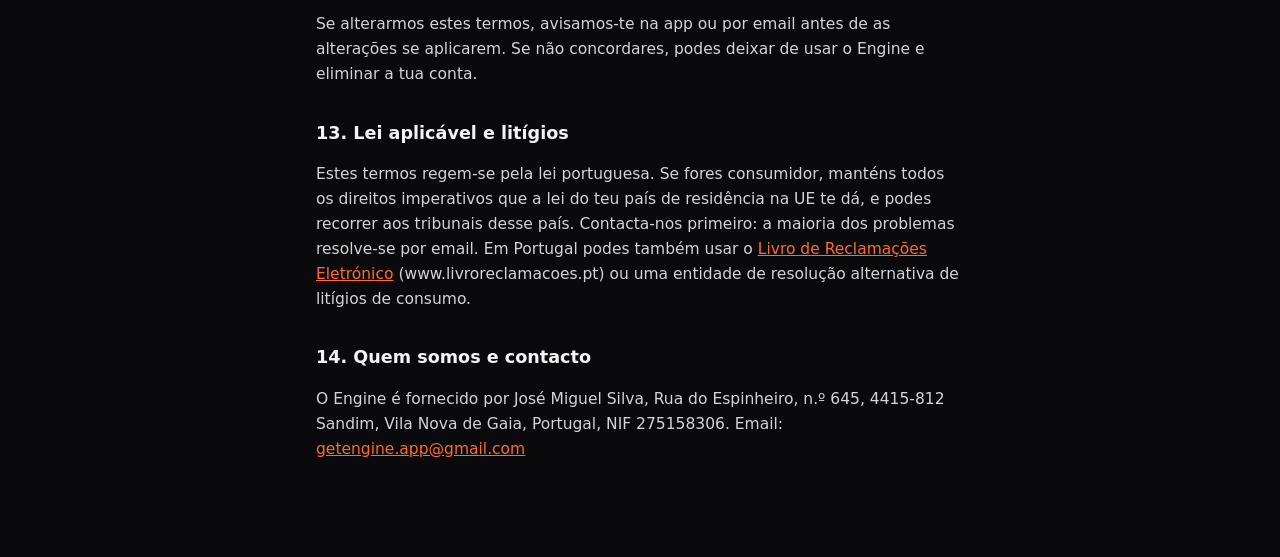
<file: terms.html>
<!doctype html>
<html lang="en">
<head>
  <!--
    Draft written 2026-11-12, updated 2026-11-19 — to be reviewed by a lawyer before launch.
    Controller identity filled 2026-11-20.
    The withdrawal-right wording in section 5 is NOT verified legal text (see the comment there).
  -->
  <meta charset="utf-8" />
  <meta name="viewport" content="width=device-width, initial-scale=1" />
  <title>Engine Terms of Service</title>
  <meta name="description" content="The terms for using Engine: accounts, subscriptions, the AI coach, community rules and your rights." />
  <link rel="icon" href="logo.png" />
  <link rel="stylesheet" href="style.css" />
</head>
<body>
  <main class="doc">
    <a class="back" href="./">Engine</a>
    <h1>Terms of Service</h1>
    <p class="meta">Effective: 19 November 2026 · <a href="#pt">Português</a></p>

    <p>Engine is a training, readiness and nutrition app for endurance athletes who also train strength. It is run by José Miguel Silva (“Engine”, “we”), identified in section 14. These terms are the agreement between you and us when you use the app. Please read them together with our <a href="privacy.html">Privacy Policy</a>, which explains how we handle your data.</p>

    <h2>1. Who can use Engine</h2>
    <ul>
      <li>You must be 18 or over.</li>
      <li>One account per person. Do not share your account or let others use it.</li>
      <li>Keep your sign-in details safe. You are responsible for what happens in your account; tell us straight away if you think someone else has access to it.</li>
    </ul>

    <h2>2. Not medical advice</h2>
    <p>Engine and its AI coach give training and nutrition information. They do not diagnose, treat or prevent any illness, and they are not a substitute for a doctor, dietitian or other health professional.</p>
    <ul>
      <li>See a doctor before starting or changing your training or diet, especially if you have a health condition, are pregnant, or have or have had an eating disorder.</li>
      <li>Micronutrient views describe what you logged, not what is in your body. They are not a test of your nutritional status.</li>
      <li>If you feel unwell during or after exercise, stop and seek medical help.</li>
      <li>You decide what you do. Use your own judgement about every session and recommendation.</li>
    </ul>

    <h2>3. The AI coach</h2>
    <p>The coach is built on Claude, a model made by Anthropic. Its answers are generated automatically and can be wrong, incomplete or out of date. Check anything important, and do not follow a suggestion that does not feel right for you. AI use on each plan has a fair-use monthly budget, shown in the app as a percentage.</p>

    <h2>4. Plans and prices</h2>
    <ul>
      <li><strong>Free:</strong> thresholds, readiness, logging and basic nutrition, plus 5 AI coach questions a month.</li>
      <li><strong>Premium:</strong> €14.99 a month or €99.99 a year.</li>
      <li><strong>Pro:</strong> €24.99 a month or €179.99 a year. The same features as Premium, with about 4× more AI coach use and attachments.</li>
      <li><strong>Founder offer:</strong> for the first 200 subscribers, Premium at €79.99 a year, for as long as the subscription stays active. If it lapses, the founder price ends.</li>
      <li><strong>Free trial:</strong> 14 days with everything, starting from the first data you sync. Beta testers keep their trial until 31 January 2027.</li>
    </ul>
    <p>Prices include any VAT that applies and may vary by country or store.</p>

    <h2>5. Subscriptions, renewal and refunds</h2>
    <ul>
      <li>Subscriptions are bought through the Apple App Store or Google Play and are charged to your store account.</li>
      <li>If you use Engine on an Apple device, Apple's <a href="https://www.apple.com/legal/internet-services/itunes/dev/stdeula/">Standard End User License Agreement</a> also applies. Where it and these terms differ on the licence to use the app, Apple's agreement prevails.</li>
      <li>They renew automatically at the end of each period unless you cancel at least 24 hours before renewal, in your App Store or Google Play account settings. Deleting the app does not cancel a subscription.</li>
      <li>After you cancel, you keep access until the end of the period you paid for.</li>
      <li>Refunds are handled by Apple or Google under their own policies. We cannot issue refunds for store purchases ourselves.</li>
      <li>We may change prices. We will tell you in advance, and a new price never applies in the middle of a period you have already paid for.</li>
    </ul>
    <!--
      TO CONFIRM WITH A LAWYER — not verified legal text. Based on Decreto-Lei n.º 24/2014 (arts. 10.º, 15.º and 17.º)
      and Directive 2011/83/EU. Open points: (a) whether Engine is a "digital service" (pro-rata payment on withdrawal)
      or "digital content" (right lost once supply starts with consent and acknowledgement); (b) who the seller is for
      store purchases and who must collect the express consent — the purchase flow belongs to Apple / Google;
      (c) the model withdrawal form and the pre-contractual information that must be given before purchase.
    -->
    <p><strong>Right of withdrawal.</strong> If you are a consumer in the EU, you have 14 days from the day you subscribe to withdraw from the contract without giving a reason. Engine is supplied immediately after purchase: by subscribing you ask us to start straight away. If you withdraw within the 14 days, you may be asked to pay for the part of the service already supplied, and where digital content has been fully supplied with your prior express consent and your acknowledgement that you lose the right, the right of withdrawal no longer applies. Because purchases are made through the Apple App Store or Google Play, ask the store for the refund (Apple: <a href="https://reportaproblem.apple.com">reportaproblem.apple.com</a>; Google Play: your order history), or write to us at <a href="mailto:getengine.app@gmail.com">getengine.app@gmail.com</a> and we will help.</p>

    <h2>6. Your content and the community</h2>
    <p>You can publish sessions, photos, captions and comments, and set up a public profile. Nothing is public unless you choose to share it.</p>
    <ul>
      <li><strong>You own your content.</strong> You give Engine a limited licence to host it and show it to the audience you chose, only to run the app. You can unpublish at any time, and the licence ends when you do (apart from copies already shared by others, such as in replies).</li>
      <li><strong>Zero tolerance for objectionable content.</strong> Do not post harassment, hate, sexual content, violence, spam, impersonation, other people's personal data or anything illegal. Only post what you have the right to share.</li>
      <li><strong>Report and block.</strong> Every session, comment and profile has a menu to report it or block the person. We review reports and remove abusive content within 24 hours. Users who post it may be suspended or removed.</li>
    </ul>

    <h2>7. Acceptable use</h2>
    <p>Do not:</p>
    <ul>
      <li>scrape, copy or harvest data from Engine, or access it by automated means;</li>
      <li>reverse engineer, decompile or try to get around the app's security or limits;</li>
      <li>abuse the AI coach, for example by trying to make it produce harmful content or by using it for things unrelated to your training and nutrition at a scale that strains the service;</li>
      <li>share or resell your account;</li>
      <li>use Engine to harm, harass or deceive anyone.</li>
    </ul>

    <h2>8. Third-party services and data</h2>
    <p>You can connect other services. Their own terms and privacy policies apply to your use of them.</p>
    <ul>
      <li><strong>intervals.icu</strong>, including Garmin devices through intervals.icu.</li>
      <li><strong>Apple Health and Health Connect.</strong></li>
      <li><strong>Polar and, once available, Wahoo and Suunto</strong>.</li>
    </ul>
    <p>Engine does not connect to Strava.</p>
    <p>Food data comes from INSA (Base de Dados da Composição de Alimentos v 7.1, 2026), USDA FoodData Central, Anses-Ciqual 2025 and Open Food Facts (ODbL). Nutrition values are approximate.</p>

    <h2>9. Our liability</h2>
    <p>Engine is provided as it is. We work to keep it running and accurate, but we cannot guarantee it will always be available, uninterrupted or free of errors. We are liable only to the extent allowed by Portuguese and EU law. Nothing in these terms limits liability that cannot legally be limited, including for death or personal injury caused by negligence, for fraud, or under your mandatory rights as a consumer.</p>

    <h2>10. Changes to Engine</h2>
    <p>We may add, change or remove features as the app develops. If a change materially affects what you pay for, we will tell you in advance.</p>

    <h2>11. Ending your account</h2>
    <ul>
      <li>You can stop using Engine at any time and delete your account in the app: <em>Settings → Delete account</em> (or <a href="delete-account.html">ask us to delete it</a>). Before that, you can export your data: <em>Settings → Export my data</em>. Remember to cancel any subscription in your store account as well.</li>
      <li>We may suspend or close an account that breaks these terms, in particular the community and acceptable-use rules.</li>
    </ul>

    <h2>12. Changes to these terms</h2>
    <p>If we change these terms, we will tell you in the app or by email before the changes apply. If you do not agree, you can stop using Engine and delete your account.</p>

    <h2>13. Law and disputes</h2>
    <p>These terms are governed by Portuguese law. If you are a consumer, you keep all the mandatory rights given to you by the law of your country of residence in the EU, and you can bring a claim in the courts there. Please contact us first: most problems can be solved by email. In Portugal you can also use the electronic complaints book, the <a href="https://www.livroreclamacoes.pt">Livro de Reclamações Eletrónico</a> (www.livroreclamacoes.pt), or a certified consumer dispute resolution entity.</p>

    <h2>14. Who we are and contact</h2>
    <p>Engine is provided by José Miguel Silva, Rua do Espinheiro, n.º 645, 4415-812 Sandim, Vila Nova de Gaia, Portugal, tax number (NIF) 275158306. Email: <a href="mailto:getengine.app@gmail.com">getengine.app@gmail.com</a></p>

    <h1 id="pt" lang="pt-PT">Termos de serviço</h1>
    <div lang="pt-PT">
    <p class="meta">Em vigor desde: 19 de novembro de 2026</p>

    <p>O Engine é uma app de treino, prontidão e nutrição para atletas de endurance que também treinam força. É gerido por José Miguel Silva («Engine», «nós»), identificado na secção 14. Estes termos são o acordo entre ti e nós quando usas a app. Lê-os junto com a nossa <a href="privacy.html#pt">Política de Privacidade</a>, que explica como tratamos os teus dados.</p>

    <h2>1. Quem pode usar o Engine</h2>
    <ul>
      <li>Tens de ter 18 anos ou mais.</li>
      <li>Uma conta por pessoa. Não partilhes a tua conta nem deixes outras pessoas usá-la.</li>
      <li>Guarda os teus dados de acesso em segurança. És responsável pelo que acontece na tua conta; avisa-nos de imediato se achares que outra pessoa tem acesso a ela.</li>
    </ul>

    <h2>2. Não é aconselhamento médico</h2>
    <p>O Engine e o seu coach de IA dão informação sobre treino e nutrição. Não diagnosticam, tratam nem previnem doenças, e não substituem um médico, nutricionista ou outro profissional de saúde.</p>
    <ul>
      <li>Fala com um médico antes de começar ou mudar o teu treino ou alimentação, sobretudo se tiveres uma condição de saúde, estiveres grávida, ou tiveres ou já tiveres tido uma perturbação do comportamento alimentar.</li>
      <li>As vistas de micronutrientes descrevem o que registaste, não o que está no teu corpo. Não são uma análise do teu estado nutricional.</li>
      <li>Se te sentires mal durante ou depois do exercício, pára e procura ajuda médica.</li>
      <li>A decisão é tua. Usa o teu próprio critério em cada sessão e recomendação.</li>
    </ul>

    <h2>3. O coach de IA</h2>
    <p>O coach é construído sobre o Claude, um modelo da Anthropic. As respostas são geradas automaticamente e podem estar erradas, incompletas ou desatualizadas. Confirma o que for importante e não sigas uma sugestão que não te pareça certa para ti. O uso da IA em cada plano tem um orçamento mensal de utilização razoável, mostrado na app em percentagem.</p>

    <h2>4. Planos e preços</h2>
    <ul>
      <li><strong>Free:</strong> limiares, prontidão, registo e nutrição básica, mais 5 perguntas por mês ao coach de IA.</li>
      <li><strong>Premium:</strong> 14,99 € por mês ou 99,99 € por ano.</li>
      <li><strong>Pro:</strong> 24,99 € por mês ou 179,99 € por ano. As mesmas funcionalidades do Premium, com cerca de 4× mais uso do coach de IA e anexos.</li>
      <li><strong>Oferta de fundador:</strong> para os primeiros 200 subscritores, Premium a 79,99 € por ano, enquanto a subscrição se mantiver ativa. Se caducar, o preço de fundador termina.</li>
      <li><strong>Período experimental grátis:</strong> 14 dias com tudo, a contar dos primeiros dados que sincronizares. Os beta testers mantêm o período experimental até 31 de janeiro de 2027.</li>
    </ul>
    <p>Os preços incluem o IVA aplicável e podem variar por país ou loja.</p>

    <h2>5. Subscrições, renovação e reembolsos</h2>
    <ul>
      <li>As subscrições são compradas na Apple App Store ou no Google Play e cobradas na tua conta da loja.</li>
      <li>Num dispositivo Apple aplica-se também o <a href="https://www.apple.com/legal/internet-services/itunes/dev/stdeula/">Contrato de Licença de Utilizador Final padrão da Apple</a>. Onde ele e estes termos divergirem sobre a licença de uso da app, prevalece o da Apple.</li>
      <li>Renovam-se automaticamente no fim de cada período, a menos que canceles pelo menos 24 horas antes da renovação, nas definições da tua conta App Store ou Google Play. Apagar a app não cancela a subscrição.</li>
      <li>Depois de cancelares, manténs o acesso até ao fim do período que pagaste.</li>
      <li>Os reembolsos são tratados pela Apple ou pela Google segundo as suas próprias políticas. Nós não podemos reembolsar diretamente compras feitas nas lojas.</li>
      <li>Podemos alterar os preços. Avisamos-te com antecedência, e um preço novo nunca se aplica a meio de um período que já pagaste.</li>
    </ul>
    <!--
      A CONFIRMAR COM ADVOGADO — não é texto jurídico verificado. Baseado no Decreto-Lei n.º 24/2014 (arts. 10.º, 15.º e 17.º)
      e na Diretiva 2011/83/UE. Em aberto: (a) se o Engine é «serviço digital» (pagamento proporcional em caso de livre
      resolução) ou «conteúdo digital» (direito perdido quando o fornecimento começa com consentimento e reconhecimento);
      (b) quem é o vendedor nas compras feitas nas lojas e quem tem de recolher o consentimento expresso — o fluxo de compra
      é da Apple / Google; (c) o formulário-modelo de livre resolução e a informação pré-contratual a dar antes da compra.
    -->
    <p><strong>Direito de livre resolução.</strong> Se fores consumidor na UE, tens 14 dias a contar do dia em que subscreves para resolver o contrato sem indicar motivo. O Engine é fornecido logo após a compra: ao subscreveres, pedes-nos que comecemos de imediato. Se exerceres a livre resolução dentro dos 14 dias, pode ser-te pedido o pagamento da parte do serviço já prestada, e quando um conteúdo digital tiver sido integralmente fornecido com o teu consentimento prévio e expresso e o teu reconhecimento de que perdes o direito, a livre resolução deixa de se aplicar. Como as compras são feitas na Apple App Store ou no Google Play, pede o reembolso à loja (Apple: <a href="https://reportaproblem.apple.com">reportaproblem.apple.com</a>; Google Play: o teu histórico de encomendas), ou escreve-nos para <a href="mailto:getengine.app@gmail.com">getengine.app@gmail.com</a> e ajudamos.</p>

    <h2>6. O teu conteúdo e a comunidade</h2>
    <p>Podes publicar sessões, fotos, legendas e comentários, e ter um perfil público. Nada é público a não ser que escolhas partilhá-lo.</p>
    <ul>
      <li><strong>O conteúdo é teu.</strong> Dás ao Engine uma licença limitada para o alojar e mostrar ao público que escolheste, só para fazer a app funcionar. Podes despublicar a qualquer momento, e a licença termina quando o fizeres (exceto cópias já partilhadas por outros, por exemplo em respostas).</li>
      <li><strong>Tolerância zero para conteúdo ofensivo.</strong> Não publiques assédio, ódio, conteúdo sexual, violência, spam, falsificação de identidade, dados pessoais de outras pessoas ou qualquer coisa ilegal. Publica só o que tens direito a partilhar.</li>
      <li><strong>Denunciar e bloquear.</strong> Cada sessão, comentário e perfil tem um menu para o denunciar ou bloquear a pessoa. Analisamos as denúncias e removemos conteúdo abusivo no prazo de 24 horas. Quem o publica pode ser suspenso ou removido.</li>
    </ul>

    <h2>7. Utilização aceitável</h2>
    <p>Não podes:</p>
    <ul>
      <li>fazer scraping, copiar ou recolher dados do Engine, ou aceder-lhe por meios automáticos;</li>
      <li>fazer engenharia inversa, descompilar ou tentar contornar a segurança ou os limites da app;</li>
      <li>abusar do coach de IA, por exemplo tentando levá-lo a produzir conteúdo nocivo ou usando-o para fins alheios ao teu treino e nutrição numa escala que sobrecarregue o serviço;</li>
      <li>partilhar ou revender a tua conta;</li>
      <li>usar o Engine para prejudicar, assediar ou enganar alguém.</li>
    </ul>

    <h2>8. Serviços e dados de terceiros</h2>
    <p>Podes ligar outros serviços. Os termos e políticas de privacidade desses serviços aplicam-se ao uso que fazes deles.</p>
    <ul>
      <li><strong>intervals.icu</strong>, incluindo dispositivos Garmin através do intervals.icu.</li>
      <li><strong>Apple Health e Health Connect.</strong></li>
      <li><strong>Polar e, quando disponíveis, Wahoo e Suunto</strong>.</li>
    </ul>
    <p>O Engine não se liga ao Strava.</p>
    <p>Os dados de alimentos vêm do INSA (Base de Dados da Composição de Alimentos v 7.1, 2026), USDA FoodData Central, Anses-Ciqual 2025 e Open Food Facts (ODbL). Os valores nutricionais são aproximados.</p>

    <h2>9. A nossa responsabilidade</h2>
    <p>O Engine é fornecido tal como está. Trabalhamos para o manter a funcionar e correto, mas não garantimos que esteja sempre disponível, sem interrupções ou sem erros. Somos responsáveis apenas na medida permitida pela lei portuguesa e da UE. Nada nestes termos limita a responsabilidade que a lei não permite limitar, incluindo por morte ou dano pessoal causado por negligência, por fraude, ou ao abrigo dos teus direitos imperativos de consumidor.</p>

    <h2>10. Alterações ao Engine</h2>
    <p>Podemos acrescentar, mudar ou retirar funcionalidades à medida que a app evolui. Se uma alteração afetar de forma relevante aquilo por que pagas, avisamos-te com antecedência.</p>

    <h2>11. Terminar a tua conta</h2>
    <ul>
      <li>Podes deixar de usar o Engine a qualquer momento e eliminar a tua conta na app: <em>Definições → Eliminar conta</em> (ou <a href="delete-account.html#pt">pedir-nos que a eliminemos</a>). Antes disso, podes exportar os teus dados: <em>Definições → Exportar os meus dados</em>. Lembra-te de cancelar também a subscrição na tua conta da loja.</li>
      <li>Podemos suspender ou encerrar uma conta que viole estes termos, em especial as regras da comunidade e de utilização aceitável.</li>
    </ul>

    <h2>12. Alterações a estes termos</h2>
    <p>Se alterarmos estes termos, avisamos-te na app ou por email antes de as alterações se aplicarem. Se não concordares, podes deixar de usar o Engine e eliminar a tua conta.</p>

    <h2>13. Lei aplicável e litígios</h2>
    <p>Estes termos regem-se pela lei portuguesa. Se fores consumidor, manténs todos os direitos imperativos que a lei do teu país de residência na UE te dá, e podes recorrer aos tribunais desse país. Contacta-nos primeiro: a maioria dos problemas resolve-se por email. Em Portugal podes também usar o <a href="https://www.livroreclamacoes.pt">Livro de Reclamações Eletrónico</a> (www.livroreclamacoes.pt) ou uma entidade de resolução alternativa de litígios de consumo.</p>

    <h2>14. Quem somos e contacto</h2>
    <p>O Engine é fornecido por José Miguel Silva, Rua do Espinheiro, n.º 645, 4415-812 Sandim, Vila Nova de Gaia, Portugal, NIF 275158306. Email: <a href="mailto:getengine.app@gmail.com">getengine.app@gmail.com</a></p>
    </div>
  </main>
</body>
</html>
</file>
<file: app.css>
/* Engine — site de lançamento. Identidade da app: escuro, laranja, Chakra Petch. */
@font-face {
  font-family: "Chakra Petch";
  src: url("fonts/ChakraPetch-Bold.ttf") format("truetype");
  font-weight: 700;
  font-display: swap;
}
:root {
  --bg: #050506;
  --surface: #121215;
  --surface-2: #1b1b20;
  --line: #26262c;
  --text: #f5f5f6;
  --muted: #9a9aa3;
  --dim: #6c6c75;
  --accent: #ff6b2c;
  --display: "Chakra Petch", "Inter", system-ui, sans-serif;
  --body: "Inter", system-ui, -apple-system, "Segoe UI", Roboto, sans-serif;
  --ease: cubic-bezier(0.2, 0.8, 0.2, 1);
}
* { box-sizing: border-box; }
html { -webkit-text-size-adjust: 100%; scroll-behavior: smooth; scroll-padding-top: 96px; }
body { margin: 0; background: var(--bg); color: var(--text); font: 400 17px/1.6 var(--body); -webkit-font-smoothing: antialiased; overflow-x: clip; }
a { color: inherit; }
:focus-visible { outline: 2px solid var(--accent); outline-offset: 3px; border-radius: 6px; }
h1, h2, h3 { font-family: var(--display); font-weight: 700; margin: 0; letter-spacing: -0.02em; text-wrap: balance; }
h2 { font-size: clamp(34px, 4.6vw, 64px); line-height: 1.04; }
p { margin: 0; }
.wrap { max-width: 1200px; margin: 0 auto; padding: 0 32px; }

/* Nav */
.nav { position: fixed; top: 16px; left: 0; right: 0; z-index: 30; pointer-events: none; padding: 0 16px; }
.nav-in { pointer-events: auto; max-width: 1136px; margin: 0 auto; display: flex; align-items: center; gap: 28px; height: 60px; padding: 0 10px 0 18px; border-radius: 18px; background: rgba(18, 18, 21, 0.72); backdrop-filter: blur(18px) saturate(1.4); -webkit-backdrop-filter: blur(18px) saturate(1.4); border: 1px solid var(--line); }
.brand { display: flex; align-items: center; gap: 10px; font: 700 19px var(--display); text-decoration: none; }
.brand img { width: 30px; height: 30px; border-radius: 8px; }
.nav .links { margin-left: auto; display: flex; gap: 28px; }
.nav .links a { text-decoration: none; font-weight: 500; font-size: 15px; color: var(--muted); transition: color 0.15s; }
.nav .links a:hover { color: var(--text); }
.btn { display: inline-flex; align-items: center; justify-content: center; height: 52px; padding: 0 24px; border: 0; border-radius: 14px; background: var(--accent); color: #050506; font: 600 16px var(--body); text-decoration: none; cursor: pointer; transition: transform 0.12s var(--ease), filter 0.15s; }
.btn:hover { filter: brightness(1.08); }
.btn:active { transform: scale(0.97); }
.btn.small { height: 40px; padding: 0 16px; font-size: 14px; border-radius: 12px; }

/* Hero */
.hero { padding: 168px 0 0; }
.hero h1 { font-size: clamp(44px, 8.2vw, 124px); line-height: 0.98; letter-spacing: -0.03em; }
.hero h1 .ln { display: block; overflow: hidden; padding-bottom: 0.08em; }
.hero h1 .ln > span { display: block; transform: translateY(110%); transition: transform 0.9s var(--ease); }
.ready .hero h1 .ln > span { transform: none; }
.hero h1 .ln:nth-child(2) > span { transition-delay: 0.09s; }
.hero h1 .ln:nth-child(3) > span { transition-delay: 0.18s; }
.hero-row { display: flex; align-items: flex-end; justify-content: space-between; gap: 32px; flex-wrap: wrap; margin-top: 36px; }
.hero .sub { font-size: clamp(18px, 1.6vw, 21px); line-height: 1.5; color: var(--muted); max-width: 520px; }
.hero .cta { display: grid; gap: 10px; justify-items: start; }
.hero .cta small { color: var(--dim); font-size: 14px; }
.fade { opacity: 0; transform: translateY(12px); transition: opacity 0.7s ease-out 0.45s, transform 0.7s var(--ease) 0.45s; }
.ready .fade { opacity: 1; transform: none; }

/* Instrumento do hero: a escada viva */
.instr { margin-top: 72px; border-top: 1px solid var(--line); padding: 28px 0 0; opacity: 0; transition: opacity 0.9s ease-out 0.7s; }
.ready .instr { opacity: 1; }
.readout { display: flex; gap: clamp(24px, 6vw, 88px); align-items: baseline; flex-wrap: wrap; }
.readout div { display: grid; gap: 2px; }
.readout b { font: 700 clamp(40px, 6.4vw, 92px)/1 var(--display); font-variant-numeric: tabular-nums; letter-spacing: -0.02em; min-width: 2.6ch; }
.readout b small { font: 600 0.26em var(--body); color: var(--muted); margin-left: 0.3em; letter-spacing: 0; }
.readout span { color: var(--dim); font-size: 14px; }
.readout .zone b { transition: color 0.25s; }
.ladder { position: relative; height: 150px; margin-top: 20px; touch-action: pan-y; cursor: ew-resize; user-select: none; -webkit-user-select: none; }
.ladder svg { display: block; width: 100%; height: 100%; overflow: visible; }
.ladder text { font: 500 12px var(--body); fill: var(--dim); }
.instr-note { display: flex; justify-content: space-between; gap: 16px; flex-wrap: wrap; color: var(--dim); font-size: 13px; padding: 8px 0 40px; }

/* Turbina do topo: só as pás rodam, à volta de UMA origem (transform-origin, sem rotate(a 100 100) no grupo). */
.hero-top { display: grid; grid-template-columns: minmax(0, 1fr) auto; align-items: center; gap: 40px; }
.turbine { position: relative; width: clamp(240px, 26vw, 330px); display: grid; justify-items: center; }
.tb-svg { display: block; width: 100%; height: auto; }
.tb-rotor { transform-box: view-box; transform-origin: 100px 100px; }
.tb-read { margin-top: 10px; color: var(--muted); font-size: 13px; font-variant-numeric: tabular-nums; }
.tb-read b { font-weight: 600; }
@media (max-width: 900px) {
  .hero-top { grid-template-columns: 1fr; gap: 20px; }
  .turbine { order: -1; width: 150px; justify-self: start; }
  .tb-read { font-size: 12px; margin-top: 6px; }
}

/* Ligações */
.strip { border-top: 1px solid var(--line); border-bottom: 1px solid var(--line); overflow: hidden; padding: 24px 0; }
.marquee { display: flex; gap: 56px; width: max-content; animation: slide 36s linear infinite; font: 700 18px var(--display); color: var(--dim); white-space: nowrap; }
.marquee span em { font: 500 13px var(--body); color: #4b4b53; font-style: normal; margin-left: 8px; }
@keyframes slide { to { transform: translateX(-50%); } }

/* Secções finais */
.block { padding: 140px 0; border-top: 1px solid var(--line); }
.block .lede { margin-top: 20px; font-size: clamp(17px, 1.5vw, 20px); color: var(--muted); max-width: 560px; line-height: 1.55; }
.limits { list-style: none; margin: 56px 0 0; padding: 0; display: grid; grid-template-columns: repeat(2, 1fr); gap: 0 64px; }
.limits li { border-top: 1px solid var(--line); padding: 22px 0; color: var(--muted); }
.limits b { display: block; color: var(--text); font: 700 20px var(--display); margin-bottom: 6px; }
.plans { display: grid; grid-template-columns: repeat(3, 1fr); gap: 20px; margin-top: 56px; }
.plan { border-radius: 24px; background: var(--surface); border: 1px solid var(--line); padding: 28px; display: grid; gap: 10px; align-content: start; }
.plan h3 { font-size: 20px; }
.plan .p { font: 700 52px/1 var(--display); font-variant-numeric: tabular-nums; letter-spacing: -0.02em; }
.plan .p small { font: 500 15px var(--body); color: var(--muted); margin-left: 6px; letter-spacing: 0; }
.plan ul { margin: 8px 0 0; padding: 0; list-style: none; display: grid; gap: 8px; color: var(--muted); font-size: 15px; }
.founder { margin-top: 20px; border-radius: 24px; padding: 28px; background: linear-gradient(120deg, rgba(255, 107, 44, 0.16), rgba(255, 107, 44, 0.03) 60%); border: 1px solid rgba(255, 107, 44, 0.35); display: flex; align-items: center; justify-content: space-between; gap: 24px; flex-wrap: wrap; }
.founder b { font: 700 clamp(22px, 2.4vw, 30px) var(--display); }
.founder p { color: var(--muted); max-width: 560px; margin-top: 6px; }
.faq { margin-top: 40px; }
details { border-top: 1px solid var(--line); }
details:last-of-type { border-bottom: 1px solid var(--line); }
summary { list-style: none; min-height: 68px; display: flex; align-items: center; justify-content: space-between; gap: 16px; cursor: pointer; font: 600 18px var(--body); }
summary::-webkit-details-marker { display: none; }
summary::after { content: ""; width: 9px; height: 9px; border-right: 2px solid var(--muted); border-bottom: 2px solid var(--muted); transform: rotate(45deg); transition: transform 0.2s var(--ease); flex: none; margin-right: 6px; }
details[open] summary::after { transform: rotate(225deg); }
details p { color: var(--muted); padding: 0 0 22px; max-width: 640px; }
.join { display: grid; grid-template-columns: 1fr 1fr; gap: 64px; align-items: start; }
.join h2 { font-size: clamp(40px, 6vw, 88px); line-height: 0.98; }
.form { display: grid; gap: 14px; }
.form label { display: grid; gap: 8px; font-size: 14px; color: var(--muted); font-weight: 500; }
.form input[type="email"], .form input[type="text"] { height: 54px; border-radius: 14px; border: 1px solid #3a3a42; background: var(--surface); color: var(--text); padding: 0 16px; font: 400 16px var(--body); width: 100%; transition: border-color 0.15s; }
.form input:focus { border-color: var(--accent); outline: 0; }
.form label.check { display: flex; gap: 10px; align-items: flex-start; font-size: 13.5px; font-weight: 400; cursor: pointer; }
.form .check input { width: 20px; height: 20px; flex: none; margin: 1px 0 0; accent-color: #ff6b2c; }
.status { min-height: 22px; font-size: 14.5px; color: var(--muted); }
footer { border-top: 1px solid var(--line); padding: 36px 0 64px; color: var(--dim); font-size: 14px; }
footer .wrap { display: flex; gap: 24px; flex-wrap: wrap; align-items: center; }
footer a { color: var(--muted); text-decoration: none; } footer a:hover { color: var(--text); }
footer .grow { flex: 1; min-width: 240px; }
footer .credits { flex-basis: 100%; font-size: 12.5px; color: var(--dim); }
[hidden] { display: none !important; }

@media (max-width: 900px) {
  .wrap { padding: 0 20px; }
  .nav { top: 10px; padding: 0 10px; }
  .nav .links { display: none; } .nav-in .btn { margin-left: auto; }
  .hero { padding-top: 124px; }
  .instr { margin-top: 48px; }
  .ladder { height: 124px; }
  .block { padding: 88px 0; }
  .limits, .plans, .join { grid-template-columns: 1fr; gap: 0; }
  .plans { gap: 14px; } .join { gap: 36px; }
}
@media (prefers-reduced-motion: reduce) {
  html { scroll-behavior: auto; }
  *, *::before, *::after { transition-duration: 0.01ms !important; transition-delay: 0s !important; animation: none !important; }
}


/* A vida muda, o plano também. Linhas de treino como na app (PlanChangesCard, WorkoutProfileStrip). */
#adapt .adapt { display: grid; grid-template-columns: 420px 1fr; gap: 28px; align-items: start; margin-top: 56px; }
#adapt .adapt-left { display: grid; gap: 22px; }
#adapt .scenarios { display: grid; gap: 10px; }
#adapt .scenarios button { text-align: left; padding: 18px 20px; border-radius: 18px; border: 1px solid var(--line); background: transparent; color: var(--text); font: inherit; cursor: pointer; transition: background 0.15s, border-color 0.15s, transform 0.12s var(--ease); }
#adapt .scenarios button b { display: block; font: 700 19px/1.3 var(--display); }
#adapt .scenarios button span { display: block; color: var(--muted); font-size: 14px; margin-top: 2px; }
#adapt .scenarios button:hover { background: var(--surface); border-color: #34343c; }
#adapt .scenarios button:active { transform: scale(0.98); }
#adapt .scenarios button[aria-selected="true"] { background: var(--surface-2); border-color: #4a4a54; }
#adapt .convo { display: grid; gap: 10px; }
.bubble { padding: 12px 16px; font-size: 15px; line-height: 1.5; max-width: 92%; }
.bubble.coach { background: var(--surface-2); border: 1px solid var(--line); border-radius: 18px 18px 18px 6px; }
.bubble.me { background: #26262d; border-radius: 18px 18px 6px 18px; margin-left: auto; }
#adapt .week-panel { background: var(--surface); border: 1px solid var(--line); border-radius: 24px; padding: 22px; }
#adapt .week-head { display: flex; justify-content: space-between; align-items: baseline; margin-bottom: 12px; font-size: 13px; color: var(--muted); }
#adapt .week-head b { font-weight: 600; }
#adapt .aweek { list-style: none; margin: 0; padding: 0; display: grid; gap: 8px; }
#adapt .week-foot { color: var(--dim); font-size: 13px; margin-top: 14px; }
#adapt .zone-key { display: flex; flex-wrap: wrap; gap: 6px 16px; align-items: center; margin-top: 18px; color: var(--dim); font-size: 13px; }
#adapt .zone-key span { display: inline-flex; align-items: center; gap: 6px; }
#adapt .zone-key i { width: 10px; height: 10px; border-radius: 3px; background: var(--c); }
#adapt .zone-key em { font-style: normal; }
.wo, .pc-row { display: grid; grid-template-columns: 40px 34px minmax(0, 1fr) auto; align-items: center; gap: 6px 10px; padding: 12px; border-radius: 16px; background: var(--surface-2); border: 1px solid var(--line); }
.wo.chg, .pc-row { border-color: #3a3a42; }
.wo.fresh { animation: fresh 1.6s var(--ease); }
@keyframes fresh { from { background: #3a2216; } to { background: var(--surface-2); } }
.pl-day { text-align: center; line-height: 1.1; }
.pl-day span { display: block; color: var(--dim); font-size: 11px; font-weight: 600; }
.pl-day b { font: 700 18px var(--display); font-variant-numeric: tabular-nums; }
.pl-sport { width: 34px; height: 34px; border-radius: 50%; background: var(--bg); display: grid; place-items: center; }
.pl-sport svg { width: 18px; height: 18px; fill: none; stroke: currentColor; stroke-width: 1.8; stroke-linecap: round; stroke-linejoin: round; }
.pl-sport.bike { color: #60a5fa; } .pl-sport.run { color: #f472b6; } .pl-sport.lift { color: #a78bfa; }
.pl-info { min-width: 0; display: grid; }
.pl-info b { font-size: 14px; font-weight: 600; line-height: 1.35; }
.pl-info span { color: var(--muted); font-size: 12.5px; font-variant-numeric: tabular-nums; }
.pl-info .was { color: var(--dim); font-size: 12px; }
.pl-badge { display: inline-block; padding: 3px 9px; border-radius: 999px; background: var(--bg); border: 1px solid var(--line); color: var(--muted); font-size: 12px; font-weight: 600; white-space: nowrap; }
.chg .pl-badge, .pc-row .pl-badge { color: var(--accent); border-color: rgba(255, 107, 44, 0.35); }
.pl-strip { grid-column: 1 / -1; height: 46px; display: flex; align-items: flex-end; gap: 2px; padding: 6px; border-radius: 10px; background: var(--bg); }
.pl-strip i { flex: var(--f) 1 0; min-width: 2px; height: calc(var(--h) * 100%); border-radius: 3px; background: var(--z); transform-origin: bottom; }
.fresh .pl-strip i { animation: grow 0.7s var(--ease) both; }
@keyframes grow { from { transform: scaleY(0); } to { transform: scaleY(1); } }
.vh { position: absolute; width: 1px; height: 1px; overflow: hidden; clip: rect(0 0 0 0); white-space: nowrap; }

/* Coach no site: o chat da app, dentro de um telemóvel, com os limiares ao lado */
.app-grid { display: grid; grid-template-columns: minmax(0, 1fr) 400px; gap: 64px; align-items: start; }
#coach .thresholds { margin-top: 40px; max-width: 560px; background: var(--surface); border: 1px solid var(--line); border-radius: 24px; padding: 8px 22px 12px; }
#coach .th-head { display: flex; flex-wrap: wrap; justify-content: space-between; gap: 4px 12px; padding: 12px 0; border-bottom: 1px solid var(--line); font-size: 13px; color: var(--muted); }
#coach .th-head b { font-weight: 600; }
#coach .th { display: grid; grid-template-columns: 1fr auto; gap: 6px 14px; padding: 16px 0; border-bottom: 1px solid var(--line); align-items: center; }
#coach .th:last-child { border-bottom: 0; }
#coach .th-main { grid-column: 1 / -1; display: flex; justify-content: space-between; align-items: baseline; gap: 12px; }
#coach .th-label { color: var(--muted); font-size: 14px; }
#coach .th-val { font: 700 30px/1 var(--display); font-variant-numeric: tabular-nums; }
#coach .th-val small { font: 600 14px var(--body); color: var(--muted); margin-left: 4px; }
#coach .th-meta { grid-column: 1 / -1; display: flex; flex-wrap: wrap; gap: 4px 12px; font-size: 13px; color: var(--dim); align-items: center; }
#coach .tag { padding: 2px 8px; border-radius: 999px; font-size: 12px; font-weight: 600; background: var(--bg); border: 1px solid var(--line); }
#coach .tag.ok { color: #34d399; } #coach .tag.est { color: #fbbf24; }
#coach .band { height: 6px; border-radius: 3px; background: var(--surface-2); position: relative; overflow: hidden; }
#coach .band i { position: absolute; left: 50%; top: 0; bottom: 0; width: var(--w); transform: translateX(-50%); background: rgba(255, 107, 44, 0.45); border-radius: 3px; }
#coach .band::after { content: ""; position: absolute; left: 50%; top: -2px; bottom: -2px; width: 2px; margin-left: -1px; background: var(--accent); }
#coach .pm { font-size: 13px; color: var(--muted); font-variant-numeric: tabular-nums; }
/* O telefone: moldura, sombra, ilha (também usado no showcase). */
.cphone { position: sticky; top: 100px; }
.cphone-in { position: relative; height: 700px; display: flex; flex-direction: column; background: linear-gradient(180deg, #131317, #0c0c0f); border: 1px solid #3a3a42; border-radius: 50px; padding: 54px 16px 16px; box-shadow: 0 0 0 9px #0b0b0d, 0 0 0 10px #2a2a31, 0 60px 140px rgba(0, 0, 0, 0.7); overflow: hidden; }
.cphone-island { position: absolute; top: 13px; left: 50%; width: 100px; height: 29px; margin-left: -50px; border-radius: 16px; background: #000; }
#coach .chat-top { display: flex; align-items: center; gap: 10px; padding: 4px 6px 14px; border-bottom: 1px solid var(--line); }
#coach .chat-top b { display: block; font: 700 17px/1.1 var(--display); }
#coach .chat-top span { display: block; font-size: 12px; color: var(--muted); }
/* Só uma origem de rotação: transform-origin no centro da turbina, sem rotate(a 100 100) por cima. */
#coach .mini { flex: none; }
#coach .mini .rotor { transform-origin: 100px 100px; transform-box: view-box; }
#coach .mini.working .rotor { animation: spin 1.1s linear infinite; }
@keyframes spin { to { transform: rotate(360deg); } }
#coach .log { flex: 1; height: auto; min-height: 0; overflow-y: auto; display: flex; flex-direction: column; gap: 10px; padding: 14px 2px; scrollbar-width: thin; scrollbar-color: #33333a transparent; }
#coach .m { max-width: 92%; padding: 12px 16px; font-size: 14px; line-height: 1.5; border-radius: 18px; }
#coach .m.coach { background: var(--surface-2); border: 1px solid var(--line); border-bottom-left-radius: 6px; }
#coach .m.me { background: #26262d; color: var(--text); font-weight: 400; border-bottom-right-radius: 6px; }
#coach .m.typing { display: inline-flex; padding: 16px; }
#coach .plan-card { display: grid; gap: 8px; margin-top: 12px; }
#coach .plan-card .pc-row { background: var(--bg); padding: 10px; grid-template-columns: 34px 30px minmax(0, 1fr) auto; }
#coach .plan-card .pl-sport { width: 30px; height: 30px; background: var(--surface-2); }
#coach .plan-card .pl-strip { height: 32px; padding: 5px; background: var(--surface-2); }
#coach .pc-actions { display: flex; gap: 8px; }
#coach .fake-btn { flex: 1; text-align: center; padding: 8px; border-radius: 12px; font-size: 13px; font-weight: 600; background: #2a2a31; color: var(--text); }
#coach .fake-btn.primary { background: var(--accent); color: #050506; }
#coach .ask-row { padding-top: 12px; border-top: 1px solid var(--line); }
#coach .ask-row input { height: 44px; background: var(--surface); }
#coach .ask-row .btn { height: 44px; }
#coach .chat-note { text-align: center; margin-top: 24px; }
.chips { display: flex; flex-wrap: wrap; gap: 10px; margin-top: 36px; max-width: 560px; }
.chips button { min-height: 44px; padding: 0 16px; border-radius: 22px; border: 1px solid #34343c; background: transparent; color: var(--text); font: 500 15px var(--body); cursor: pointer; text-align: left; transition: background 0.15s, border-color 0.15s, transform 0.12s var(--ease); }
.chips button:hover { background: var(--surface-2); border-color: #4a4a54; }
.chips button:active { transform: scale(0.97); }
.log { height: 380px; overflow-y: auto; display: flex; flex-direction: column; gap: 10px; padding-right: 4px; scrollbar-width: thin; scrollbar-color: #33333a transparent; }
.m { max-width: 86%; padding: 12px 16px; border-radius: 18px; font-size: 15.5px; line-height: 1.5; animation: pop 0.35s var(--ease); }
.m.me { align-self: flex-end; background: var(--accent); color: #050506; font-weight: 500; border-bottom-right-radius: 6px; }
.m.coach { align-self: flex-start; background: var(--surface-2); border-bottom-left-radius: 6px; }
.m.typing { display: flex; gap: 5px; padding: 16px; }
.m.typing i { width: 7px; height: 7px; border-radius: 50%; background: var(--muted); animation: blink 1.1s infinite; }
.m.typing i:nth-child(2) { animation-delay: 0.15s; } .m.typing i:nth-child(3) { animation-delay: 0.3s; }
@keyframes pop { from { opacity: 0; transform: translateY(8px) scale(0.98); } }
@keyframes blink { 0%, 60%, 100% { opacity: 0.25; transform: none; } 30% { opacity: 1; transform: translateY(-3px); } }
.ask-row { display: flex; gap: 8px; }
.ask-row input { flex: 1; min-width: 0; height: 48px; border-radius: 14px; border: 1px solid #34343c; background: var(--bg); color: var(--text); padding: 0 16px; font: 400 16px var(--body); }
.ask-row input:focus { border-color: var(--accent); outline: 0; }
.ask-row .btn { height: 48px; }
.chat-note { color: var(--dim); font-size: 12.5px; }
.fab { position: fixed; right: 20px; bottom: 20px; z-index: 25; height: 52px; padding: 0 20px 0 16px; border-radius: 26px; background: var(--text); color: #050506; display: inline-flex; align-items: center; gap: 8px; font: 600 15px var(--body); text-decoration: none; box-shadow: 0 12px 36px rgba(0, 0, 0, 0.55); transition: transform 0.15s var(--ease); }
.fab:hover { transform: translateY(-2px); }
.fab svg { width: 20px; height: 20px; fill: none; stroke: currentColor; stroke-width: 2; stroke-linejoin: round; }
@media (max-width: 1080px) {
  #adapt .adapt { grid-template-columns: 1fr; }
  #adapt .scenarios { grid-template-columns: repeat(3, 1fr); }
  .app-grid { grid-template-columns: 1fr; gap: 48px; }
  .cphone { position: static; max-width: 400px; width: 100%; margin: 0 auto; }
}
@media (max-width: 900px) {
  #adapt .adapt { margin-top: 36px; }
  #adapt .scenarios { grid-template-columns: 1fr; }
  #adapt .scenarios button { padding: 14px 16px; }
  #adapt .scenarios button b { font-size: 17px; }
  #adapt .week-panel { padding: 14px; border-radius: 20px; }
  .wo { grid-template-columns: 36px 30px minmax(0, 1fr) auto; padding: 10px; gap: 6px 8px; }
  .wo .pl-sport { width: 30px; height: 30px; }
  .cphone-in { height: 640px; border-radius: 30px; padding-top: 16px; box-shadow: 0 0 0 5px #0b0b0d, 0 0 0 6px #2a2a31; }
  .cphone-island { display: none; }
  #coach .thresholds { padding: 6px 16px 10px; }
}

/* Criar conta */
.how { list-style: none; counter-reset: how; margin: 44px 0 0; padding: 0; display: grid; gap: 0; max-width: 480px; }
.how li { counter-increment: how; position: relative; padding: 18px 0 18px 56px; border-top: 1px solid var(--line); color: var(--muted); }
.how li::before { content: counter(how); position: absolute; left: 0; top: 18px; width: 36px; height: 36px; border-radius: 12px; background: var(--surface-2); color: var(--text); display: grid; place-items: center; font: 700 16px var(--display); }
.how b { display: block; color: var(--text); font-weight: 600; }
.form input[type="password"] { height: 54px; border-radius: 14px; border: 1px solid #3a3a42; background: var(--surface); color: var(--text); padding: 0 16px; font: 400 16px var(--body); width: 100%; }
.form .hint { font-size: 12.5px; color: var(--dim); font-weight: 400; }
.status.good { color: #34d399; }

/* Tudo o que a Engine faz: separadores à esquerda, o telemóvel ao centro, o título ao lado. */
.show { display: grid; grid-template-columns: 220px minmax(0, 1fr); gap: 48px; margin-top: 56px; align-items: start; }
.show-tabs { display: grid; gap: 4px; position: sticky; top: 100px; }
.st { position: relative; display: flex; align-items: center; gap: 12px; width: 100%; padding: 10px 12px; border-radius: 14px; border: 1px solid transparent; background: transparent; color: var(--muted); font: inherit; text-align: left; cursor: pointer; overflow: hidden; transition: background 0.15s, color 0.15s, border-color 0.15s; }
.st b { font: 700 18px/1.2 var(--display); }
.st-i { width: 36px; height: 36px; flex: none; border-radius: 10px; display: grid; place-items: center; background: var(--surface); color: var(--muted); transition: background 0.15s, color 0.15s; }
.st-i svg { width: 20px; height: 20px; fill: none; stroke: currentColor; stroke-width: 1.8; stroke-linecap: round; stroke-linejoin: round; }
.st:hover { color: var(--text); background: var(--surface); }
.st[aria-selected="true"] { color: var(--text); background: var(--surface-2); border-color: #3a3a42; }
.st[aria-selected="true"] .st-i { background: rgba(255, 107, 44, 0.12); color: var(--accent); }
/* Barra de progresso do avanço automático: só aparece quando o JS a arma. */
.st-bar { position: absolute; left: 12px; right: 12px; bottom: 5px; height: 2px; border-radius: 1px; background: var(--line); opacity: 0; transition: opacity 0.2s; }
.st-bar i { display: block; height: 100%; width: 100%; border-radius: 1px; background: var(--accent); transform: scaleX(0); transform-origin: left; }
.show.auto .st[aria-selected="true"] .st-bar { opacity: 1; }
.show.auto .st[aria-selected="true"] .st-bar i { animation: prog 6s linear forwards; }
.show.auto.paused .st[aria-selected="true"] .st-bar i { animation-play-state: paused; }
@keyframes prog { to { transform: scaleX(1); } }
.show-note { margin-top: 28px; color: var(--dim); font-size: 13px; }

/* O palco: uma moldura fixa (a do #coach) e os painéis por cima, todos na mesma célula. */
.show-stage { --pw: 360px; --ph: 740px; position: relative; display: grid; min-width: 0; }
.ph-frame { position: absolute; top: 0; left: 0; width: var(--pw); height: var(--ph); border-radius: 50px; background: linear-gradient(180deg, #131317, #0c0c0f); border: 1px solid #3a3a42; box-shadow: 0 0 0 9px #0b0b0d, 0 0 0 10px #2a2a31, 0 60px 140px rgba(0, 0, 0, 0.7); }
.ph-island { position: absolute; top: 13px; left: 50%; width: 100px; height: 29px; margin-left: -50px; border-radius: 16px; background: #000; }
.sp { grid-area: 1 / 1; display: grid; grid-template-columns: var(--pw) minmax(0, 1fr); column-gap: 72px; align-items: center; min-width: 0; visibility: hidden; pointer-events: none; }
.sp.on, .sp.out { visibility: visible; }
.sp.on { pointer-events: auto; }
.sp:focus-visible { outline: none; }
.sp:focus-visible .ph-screen { outline: 2px solid var(--accent); outline-offset: 4px; }
/* O ecrã recorta o conteúdo: é aqui que um ecrã sai e o outro entra, na horizontal. */
.ph-screen { position: relative; height: var(--ph); padding: 50px 12px 12px; overflow: hidden; border-radius: 50px; clip-path: inset(46px 12px 12px round 6px 6px 38px 38px); }
.ph-in { height: 100%; display: flex; flex-direction: column; gap: 10px; padding: 4px 8px 8px; }
.sp-copy { opacity: 0; transition: opacity 0.3s ease-out; max-width: 460px; }
.sp.on .sp-copy { opacity: 1; }
.sp-copy h3 { font-size: clamp(32px, 3.4vw, 50px); line-height: 1.04; }
.sp-copy p { margin-top: 16px; color: var(--muted); font-size: 18px; line-height: 1.55; }

/* Peças comuns aos ecrãs */
.ph-bar { display: flex; justify-content: space-between; align-items: baseline; gap: 8px; padding: 2px 2px 4px; }
.ph-bar b { font: 700 22px var(--display); }
.ph-bar span { color: var(--muted); font-size: 12px; }
.ph-card { background: var(--surface); border: 1px solid var(--line); border-radius: 18px; padding: 12px; }
.ph-label { color: var(--muted); font-size: 12px; margin-top: 2px; }
.ph-in .pl-strip { background: var(--bg); }
.ph-in .wo { background: var(--surface); padding: 10px; grid-template-columns: 34px 30px minmax(0, 1fr) auto; gap: 6px 8px; }
.ph-in .wo .pl-sport { width: 30px; height: 30px; }
.ph-in .wo .pl-strip { height: 34px; padding: 5px; }
.sx-head { display: grid; grid-template-columns: 30px minmax(0, 1fr) auto; gap: 8px; align-items: center; }
.sx-head .pl-sport { width: 30px; height: 30px; background: var(--surface-2); }
.sx-head b { display: block; font-size: 13.5px; font-weight: 600; line-height: 1.3; }
.sx-head span { color: var(--muted); font-size: 12px; }
.sx-head .pl-badge { font-size: 11px; padding: 2px 8px; }
.sx-wtop { display: flex; justify-content: space-between; align-items: baseline; gap: 8px; font-size: 12px; color: var(--muted); }
.sx-wtop b { font-weight: 600; color: var(--text); font-size: 13px; }

/* Endurance */
.en-card { display: grid; gap: 10px; }
.ph-in .en-strip { height: 92px; padding: 6px; }
.sp.on .en-strip i { animation: grow 0.6s var(--ease) both; }
.sp.on .en-strip i:nth-child(n+3) { animation-delay: 0.06s; } .sp.on .en-strip i:nth-child(n+5) { animation-delay: 0.12s; }
.sp.on .en-strip i:nth-child(n+7) { animation-delay: 0.18s; } .sp.on .en-strip i:nth-child(n+9) { animation-delay: 0.24s; }
.sp.on .en-strip i:nth-child(n+11) { animation-delay: 0.3s; }
.en-axis { display: flex; justify-content: space-between; margin-top: -6px; color: var(--dim); font-size: 10.5px; font-variant-numeric: tabular-nums; }
.en-blocks { list-style: none; margin: 0; padding: 0; }
.en-blocks li { display: grid; grid-template-columns: 9px minmax(0, 1fr) auto auto; gap: 8px; align-items: center; padding: 7px 0; border-top: 1px solid var(--line); font-size: 13px; }
.en-blocks i { width: 9px; height: 9px; border-radius: 3px; background: var(--z); }
.en-blocks b { font-weight: 600; }
.en-blocks span { color: var(--muted); font-size: 12px; }
.en-blocks em { font-style: normal; text-align: right; white-space: nowrap; font: 700 14px var(--display); font-variant-numeric: tabular-nums; min-width: 52px; }
.en-ths { display: grid; grid-template-columns: repeat(3, minmax(0, 1fr)); gap: 6px; }
.en-th { display: grid; gap: 2px; align-content: start; padding: 9px; border-radius: 14px; background: var(--surface); border: 1px solid var(--line); }
.en-th span { color: var(--muted); font-size: 11px; line-height: 1.25; }
.en-th b { font: 700 19px/1.15 var(--display); font-variant-numeric: tabular-nums; }
.en-th b small { font: 600 11px var(--body); color: var(--muted); margin-left: 2px; }
.en-th em { font-style: normal; color: var(--dim); font-size: 10.5px; display: grid; gap: 3px; justify-items: start; }
.en-th em i { font-style: normal; font-weight: 600; font-size: 10px; padding: 0 6px; border-radius: 999px; border: 1px solid var(--line); color: #34d399; }
.en-sent { display: flex; gap: 8px; align-items: center; color: var(--muted); font-size: 12.5px; padding: 0 2px; }
.en-sent svg { width: 17px; height: 17px; flex: none; fill: none; stroke: #34d399; stroke-width: 2.4; stroke-linecap: round; stroke-linejoin: round; }

/* Força */
.sx-sess { display: grid; gap: 10px; }
.ex { border-top: 1px solid var(--line); padding-top: 9px; }
.ex-top { display: flex; justify-content: space-between; align-items: baseline; gap: 8px; margin-bottom: 7px; }
.ex-top b { font: 700 15px var(--display); }
.ex-top span { color: var(--muted); font-size: 12px; font-variant-numeric: tabular-nums; white-space: nowrap; }
.sets5 { list-style: none; margin: 0; padding: 0; display: grid; grid-template-columns: repeat(5, minmax(0, 1fr)); gap: 5px; }
.sets5 li { background: var(--surface-2); border: 1px solid var(--line); border-radius: 10px; padding: 5px 2px; text-align: center; line-height: 1.15; }
.sets5 b { display: block; font: 700 16px var(--display); font-variant-numeric: tabular-nums; }
.sets5 span { color: var(--dim); font-size: 10px; white-space: nowrap; }
.sx-load { display: flex; justify-content: space-between; align-items: baseline; border-top: 1px solid var(--line); padding-top: 9px; color: var(--muted); font-size: 12.5px; }
.sx-load b { font: 700 24px/1 var(--display); color: #a78bfa; font-variant-numeric: tabular-nums; }
.sx-week { display: grid; gap: 8px; }
.wchart { display: grid; grid-template-columns: repeat(7, minmax(0, 1fr)); gap: 6px; padding-top: 4px; }
.wc { display: flex; flex-direction: column; }
.wbar { height: 120px; display: flex; flex-direction: column-reverse; gap: 2px; border-bottom: 1px solid var(--line); }
.wbar i { flex: none; display: block; height: calc(var(--v) / 180 * 100%); border-radius: 4px; transform-origin: bottom; }
.wbar i.b, .wkey i.b { background: #60a5fa; } .wbar i.r, .wkey i.r { background: #f472b6; } .wbar i.g, .wkey i.g { background: #a78bfa; }
.wbar em { font-style: normal; text-align: center; font-size: 10.5px; font-weight: 600; color: #a78bfa; white-space: nowrap; margin-bottom: 3px; }
.wc > span { text-align: center; color: var(--dim); font-size: 11px; font-weight: 600; margin-top: 4px; }
.sp.on .wbar i { animation: grow 0.6s var(--ease) both; }
.sp.on .wc:nth-child(2) .wbar i { animation-delay: 0.05s; } .sp.on .wc:nth-child(3) .wbar i { animation-delay: 0.1s; }
.sp.on .wc:nth-child(4) .wbar i { animation-delay: 0.15s; } .sp.on .wc:nth-child(6) .wbar i { animation-delay: 0.25s; }
.sp.on .wc:nth-child(7) .wbar i { animation-delay: 0.3s; }
.wkey { list-style: none; margin: 0; padding: 0; display: flex; flex-wrap: wrap; gap: 4px 14px; font-size: 12px; color: var(--muted); }
.wkey li { display: inline-flex; align-items: center; gap: 6px; }
.wkey i { width: 9px; height: 9px; border-radius: 3px; }
.wkey b { color: var(--text); font-weight: 600; font-variant-numeric: tabular-nums; }
.wcap { padding-top: 8px; border-top: 1px solid var(--line); font-size: 12.5px; line-height: 1.4; }

/* Nutrição */
@keyframes fill { from { transform: scaleX(0); } to { transform: scaleX(1); } }
.nu-day { display: grid; gap: 10px; }
.nu-kcal { display: flex; align-items: center; gap: 10px; }
.nu-kcal b { font: 700 44px/1 var(--display); color: var(--accent); font-variant-numeric: tabular-nums; letter-spacing: -0.02em; }
.nu-kcal span { color: var(--muted); font-size: 12px; line-height: 1.35; }
.nu-m { display: grid; gap: 4px; }
.nu-l { display: flex; justify-content: space-between; align-items: baseline; }
.nu-l span { font-size: 13px; font-weight: 600; }
.nu-l b { font: 700 18px/1 var(--display); font-variant-numeric: tabular-nums; }
.nu-l b small { font: 600 11px var(--body); color: var(--muted); margin-left: 2px; }
.nu-m u { position: relative; display: block; height: 8px; border-radius: 4px; background: var(--surface-2); }
.nu-m u i { display: block; height: 100%; width: var(--w); border-radius: 4px; background: var(--c); transform-origin: left; }
.nu-m u s { position: absolute; left: var(--r); top: -3px; bottom: -3px; width: 2px; margin-left: -1px; background: var(--text); border-radius: 1px; }
.nu-m em { font-style: normal; color: var(--dim); font-size: 11px; }
.sp.on .nu-m u i { animation: fill 0.8s var(--ease) both; }
.sp.on .nu-m:nth-child(3) u i { animation-delay: 0.08s; } .sp.on .nu-m:nth-child(4) u i { animation-delay: 0.16s; }
.nu-when { list-style: none; margin: 0; padding: 0; display: grid; grid-template-columns: repeat(3, minmax(0, 1fr)); gap: 6px; }
.nu-when li { display: grid; gap: 1px; padding: 9px; border-radius: 14px; background: var(--surface); border: 1px solid var(--line); }
.nu-when li.mid { border-color: rgba(255, 107, 44, 0.45); }
.nu-when span { color: var(--muted); font-size: 11.5px; }
.nu-when b { font: 700 20px/1.15 var(--display); font-variant-numeric: tabular-nums; }
.nu-when b small { font: 600 10.5px var(--body); color: var(--muted); margin-left: 2px; }
.nu-when em { font-style: normal; color: var(--dim); font-size: 10.5px; }
.nu-slots ol { list-style: none; margin: 8px 0 0; padding: 0; display: grid; grid-template-columns: repeat(9, minmax(0, 1fr)); gap: 3px; }
.nu-slots li { display: grid; justify-items: center; gap: 3px; }
.nu-slots b { width: 100%; padding: 6px 0; border-radius: 8px; background: rgba(251, 191, 36, 0.14); color: #fbbf24; text-align: center; font: 700 12px var(--display); }
.nu-slots span { color: var(--dim); font-size: 9.5px; font-variant-numeric: tabular-nums; }

/* Prontidão */
.rd-score { display: grid; grid-template-columns: 112px minmax(0, 1fr); gap: 14px; align-items: center; }
.rd-ring { position: relative; width: 112px; height: 112px; }
.rd-ring svg { width: 100%; height: 100%; transform: rotate(-90deg); }
.rd-ring circle { fill: none; stroke-width: 10; }
.rd-ring .t { stroke: var(--surface-2); }
.rd-ring .a { stroke: #34d399; stroke-linecap: round; stroke-dasharray: 100; stroke-dashoffset: 28; }
.sp.on .rd-ring .a { animation: ring 1.1s var(--ease) both; }
@keyframes ring { from { stroke-dashoffset: 100; } to { stroke-dashoffset: 28; } }
.rd-ring b { position: absolute; inset: 0; display: grid; place-items: center; font: 700 40px var(--display); font-variant-numeric: tabular-nums; }
.rd-verdict { font: 700 19px/1.2 var(--display); color: #34d399; }
.rd-why { color: var(--muted); font-size: 12.5px; line-height: 1.45; margin-top: 4px; }
.rd-v { color: var(--text); font-weight: 600; }
.rd-chart { display: block; width: 100%; height: 96px; margin-top: 8px; }
.rd-chart .band { fill: rgba(52, 211, 153, 0.12); }
.rd-chart .ln { fill: none; stroke: var(--text); stroke-width: 2; stroke-linejoin: round; vector-effect: non-scaling-stroke; }
.rd-ax { display: flex; justify-content: space-between; gap: 6px; margin-top: 4px; color: var(--dim); font-size: 10px; }
.rd-rows { list-style: none; margin: 0; padding: 4px 12px; }
.rd-rows li { display: grid; grid-template-columns: minmax(0, 1fr) auto; padding: 8px 0; border-top: 1px solid var(--line); font-size: 13px; }
.rd-rows li:first-child { border-top: 0; }
.rd-rows span { color: var(--muted); }
.rd-rows b { font: 700 15px var(--display); text-align: right; font-variant-numeric: tabular-nums; }
.rd-rows em { grid-column: 1 / -1; font-style: normal; font-size: 11.5px; color: var(--dim); }
.rd-rows em.up { color: #fbbf24; } .rd-rows em.good { color: #34d399; }

/* Coach */
.co-top { display: flex; align-items: center; gap: 10px; padding-bottom: 10px; border-bottom: 1px solid var(--line); }
.co-top b { display: block; font: 700 16px/1.1 var(--display); }
.co-top span { display: block; font-size: 11.5px; color: var(--muted); }
.co-log { display: grid; gap: 10px; align-content: start; flex: 1; padding-top: 4px; }
.co-log .bubble { font-size: 13.5px; padding: 10px 13px; }
.co-log .bubble.me { max-width: 80%; }
.co-log .bubble.coach { max-width: 100%; }
.co-card { display: grid; gap: 8px; margin-top: 10px; }
.co-card .wo { background: var(--bg); }
.co-act { display: flex; gap: 8px; }
.co-act span { flex: 1; text-align: center; padding: 8px; border-radius: 12px; font-size: 13px; font-weight: 600; background: #2a2a31; }
.co-act .go { background: var(--accent); color: #050506; }
.co-ask { display: flex; align-items: center; gap: 8px; padding-top: 10px; border-top: 1px solid var(--line); }
.co-ask span { flex: 1; height: 40px; display: flex; align-items: center; padding: 0 14px; border-radius: 14px; border: 1px solid #34343c; color: var(--dim); font-size: 13px; }
.co-ask i { font-style: normal; height: 40px; display: grid; place-items: center; padding: 0 14px; border-radius: 12px; background: var(--accent); color: #050506; font-size: 13px; font-weight: 600; }
.sp.on .co-1 { animation: pop 0.35s var(--ease) both; }
.sp.on .co-2 { animation: pop 0.4s var(--ease) 0.35s both; }

/* Comunidade */
.cm-post { display: grid; gap: 10px; }
.cm-who { display: flex; align-items: center; gap: 10px; }
.cm-av { width: 36px; height: 36px; border-radius: 50%; display: grid; place-items: center; background: #2a2a31; font: 700 13px var(--display); flex: none; }
.cm-who b { display: block; font-size: 14px; font-weight: 600; }
.cm-who span { color: var(--muted); font-size: 12px; }
.cm-title { font: 700 18px/1.2 var(--display); }
.cm-nums { display: grid; grid-template-columns: repeat(4, minmax(0, 1fr)); gap: 6px; }
.cm-nums div { display: grid; }
.cm-nums b { font: 700 17px/1.15 var(--display); font-variant-numeric: tabular-nums; white-space: nowrap; }
.cm-nums b small { font: 600 10px var(--body); color: var(--muted); margin-left: 2px; }
.cm-nums span { color: var(--dim); font-size: 10.5px; }
.cm-react { display: flex; flex-wrap: wrap; align-items: center; gap: 6px 10px; padding-top: 10px; border-top: 1px solid var(--line); }
.cm-kudo { display: inline-flex; align-items: center; gap: 6px; padding: 5px 10px; border-radius: 999px; background: rgba(255, 107, 44, 0.12); color: var(--accent); font-size: 12px; font-weight: 600; }
.cm-kudo svg { width: 14px; height: 14px; fill: var(--accent); }
.cm-stack { display: inline-flex; }
.cm-stack i { width: 26px; height: 26px; border-radius: 50%; display: grid; place-items: center; background: #2a2a31; border: 2px solid var(--surface); font: 700 9px var(--display); font-style: normal; margin-left: -5px; }
.cm-stack i:first-child { margin-left: 0; }
.cm-react em { font-style: normal; color: var(--dim); font-size: 11.5px; }
.cm-chn { font: 700 16px/1.25 var(--display); margin: 6px 0 8px; }
.cm-lb { list-style: none; margin: 0; padding: 0; display: grid; gap: 2px; }
.cm-lb li { display: grid; grid-template-columns: 12px 46px minmax(0, 1fr) auto; gap: 8px; align-items: center; padding: 6px 8px; border-radius: 10px; font-size: 12.5px; }
.cm-lb li.me { background: var(--surface-2); }
.cm-lb span { color: var(--dim); font-weight: 600; }
.cm-lb b { font-weight: 600; }
.cm-lb u { display: block; height: 7px; border-radius: 4px; background: var(--surface-2); }
.cm-lb li.me u { background: var(--bg); }
.cm-lb u i { display: block; height: 100%; width: var(--w); border-radius: 4px; background: #60a5fa; transform-origin: left; }
.cm-lb em { font-style: normal; color: var(--muted); font-variant-numeric: tabular-nums; font-size: 12px; }
.sp.on .cm-lb u i { animation: fill 0.8s var(--ease) both; }
.sp.on .cm-lb li:nth-child(2) u i { animation-delay: 0.08s; } .sp.on .cm-lb li:nth-child(3) u i { animation-delay: 0.16s; }
.cm-priv { display: flex; gap: 8px; align-items: flex-start; color: var(--muted); font-size: 12.5px; line-height: 1.45; padding: 0 2px; }
.cm-priv svg { width: 16px; height: 16px; flex: none; margin-top: 1px; fill: none; stroke: currentColor; stroke-width: 1.8; stroke-linecap: round; stroke-linejoin: round; }

/* Partilhar: o cartão 9:16 que a Engine gera a partir de uma sessão */
.sh-in { align-items: center; }
.sh-in .ph-bar { align-self: stretch; }
.story-card { position: relative; width: 236px; aspect-ratio: 9 / 16; flex: none; border-radius: 20px; overflow: hidden; padding: 18px 16px; display: flex; flex-direction: column; background: linear-gradient(170deg, #17171c 0%, #0b0b0e 55%, #120a06 100%); border: 1px solid #2e2e35; box-shadow: 0 24px 60px rgba(0, 0, 0, 0.6); }
.story-bg { position: absolute; width: 140%; right: -78%; bottom: -34%; opacity: 0.16; pointer-events: none; }
.story-top { position: relative; display: flex; align-items: center; gap: 7px; }
.story-top b { font: 700 16px var(--display); }
.story-title { position: relative; margin-top: 20px; display: grid; gap: 3px; }
.story-title span { color: var(--dim); font-size: 10.5px; }
.story-title b { font: 700 17px/1.2 var(--display); }
.story-hero { position: relative; margin-top: auto; display: grid; }
.story-hero b { font: 700 62px/0.95 var(--display); color: var(--accent); font-variant-numeric: tabular-nums; letter-spacing: -0.03em; }
.story-hero b small, .story-row b small { font: 600 0.3em var(--body); color: var(--muted); margin-left: 3px; letter-spacing: 0; }
.story-hero span { color: var(--muted); font-size: 11px; margin-top: 3px; }
.story-row { position: relative; display: grid; grid-template-columns: repeat(3, 1fr); gap: 6px; margin-top: 14px; padding-top: 12px; border-top: 1px solid #2a2a31; }
.story-row div { display: grid; }
.story-row b { font: 700 19px/1.1 var(--display); font-variant-numeric: tabular-nums; }
.story-row b small { font-size: 0.5em; }
.story-row span { color: var(--dim); font-size: 10px; }
.story-card .story-strip { position: relative; margin-top: 12px; height: 36px; padding: 4px; background: rgba(0, 0, 0, 0.35); }
.sp.on .story-strip i { animation: grow 0.6s var(--ease) both; }
.sp.on .story-strip i:nth-child(n+3) { animation-delay: 0.06s; } .sp.on .story-strip i:nth-child(n+5) { animation-delay: 0.12s; }
.sp.on .story-strip i:nth-child(n+7) { animation-delay: 0.18s; } .sp.on .story-strip i:nth-child(n+9) { animation-delay: 0.24s; }
.sp.on .story-strip i:nth-child(n+11) { animation-delay: 0.3s; }
.share-to { display: flex; gap: 6px; margin-top: 6px; }
.share-to span { display: inline-flex; align-items: center; min-height: 36px; padding: 0 14px; border-radius: 18px; border: 1px solid #34343c; font-size: 13px; font-weight: 500; }
.share-to span:first-child { background: var(--accent); border-color: var(--accent); color: #050506; }
.share-note { color: var(--dim); font-size: 11.5px; text-align: center; }

/* Níveis: os nomes reais da app (lib/benchmarks.ts, MASTERY_TIERS); força fora dos pontos. */
.rk-me { display: grid; gap: 12px; }
.rk-badge { display: flex; align-items: center; gap: 12px; }
.rk-shield { width: 52px; height: 52px; flex: none; border-radius: 50%; display: grid; place-items: center; background: rgba(166, 168, 176, 0.13); border: 1px solid #a6a8b0; }
.rk-shield svg { width: 24px; height: 24px; fill: #a6a8b0; }
.rk-badge b { display: block; font: 700 26px/1.1 var(--display); }
.rk-badge span { color: var(--muted); font-size: 12px; font-variant-numeric: tabular-nums; }
.rk-pl { display: flex; justify-content: space-between; gap: 8px; color: var(--muted); font-size: 11.5px; margin-bottom: 6px; }
.rk-prog u { display: block; height: 8px; border-radius: 4px; background: var(--surface-2); }
.rk-prog u i { display: block; height: 100%; width: 63%; border-radius: 4px; background: var(--accent); transform-origin: left; }
.sp.on .rk-prog u i { animation: fill 0.9s var(--ease) both; }
.rk-ladder { list-style: none; margin: 8px 0 0; padding: 0; display: flex; gap: 3px; }
.rk-ladder li { flex: 1; height: 4px; border-radius: 2px; background: #2a2a31; }
.rk-ladder li:nth-child(-n+3) { background: #4a4a52; }
.rk-ladder li.on { background: #a6a8b0; }
.rk-src { list-style: none; margin: 0; padding: 0; }
.rk-src li { display: grid; grid-template-columns: minmax(0, 1fr) auto; padding: 6px 0; border-top: 1px solid var(--line); }
.rk-src span { font-size: 13px; font-weight: 600; }
.rk-src em { grid-column: 1; font-style: normal; color: var(--dim); font-size: 11px; }
.rk-src b { grid-row: 1 / span 2; grid-column: 2; align-self: center; font: 700 15px var(--display); font-variant-numeric: tabular-nums; }
.rk-src li.off { opacity: 0.55; }
.rk-list { list-style: none; margin: 8px 0 0; padding: 0; display: grid; gap: 2px; }
.rk-list li { display: grid; grid-template-columns: 14px minmax(0, 1fr) auto 62px; gap: 8px; align-items: center; padding: 6px 8px; border-radius: 10px; border: 1px solid transparent; font-size: 12.5px; }
.rk-list li.me { background: var(--surface-2); border-color: #3a3a42; }
.rk-list span { color: var(--dim); font-weight: 600; font-variant-numeric: tabular-nums; }
.rk-list b { font-weight: 600; }
.rk-list em { font-style: normal; color: var(--muted); font-size: 11.5px; }
.rk-list i { font-style: normal; text-align: right; font-variant-numeric: tabular-nums; font-size: 12px; }

@media (max-width: 1180px) {
  .show { grid-template-columns: 200px minmax(0, 1fr); gap: 36px; }
  .sp { column-gap: 44px; }
}
@media (max-width: 1080px) {
  .show { grid-template-columns: 1fr; gap: 28px; margin-top: 40px; }
  /* Os separadores passam a uma fila de fichas que desliza na horizontal. */
  .show-tabs { position: static; display: flex; gap: 8px; overflow-x: auto; scrollbar-width: none; margin: 0 -20px; padding: 2px 20px 6px; scroll-padding: 0 20px; }
  .show-tabs::-webkit-scrollbar { display: none; }
  .st { flex: none; width: auto; padding: 6px 14px 6px 6px; border-radius: 22px; border-color: var(--line); gap: 8px; }
  .st b { font-size: 15px; }
  .st-i { width: 30px; height: 30px; border-radius: 50%; }
  .st-i svg { width: 17px; height: 17px; }
  .st-bar { left: 16px; right: 16px; bottom: 3px; }
  /* Telemóvel em cima, título por baixo; a moldura fica centrada. */
  .show-stage { --pw: min(360px, 100%); }
  .ph-frame { left: 50%; transform: translateX(-50%); }
  .sp { grid-template-columns: 1fr; row-gap: 28px; justify-items: center; align-items: start; }
  .ph-screen { width: var(--pw); }
  .sp-copy { justify-self: stretch; max-width: 560px; }
  .sp-copy h3 { font-size: clamp(28px, 6vw, 40px); }
  .sp-copy p { font-size: 16px; margin-top: 10px; }
}
@media (max-width: 900px) {
  .ph-frame { box-shadow: 0 0 0 6px #0b0b0d, 0 0 0 7px #2a2a31, 0 40px 100px rgba(0, 0, 0, 0.6); }
}
</file>
<file: style.css>
:root {
  --bg: #0a0a0c;
  --surface: #141418;
  --border: #2e2e36;
  --text: #f4f4f5;
  --muted: #9ca3af;
  --accent: #ff6b2c;
}
* { box-sizing: border-box; }
html { -webkit-text-size-adjust: 100%; }
body {
  margin: 0;
  background: var(--bg);
  color: var(--text);
  font-family: "Inter", system-ui, -apple-system, "Segoe UI", Roboto, sans-serif;
  line-height: 1.6;
}
a { color: var(--accent); }
a:focus-visible { outline: 2px solid var(--accent); outline-offset: 2px; }

.doc { max-width: 680px; margin: 0 auto; padding: 40px 16px 80px; }
.doc h1 { font-size: 2rem; letter-spacing: -0.02em; margin: 24px 0 4px; text-wrap: balance; }
.doc h2 { font-size: 1.1rem; margin: 32px 0 8px; }
.doc p, .doc li { color: #d4d4d8; font-size: 0.97rem; }
.doc ul { padding-left: 1.2rem; }
.meta { color: var(--muted); font-size: 0.875rem; }
.back { color: var(--muted); text-decoration: none; font-weight: 600; }

.hero { max-width: 720px; margin: 0 auto; padding: 72px 16px 40px; }
.hero img { width: 72px; height: 72px; border-radius: 16px; }
.hero h1 { font-size: clamp(2.2rem, 7vw, 3.4rem); line-height: 1.05; letter-spacing: -0.03em; margin: 28px 0 16px; text-wrap: balance; }
.hero p { color: var(--muted); font-size: 1.1rem; max-width: 34em; }
.grid { max-width: 720px; margin: 0 auto; padding: 0 16px 40px; display: grid; gap: 12px; grid-template-columns: repeat(auto-fit, minmax(200px, 1fr)); }
.card { background: var(--surface); border: 1px solid var(--border); border-radius: 16px; padding: 18px; }
.card h3 { margin: 0 0 6px; font-size: 1rem; }
.card p { margin: 0; color: var(--muted); font-size: 0.92rem; }
footer { max-width: 720px; margin: 0 auto; padding: 24px 16px 48px; color: var(--muted); font-size: 0.875rem; display: flex; gap: 16px; flex-wrap: wrap; }
footer a { color: var(--muted); }
</file>
